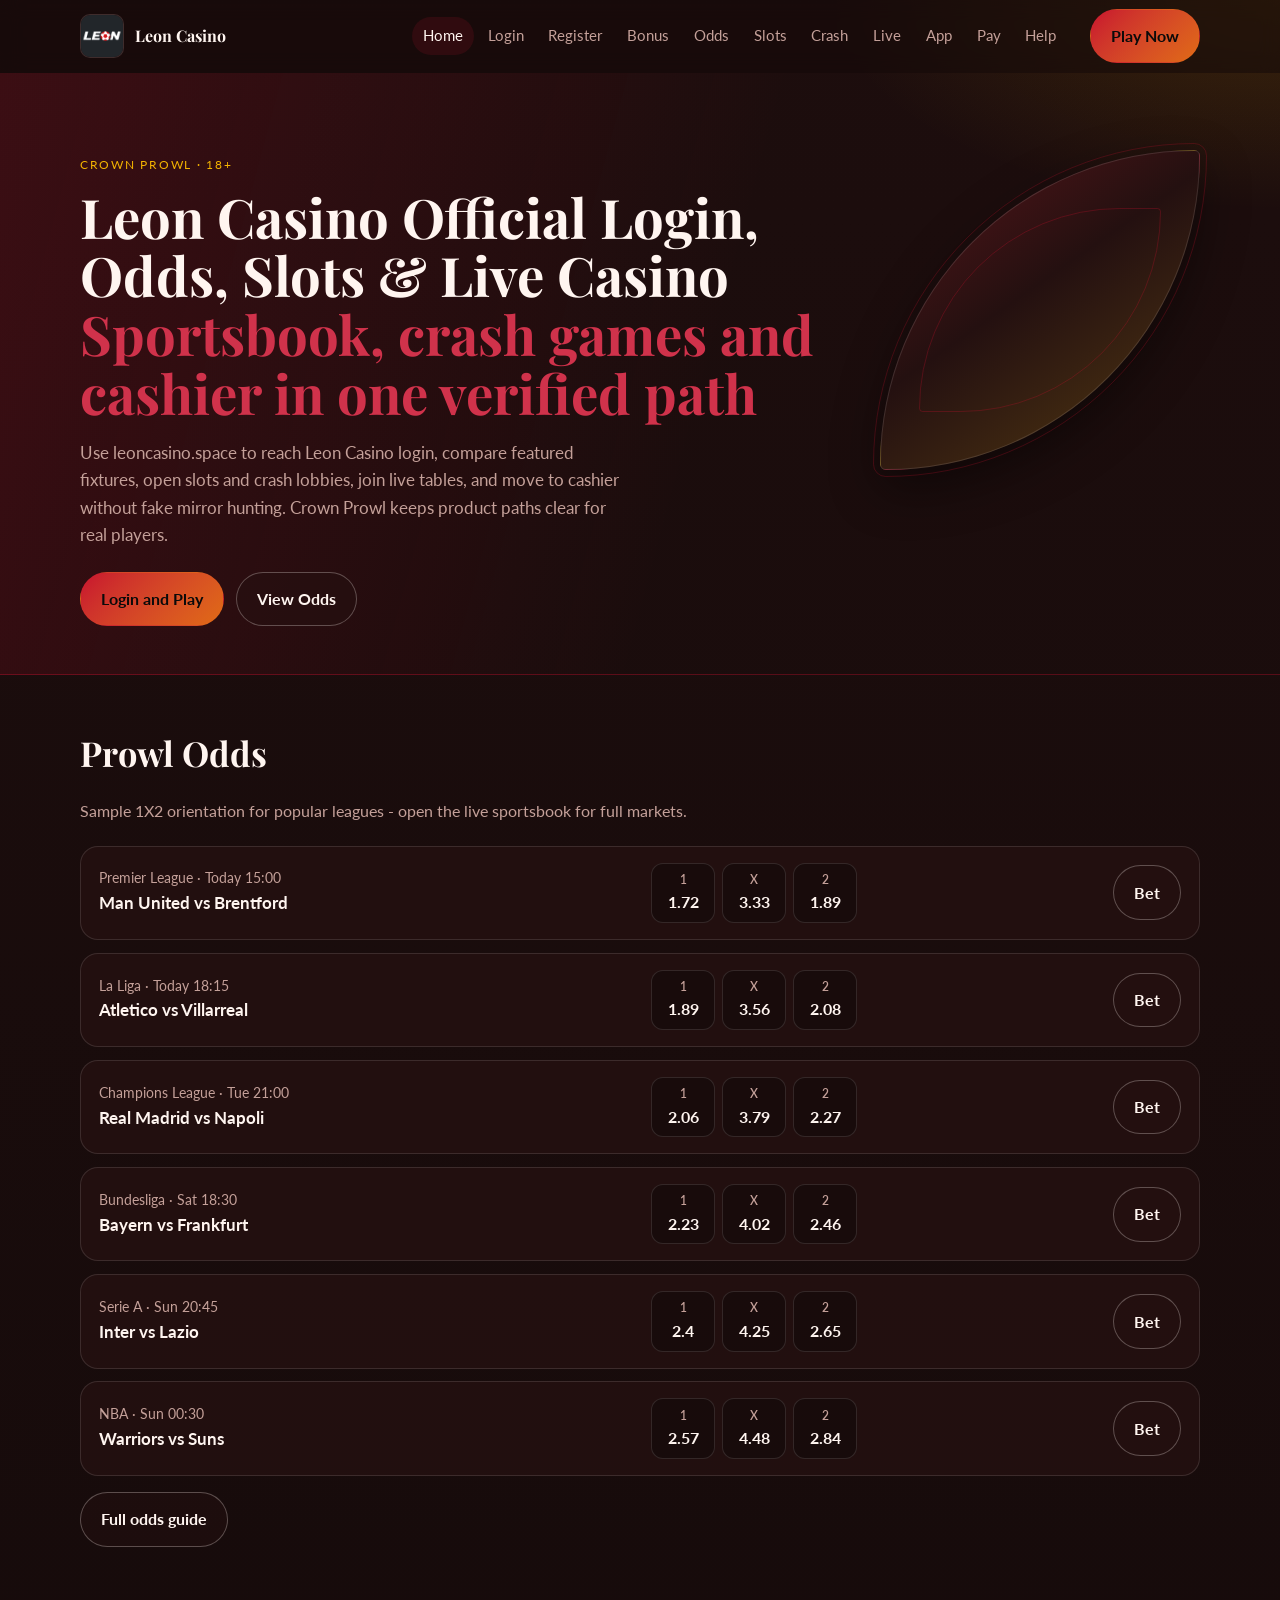
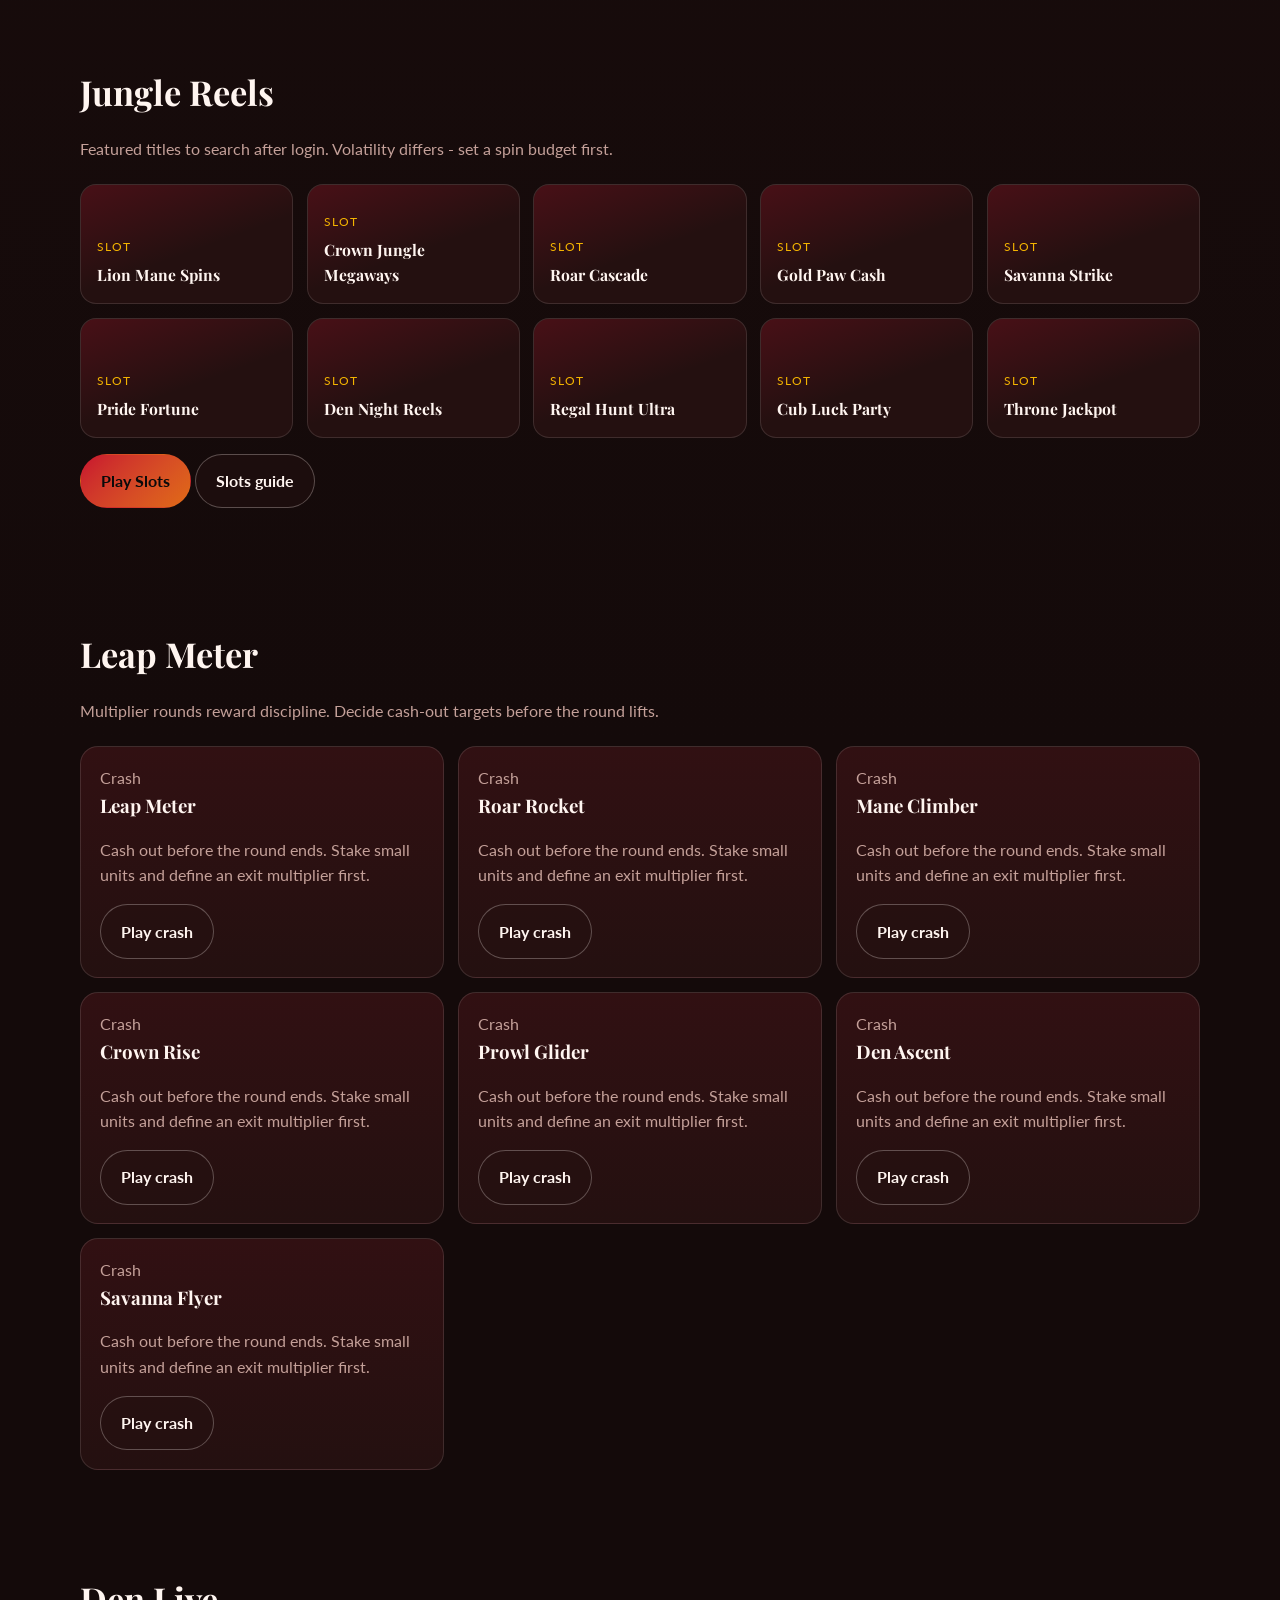
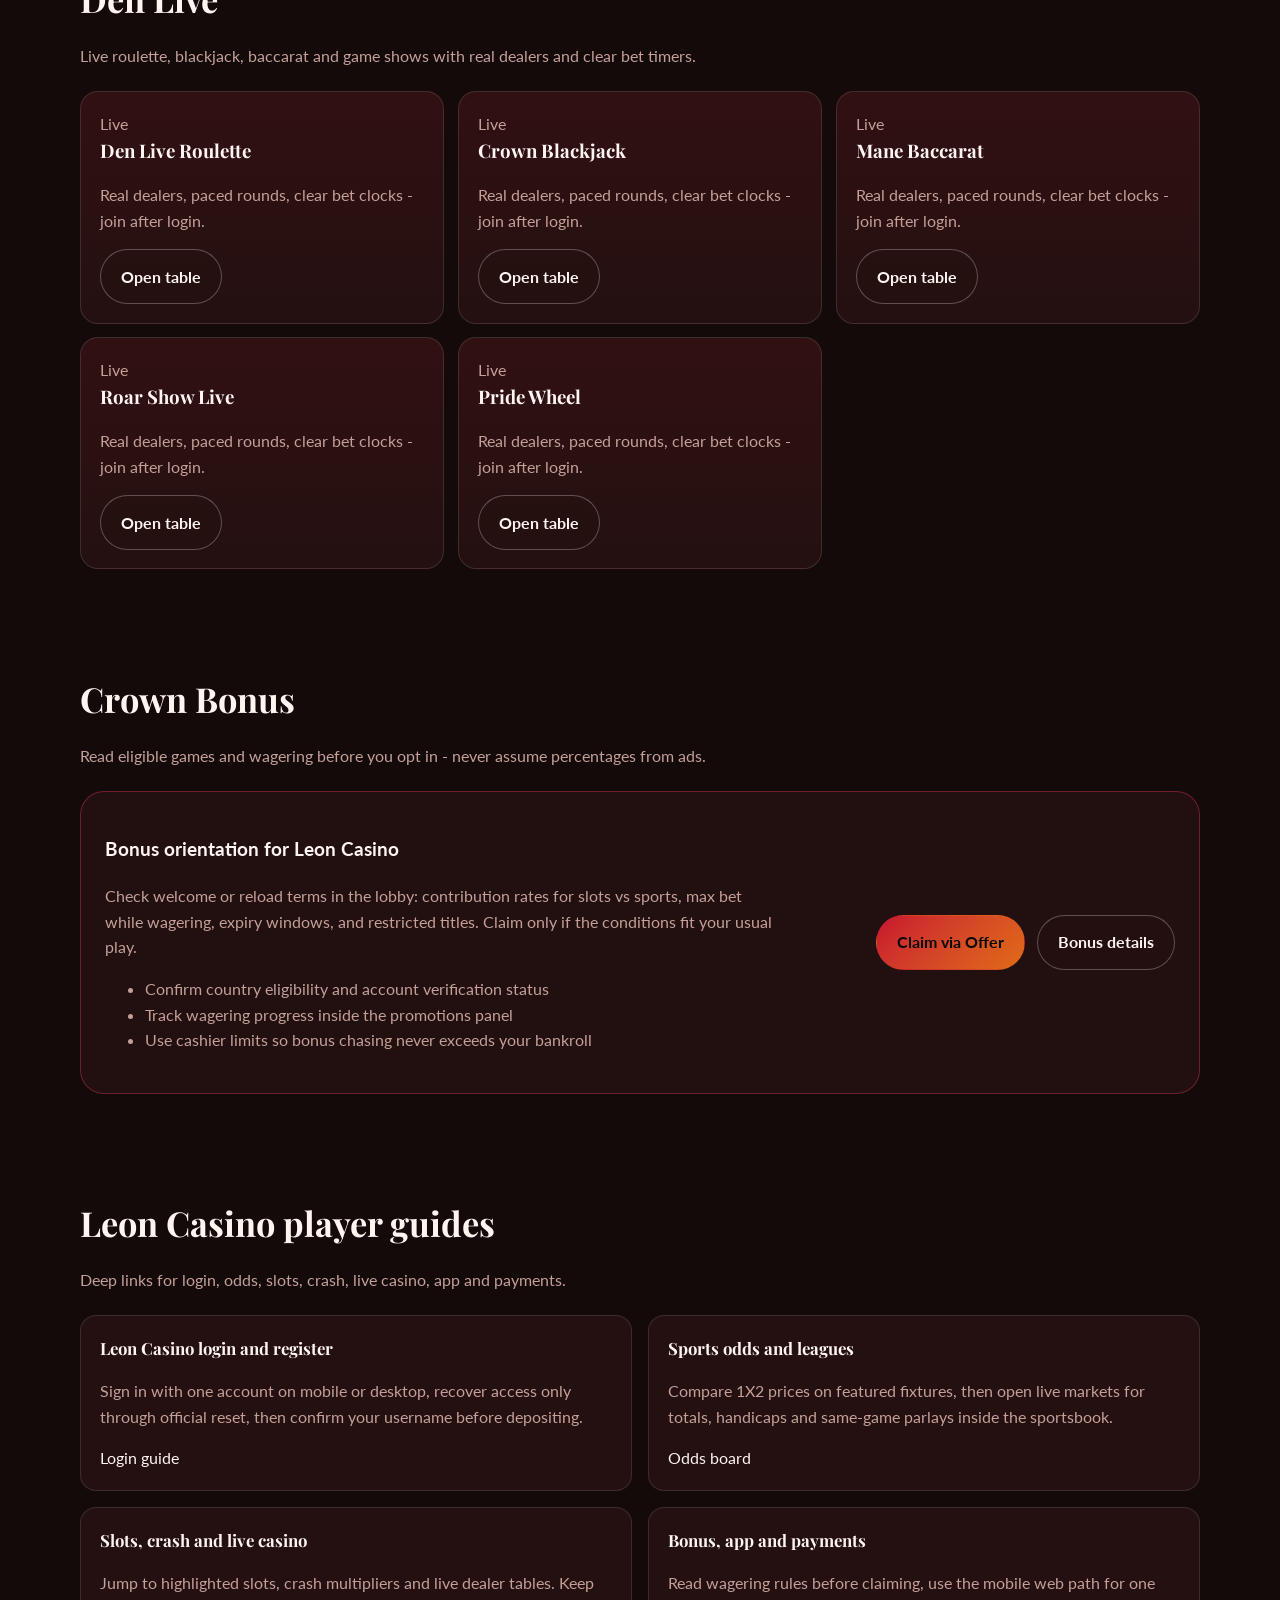
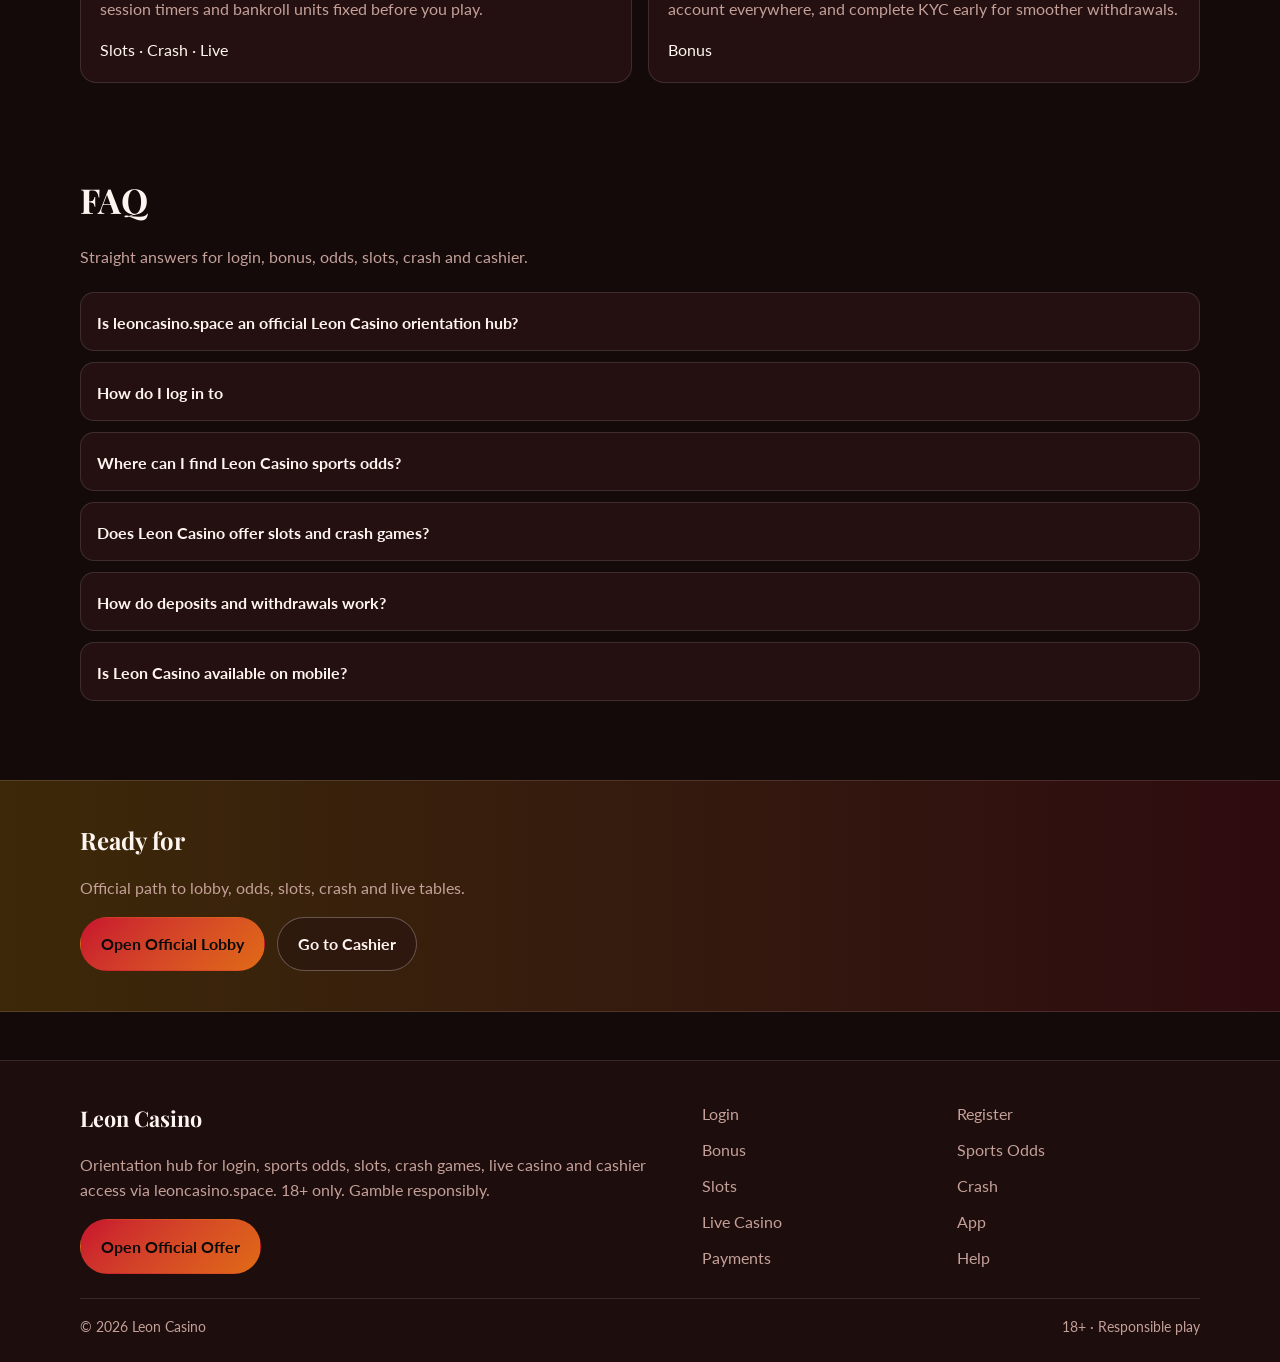
<file: index.html>
<!DOCTYPE html>
<html lang="en">
<head>
<meta charset="utf-8">
<meta name="viewport" content="width=device-width, initial-scale=1">
<title>Leon Casino Official Login, Sports Odds, Slots &amp; Live Casino | leoncasino.space</title>
<meta name="description" content="Leon Casino on leoncasino.space: fast login, sports odds, slots, crash games, live casino, bonus orientation and cashier access. Play via the official offer. 18+.">
<meta name="robots" content="index,follow,max-image-preview:large">
<link rel="canonical" href="https://leoncasino.space/">
<meta property="og:type" content="website">
<meta property="og:site_name" content="Leon Casino">
<meta property="og:title" content="Leon Casino Official Login, Sports Odds, Slots &amp; Live Casino | leoncasino.space">
<meta property="og:description" content="Leon Casino on leoncasino.space: fast login, sports odds, slots, crash games, live casino, bonus orientation and cashier access. Play via the official offer. 18+.">
<meta property="og:url" content="https://leoncasino.space/">
<meta property="og:image" content="https://leoncasino.space/assets/brand/logo.png">
<meta name="twitter:card" content="summary_large_image">
<meta name="twitter:title" content="Leon Casino Official Login, Sports Odds, Slots &amp; Live Casino | leoncasino.space">
<meta name="twitter:description" content="Leon Casino on leoncasino.space: fast login, sports odds, slots, crash games, live casino, bonus orientation and cashier access. Play via the official offer. 18+.">
<meta name="twitter:image" content="https://leoncasino.space/assets/brand/logo.png">
<link rel="icon" href="/favicon.png" type="image/png">
<link rel="apple-touch-icon" href="/assets/brand/logo.png">
<link rel="manifest" href="/site.webmanifest">
<link rel="preconnect" href="https://fonts.googleapis.com">
<link rel="preconnect" href="https://fonts.gstatic.com" crossorigin>
<link href="https://fonts.googleapis.com/css2?family=Playfair+Display:wght@600;700&family=Lato:wght@400;600;700&display=swap" rel="stylesheet">
<link rel="stylesheet" href="/css/styles.css">
<script type="application/ld+json">{"@context":"https://schema.org","@type":"FAQPage","url":"https://leoncasino.space/","mainEntity":[{"@type":"Question","name":"Is leoncasino.space an official Leon Casino orientation hub?","acceptedAnswer":{"@type":"Answer","text":"Yes. leoncasino.space helps you reach Leon Casino login, sports odds, slots, crash games, live casino and cashier via the verified offer link. Always confirm you land on the live platform after tapping Play."}},{"@type":"Question","name":"How do I log in to ","acceptedAnswer":{"@type":"Answer","text":"Open the official offer from leoncasino.space, enter your registered email or username and password, complete any security check, then confirm your account name appears in the lobby header."}},{"@type":"Question","name":"Where can I find Leon Casino sports odds?","acceptedAnswer":{"@type":"Answer","text":"Use the sports / odds section on this hub, then continue to the live Leon Casino sportsbook for 1X2, handicaps, totals and in-play markets across major leagues."}},{"@type":"Question","name":"Does Leon Casino offer slots and crash games?","acceptedAnswer":{"@type":"Answer","text":"Yes. Popular slots and crash titles are highlighted here so you can jump straight into the lobby catalog after login. Set a session budget before spinning."}},{"@type":"Question","name":"How do deposits and withdrawals work?","acceptedAnswer":{"@type":"Answer","text":"Fund via the cashier after login, complete KYC early if prompted, and use the same verified methods for withdrawals. Keep billing details consistent with your profile."}},{"@type":"Question","name":"Is Leon Casino available on mobile?","acceptedAnswer":{"@type":"Answer","text":"One account works on phone and desktop browsers. Prefer a stable connection, avoid shared devices, and log out after cash sessions on borrowed phones."}}]}</script>
</head>
<body class="layout-3 home">
<header class="site-header" id="siteHeader">
<div class="wrap header-inner">
<a class="brand" href="/" aria-label="Leon Casino home"><img src="/assets/brand/logo.png" alt="Leon Casino logo" width="44" height="44"><span>Leon Casino</span></a>
<button class="nav-toggle" id="navToggle" aria-expanded="false" aria-controls="siteNav" type="button">Menu</button>
<nav class="site-nav" id="siteNav"><a class="nav-link is-active" href="/">Home</a><a class="nav-link" href="/mane-gate.html">Login</a><a class="nav-link" href="/roar-join.html">Register</a><a class="nav-link" href="/crown-bonus.html">Bonus</a><a class="nav-link" href="/prowl-odds.html">Odds</a><a class="nav-link" href="/jungle-reels.html">Slots</a><a class="nav-link" href="/leap-meter.html">Crash</a><a class="nav-link" href="/den-live.html">Live</a><a class="nav-link" href="/paw-app.html">App</a><a class="nav-link" href="/vault-pay.html">Pay</a><a class="nav-link" href="/keeper-help.html">Help</a></nav>
<a class="btn btn-accent header-cta" href="https://martell891.online/8H3xszKD?sub_id_1=leoncasino.space" rel="nofollow sponsored noopener" target="_blank">Play Now</a>
</div>
</header>
<section class="hero"><div class="hero-band"><div class="wrap"><div class="hero-grid">
<div class="hero-copy">
<div class="eyebrow">Crown Prowl · 18+</div>
<h1>Leon Casino Official Login, Odds, Slots &amp; Live Casino<span>Sportsbook, crash games and cashier in one verified path</span></h1>
<p class="lead">Use leoncasino.space to reach Leon Casino login, compare featured fixtures, open slots and crash lobbies, join live tables, and move to cashier without fake mirror hunting. Crown Prowl keeps product paths clear for real players.</p>
<div class="cta-row">
<a class="btn btn-accent" href="https://martell891.online/8H3xszKD?sub_id_1=leoncasino.space" rel="nofollow sponsored noopener" target="_blank">Login and Play</a>
<a class="btn btn-ghost" href="/prowl-odds.html">View Odds</a>
</div></div>
<div class="hero-visual" role="img" aria-label="Leon Casino arena visual"></div>
</div></div></div></section>
<section class="section" id="odds"><div class="wrap">
<div class="section-head"><h2>Prowl Odds</h2><p class="mute">Sample 1X2 orientation for popular leagues - open the live sportsbook for full markets.</p></div>
<div class="odds-board"><article class="odds-row">
<div><div class="odds-meta">Premier League · Today 15:00</div>
<div class="odds-match">Man United vs Brentford</div></div>
<div class="odds-prices"><div class="price"><small>1</small>1.72</div><div class="price"><small>X</small>3.33</div><div class="price"><small>2</small>1.89</div></div>
<a class="btn btn-ghost" href="https://martell891.online/8H3xszKD?sub_id_1=leoncasino.space" rel="nofollow sponsored noopener" target="_blank">Bet</a>
</article>
<article class="odds-row">
<div><div class="odds-meta">La Liga · Today 18:15</div>
<div class="odds-match">Atletico vs Villarreal</div></div>
<div class="odds-prices"><div class="price"><small>1</small>1.89</div><div class="price"><small>X</small>3.56</div><div class="price"><small>2</small>2.08</div></div>
<a class="btn btn-ghost" href="https://martell891.online/8H3xszKD?sub_id_1=leoncasino.space" rel="nofollow sponsored noopener" target="_blank">Bet</a>
</article>
<article class="odds-row">
<div><div class="odds-meta">Champions League · Tue 21:00</div>
<div class="odds-match">Real Madrid vs Napoli</div></div>
<div class="odds-prices"><div class="price"><small>1</small>2.06</div><div class="price"><small>X</small>3.79</div><div class="price"><small>2</small>2.27</div></div>
<a class="btn btn-ghost" href="https://martell891.online/8H3xszKD?sub_id_1=leoncasino.space" rel="nofollow sponsored noopener" target="_blank">Bet</a>
</article>
<article class="odds-row">
<div><div class="odds-meta">Bundesliga · Sat 18:30</div>
<div class="odds-match">Bayern vs Frankfurt</div></div>
<div class="odds-prices"><div class="price"><small>1</small>2.23</div><div class="price"><small>X</small>4.02</div><div class="price"><small>2</small>2.46</div></div>
<a class="btn btn-ghost" href="https://martell891.online/8H3xszKD?sub_id_1=leoncasino.space" rel="nofollow sponsored noopener" target="_blank">Bet</a>
</article>
<article class="odds-row">
<div><div class="odds-meta">Serie A · Sun 20:45</div>
<div class="odds-match">Inter vs Lazio</div></div>
<div class="odds-prices"><div class="price"><small>1</small>2.4</div><div class="price"><small>X</small>4.25</div><div class="price"><small>2</small>2.65</div></div>
<a class="btn btn-ghost" href="https://martell891.online/8H3xszKD?sub_id_1=leoncasino.space" rel="nofollow sponsored noopener" target="_blank">Bet</a>
</article>
<article class="odds-row">
<div><div class="odds-meta">NBA · Sun 00:30</div>
<div class="odds-match">Warriors vs Suns</div></div>
<div class="odds-prices"><div class="price"><small>1</small>2.57</div><div class="price"><small>X</small>4.48</div><div class="price"><small>2</small>2.84</div></div>
<a class="btn btn-ghost" href="https://martell891.online/8H3xszKD?sub_id_1=leoncasino.space" rel="nofollow sponsored noopener" target="_blank">Bet</a>
</article></div>
<p style="margin-top:1rem"><a class="btn btn-ghost" href="/prowl-odds.html">Full odds guide</a></p>
</div></section>
<section class="section" id="slots"><div class="wrap">
<div class="section-head"><h2>Jungle Reels</h2><p class="mute">Featured titles to search after login. Volatility differs - set a spin budget first.</p></div>
<div class="card-grid"><article class="game-card"><div class="tag">Slot</div><h3>Lion Mane Spins</h3></article><article class="game-card"><div class="tag">Slot</div><h3>Crown Jungle Megaways</h3></article><article class="game-card"><div class="tag">Slot</div><h3>Roar Cascade</h3></article><article class="game-card"><div class="tag">Slot</div><h3>Gold Paw Cash</h3></article><article class="game-card"><div class="tag">Slot</div><h3>Savanna Strike</h3></article><article class="game-card"><div class="tag">Slot</div><h3>Pride Fortune</h3></article><article class="game-card"><div class="tag">Slot</div><h3>Den Night Reels</h3></article><article class="game-card"><div class="tag">Slot</div><h3>Regal Hunt Ultra</h3></article><article class="game-card"><div class="tag">Slot</div><h3>Cub Luck Party</h3></article><article class="game-card"><div class="tag">Slot</div><h3>Throne Jackpot</h3></article></div>
<p style="margin-top:1rem"><a class="btn btn-accent" href="https://martell891.online/8H3xszKD?sub_id_1=leoncasino.space" rel="nofollow sponsored noopener" target="_blank">Play Slots</a>
<a class="btn btn-ghost" href="/jungle-reels.html">Slots guide</a></p>
</div></section>
<section class="section" id="crash"><div class="wrap">
<div class="section-head"><h2>Leap Meter</h2><p class="mute">Multiplier rounds reward discipline. Decide cash-out targets before the round lifts.</p></div>
<div class="crash-grid"><article class="panel"><div class="tag mute">Crash</div><h3>Leap Meter</h3><p class="mute">Cash out before the round ends. Stake small units and define an exit multiplier first.</p><a class="btn btn-ghost" href="https://martell891.online/8H3xszKD?sub_id_1=leoncasino.space" rel="nofollow sponsored noopener" target="_blank">Play crash</a></article><article class="panel"><div class="tag mute">Crash</div><h3>Roar Rocket</h3><p class="mute">Cash out before the round ends. Stake small units and define an exit multiplier first.</p><a class="btn btn-ghost" href="https://martell891.online/8H3xszKD?sub_id_1=leoncasino.space" rel="nofollow sponsored noopener" target="_blank">Play crash</a></article><article class="panel"><div class="tag mute">Crash</div><h3>Mane Climber</h3><p class="mute">Cash out before the round ends. Stake small units and define an exit multiplier first.</p><a class="btn btn-ghost" href="https://martell891.online/8H3xszKD?sub_id_1=leoncasino.space" rel="nofollow sponsored noopener" target="_blank">Play crash</a></article><article class="panel"><div class="tag mute">Crash</div><h3>Crown Rise</h3><p class="mute">Cash out before the round ends. Stake small units and define an exit multiplier first.</p><a class="btn btn-ghost" href="https://martell891.online/8H3xszKD?sub_id_1=leoncasino.space" rel="nofollow sponsored noopener" target="_blank">Play crash</a></article><article class="panel"><div class="tag mute">Crash</div><h3>Prowl Glider</h3><p class="mute">Cash out before the round ends. Stake small units and define an exit multiplier first.</p><a class="btn btn-ghost" href="https://martell891.online/8H3xszKD?sub_id_1=leoncasino.space" rel="nofollow sponsored noopener" target="_blank">Play crash</a></article><article class="panel"><div class="tag mute">Crash</div><h3>Den Ascent</h3><p class="mute">Cash out before the round ends. Stake small units and define an exit multiplier first.</p><a class="btn btn-ghost" href="https://martell891.online/8H3xszKD?sub_id_1=leoncasino.space" rel="nofollow sponsored noopener" target="_blank">Play crash</a></article><article class="panel"><div class="tag mute">Crash</div><h3>Savanna Flyer</h3><p class="mute">Cash out before the round ends. Stake small units and define an exit multiplier first.</p><a class="btn btn-ghost" href="https://martell891.online/8H3xszKD?sub_id_1=leoncasino.space" rel="nofollow sponsored noopener" target="_blank">Play crash</a></article></div>
</div></section>
<section class="section" id="live"><div class="wrap">
<div class="section-head"><h2>Den Live</h2><p class="mute">Live roulette, blackjack, baccarat and game shows with real dealers and clear bet timers.</p></div>
<div class="live-grid"><article class="panel"><div class="tag mute">Live</div><h3>Den Live Roulette</h3><p class="mute">Real dealers, paced rounds, clear bet clocks - join after login.</p><a class="btn btn-ghost" href="https://martell891.online/8H3xszKD?sub_id_1=leoncasino.space" rel="nofollow sponsored noopener" target="_blank">Open table</a></article><article class="panel"><div class="tag mute">Live</div><h3>Crown Blackjack</h3><p class="mute">Real dealers, paced rounds, clear bet clocks - join after login.</p><a class="btn btn-ghost" href="https://martell891.online/8H3xszKD?sub_id_1=leoncasino.space" rel="nofollow sponsored noopener" target="_blank">Open table</a></article><article class="panel"><div class="tag mute">Live</div><h3>Mane Baccarat</h3><p class="mute">Real dealers, paced rounds, clear bet clocks - join after login.</p><a class="btn btn-ghost" href="https://martell891.online/8H3xszKD?sub_id_1=leoncasino.space" rel="nofollow sponsored noopener" target="_blank">Open table</a></article><article class="panel"><div class="tag mute">Live</div><h3>Roar Show Live</h3><p class="mute">Real dealers, paced rounds, clear bet clocks - join after login.</p><a class="btn btn-ghost" href="https://martell891.online/8H3xszKD?sub_id_1=leoncasino.space" rel="nofollow sponsored noopener" target="_blank">Open table</a></article><article class="panel"><div class="tag mute">Live</div><h3>Pride Wheel</h3><p class="mute">Real dealers, paced rounds, clear bet clocks - join after login.</p><a class="btn btn-ghost" href="https://martell891.online/8H3xszKD?sub_id_1=leoncasino.space" rel="nofollow sponsored noopener" target="_blank">Open table</a></article></div>
</div></section>
<section class="section" id="bonus"><div class="wrap">
<div class="section-head"><h2>Crown Bonus</h2><p class="mute">Read eligible games and wagering before you opt in - never assume percentages from ads.</p></div>
<div class="bonus-box"><div>
<h3>Bonus orientation for Leon Casino</h3>
<p class="mute">Check welcome or reload terms in the lobby: contribution rates for slots vs sports, max bet while wagering, expiry windows, and restricted titles. Claim only if the conditions fit your usual play.</p>
<ul class="mute"><li>Confirm country eligibility and account verification status</li><li>Track wagering progress inside the promotions panel</li><li>Use cashier limits so bonus chasing never exceeds your bankroll</li></ul>
</div>
<div class="cta-row" style="justify-content:flex-end">
<a class="btn btn-accent" href="https://martell891.online/8H3xszKD?sub_id_1=leoncasino.space" rel="nofollow sponsored noopener" target="_blank">Claim via Offer</a>
<a class="btn btn-ghost" href="/crown-bonus.html">Bonus details</a>
</div></div></div></section>
<section class="section" id="seo"><div class="wrap">
<div class="section-head"><h2>Leon Casino player guides</h2><p class="mute">Deep links for login, odds, slots, crash, live casino, app and payments.</p></div>
<div class="seo-stack"><article class="seo-card"><h3>Leon Casino login and register</h3><p class="mute">Sign in with one account on mobile or desktop, recover access only through official reset, then confirm your username before depositing.</p><a href="/mane-gate.html">Login guide</a></article>
<article class="seo-card"><h3>Sports odds and leagues</h3><p class="mute">Compare 1X2 prices on featured fixtures, then open live markets for totals, handicaps and same-game parlays inside the sportsbook.</p><a href="/prowl-odds.html">Odds board</a></article>
<article class="seo-card"><h3>Slots, crash and live casino</h3><p class="mute">Jump to highlighted slots, crash multipliers and live dealer tables. Keep session timers and bankroll units fixed before you play.</p><a href="/jungle-reels.html">Slots</a> · <a href="/leap-meter.html">Crash</a> · <a href="/den-live.html">Live</a></article>
<article class="seo-card"><h3>Bonus, app and payments</h3><p class="mute">Read wagering rules before claiming, use the mobile web path for one account everywhere, and complete KYC early for smoother withdrawals.</p><a href="/crown-bonus.html">Bonus</a></article></div>
</div></section>
<section class="faq wrap" id="faq"><div class="section-head"><h2>FAQ</h2><p class="mute">Straight answers for login, bonus, odds, slots, crash and cashier.</p></div><div class="faq-list"><details class="faq-item"><summary>Is leoncasino.space an official Leon Casino orientation hub?</summary><p>Yes. leoncasino.space helps you reach Leon Casino login, sports odds, slots, crash games, live casino and cashier via the verified offer link. Always confirm you land on the live platform after tapping Play.</p></details><details class="faq-item"><summary>How do I log in to </summary><p>Open the official offer from leoncasino.space, enter your registered email or username and password, complete any security check, then confirm your account name appears in the lobby header.</p></details><details class="faq-item"><summary>Where can I find Leon Casino sports odds?</summary><p>Use the sports / odds section on this hub, then continue to the live Leon Casino sportsbook for 1X2, handicaps, totals and in-play markets across major leagues.</p></details><details class="faq-item"><summary>Does Leon Casino offer slots and crash games?</summary><p>Yes. Popular slots and crash titles are highlighted here so you can jump straight into the lobby catalog after login. Set a session budget before spinning.</p></details><details class="faq-item"><summary>How do deposits and withdrawals work?</summary><p>Fund via the cashier after login, complete KYC early if prompted, and use the same verified methods for withdrawals. Keep billing details consistent with your profile.</p></details><details class="faq-item"><summary>Is Leon Casino available on mobile?</summary><p>One account works on phone and desktop browsers. Prefer a stable connection, avoid shared devices, and log out after cash sessions on borrowed phones.</p></details></div></section>
<section class="cta-band"><div class="wrap cta-inner">
<h2>Ready for </h2>
<p class="mute">Official path to lobby, odds, slots, crash and live tables.</p>
<div class="cta-row">
<a class="btn btn-accent" href="https://martell891.online/8H3xszKD?sub_id_1=leoncasino.space" rel="nofollow sponsored noopener" target="_blank">Open Official Lobby</a>
<a class="btn btn-ghost" href="https://martell891.online/8H3xszKD?sub_id_1=leoncasino.space" rel="nofollow sponsored noopener" target="_blank">Go to Cashier</a>
</div></div></section>
<footer class="site-footer">
<div class="wrap footer-grid">
<div>
<div class="footer-brand">Leon Casino</div>
<p class="mute">Orientation hub for login, sports odds, slots, crash games, live casino and cashier access via leoncasino.space. 18+ only. Gamble responsibly.</p>
<a class="btn btn-accent" href="https://martell891.online/8H3xszKD?sub_id_1=leoncasino.space" rel="nofollow sponsored noopener" target="_blank">Open Official Offer</a>
</div>
<div class="footer-links"><a href="/mane-gate.html">Login</a><a href="/roar-join.html">Register</a><a href="/crown-bonus.html">Bonus</a><a href="/prowl-odds.html">Sports Odds</a><a href="/jungle-reels.html">Slots</a><a href="/leap-meter.html">Crash</a><a href="/den-live.html">Live Casino</a><a href="/paw-app.html">App</a><a href="/vault-pay.html">Payments</a><a href="/keeper-help.html">Help</a></div>
</div>
<div class="wrap footer-base"><span>&copy; 2026 Leon Casino</span><span>18+ &middot; Responsible play</span></div>
</footer>
<script src="/js/main.js"></script>
</body>
</html>
</file>
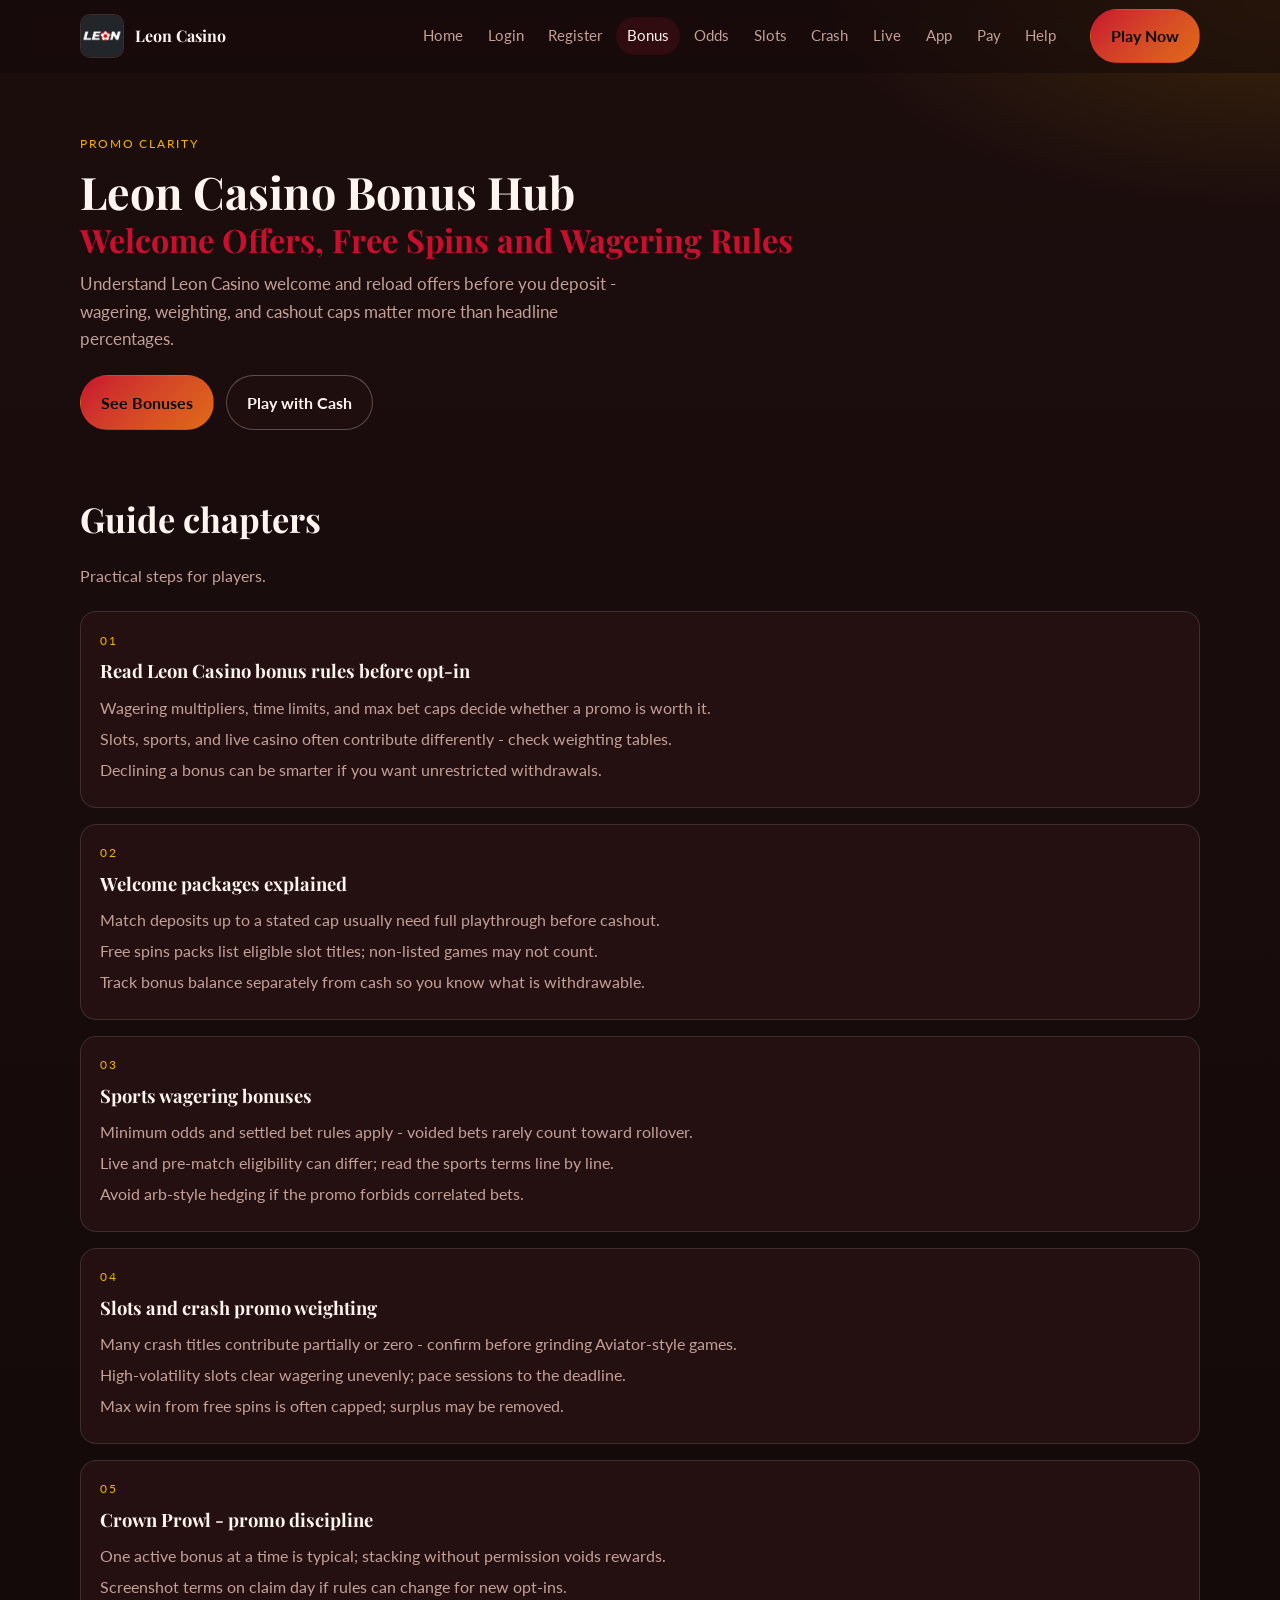
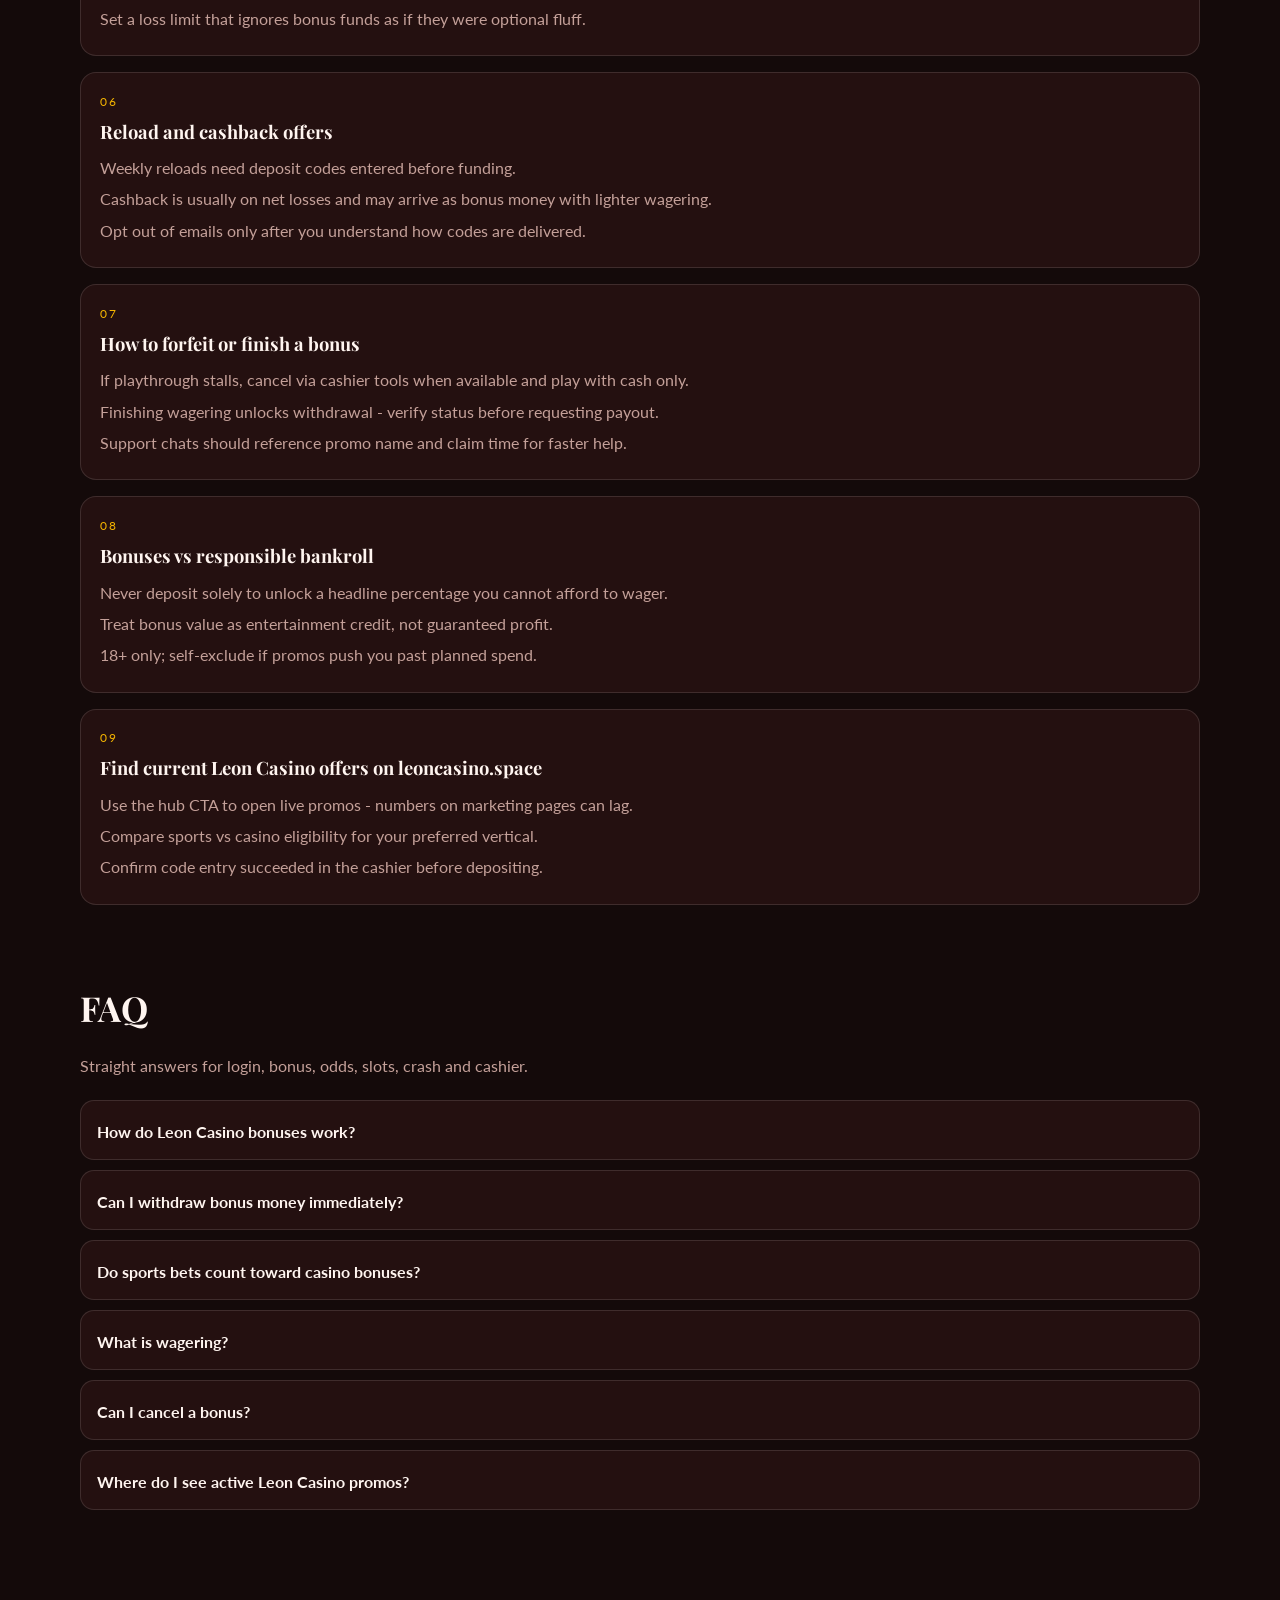
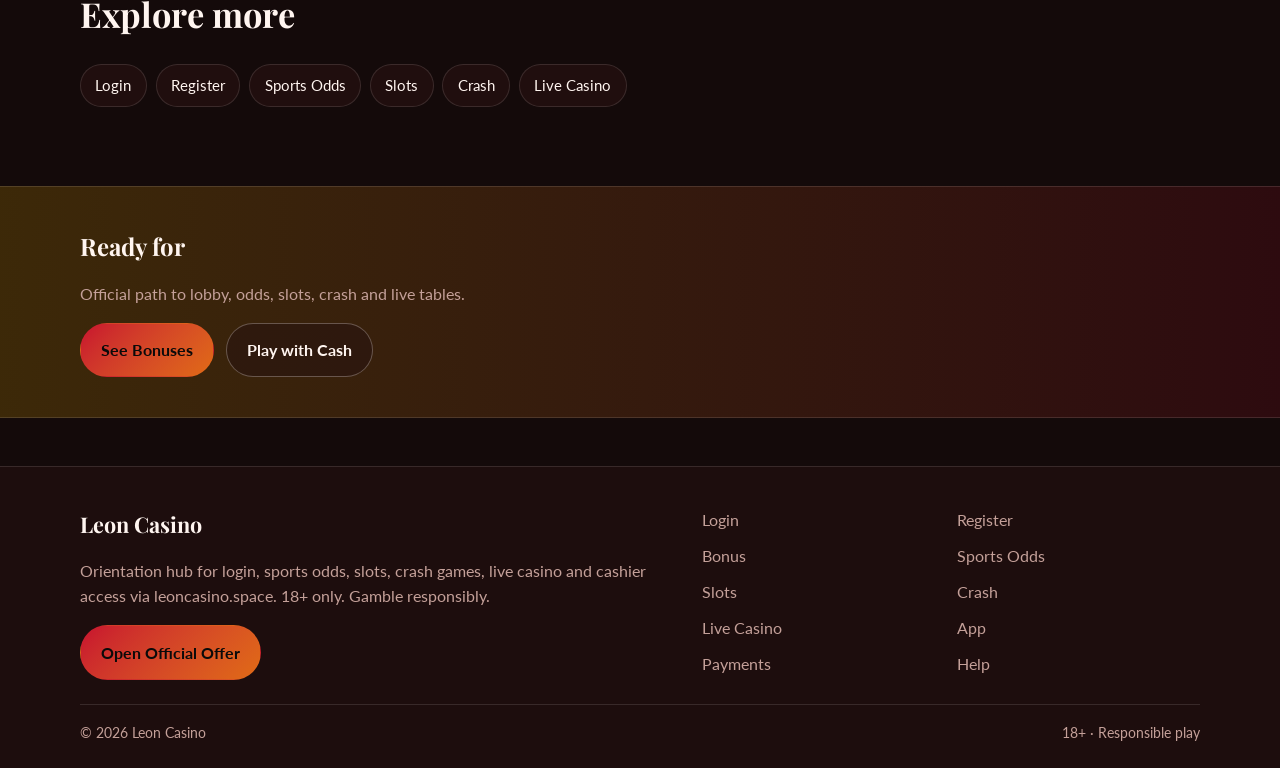
<file: crown-bonus.html>
<!DOCTYPE html>
<html lang="en">
<head>
<meta charset="utf-8">
<meta name="viewport" content="width=device-width, initial-scale=1">
<title>Leon Casino Bonus - Welcome Offers and Wagering | leoncasino.space</title>
<meta name="description" content="Explore Leon Casino bonuses on leoncasino.space: welcome packs, free spins, sports promos, wagering tips and responsible opt-in guidance. 18+.">
<meta name="robots" content="index,follow,max-image-preview:large">
<link rel="canonical" href="https://leoncasino.space/crown-bonus.html">
<meta property="og:type" content="website">
<meta property="og:site_name" content="Leon Casino">
<meta property="og:title" content="Leon Casino Bonus - Welcome Offers and Wagering | leoncasino.space">
<meta property="og:description" content="Explore Leon Casino bonuses on leoncasino.space: welcome packs, free spins, sports promos, wagering tips and responsible opt-in guidance. 18+.">
<meta property="og:url" content="https://leoncasino.space/crown-bonus.html">
<meta property="og:image" content="https://leoncasino.space/assets/brand/logo.png">
<meta name="twitter:card" content="summary_large_image">
<meta name="twitter:title" content="Leon Casino Bonus - Welcome Offers and Wagering | leoncasino.space">
<meta name="twitter:description" content="Explore Leon Casino bonuses on leoncasino.space: welcome packs, free spins, sports promos, wagering tips and responsible opt-in guidance. 18+.">
<meta name="twitter:image" content="https://leoncasino.space/assets/brand/logo.png">
<link rel="icon" href="/favicon.png" type="image/png">
<link rel="apple-touch-icon" href="/assets/brand/logo.png">
<link rel="manifest" href="/site.webmanifest">
<link rel="preconnect" href="https://fonts.googleapis.com">
<link rel="preconnect" href="https://fonts.gstatic.com" crossorigin>
<link href="https://fonts.googleapis.com/css2?family=Playfair+Display:wght@600;700&family=Lato:wght@400;600;700&display=swap" rel="stylesheet">
<link rel="stylesheet" href="/css/styles.css">
<script type="application/ld+json">{"@context":"https://schema.org","@type":"FAQPage","url":"https://leoncasino.space/crown-bonus.html","mainEntity":[{"@type":"Question","name":"How do Leon Casino bonuses work?","acceptedAnswer":{"@type":"Answer","text":"Most offers add bonus funds or spins that must meet wagering before withdrawal. Read multiplier, time limit, game weighting, and max bet rules first."}},{"@type":"Question","name":"Can I withdraw bonus money immediately?","acceptedAnswer":{"@type":"Answer","text":"No. Complete the stated wagering requirements. Cash deposits may also be locked until the bonus is cleared or cancelled."}},{"@type":"Question","name":"Do sports bets count toward casino bonuses?","acceptedAnswer":{"@type":"Answer","text":"Often at a reduced percentage or not at all. Check the contribution table for sports, live, slots, and crash."}},{"@type":"Question","name":"What is wagering?","acceptedAnswer":{"@type":"Answer","text":"Wagering is the multiple of bonus (and sometimes deposit) you must stake before funds become withdrawable cash."}},{"@type":"Question","name":"Can I cancel a bonus?","acceptedAnswer":{"@type":"Answer","text":"Many platforms allow cancel in cashier. Cancelling usually removes bonus funds and related winnings."}},{"@type":"Question","name":"Where do I see active Leon Casino promos?","acceptedAnswer":{"@type":"Answer","text":"Open the offer from leoncasino.space and check the in-account promotions page for codes and eligibility."}}]}</script>
</head>
<body class="layout-3 page">
<header class="site-header" id="siteHeader">
<div class="wrap header-inner">
<a class="brand" href="/" aria-label="Leon Casino home"><img src="/assets/brand/logo.png" alt="Leon Casino logo" width="44" height="44"><span>Leon Casino</span></a>
<button class="nav-toggle" id="navToggle" aria-expanded="false" aria-controls="siteNav" type="button">Menu</button>
<nav class="site-nav" id="siteNav"><a class="nav-link" href="/">Home</a><a class="nav-link" href="/mane-gate.html">Login</a><a class="nav-link" href="/roar-join.html">Register</a><a class="nav-link is-active" href="/crown-bonus.html">Bonus</a><a class="nav-link" href="/prowl-odds.html">Odds</a><a class="nav-link" href="/jungle-reels.html">Slots</a><a class="nav-link" href="/leap-meter.html">Crash</a><a class="nav-link" href="/den-live.html">Live</a><a class="nav-link" href="/paw-app.html">App</a><a class="nav-link" href="/vault-pay.html">Pay</a><a class="nav-link" href="/keeper-help.html">Help</a></nav>
<a class="btn btn-accent header-cta" href="https://martell891.online/8H3xszKD?sub_id_1=leoncasino.space" rel="nofollow sponsored noopener" target="_blank">Play Now</a>
</div>
</header>
<section class="page-hero"><div class="wrap">
<div class="eyebrow">Promo clarity</div>
<h1>Leon Casino Bonus Hub<em>Welcome Offers, Free Spins and Wagering Rules</em></h1>
<p class="lead">Understand Leon Casino welcome and reload offers before you deposit - wagering, weighting, and cashout caps matter more than headline percentages.</p>
<div class="cta-row">
<a class="btn btn-accent" href="https://martell891.online/8H3xszKD?sub_id_1=leoncasino.space" rel="nofollow sponsored noopener" target="_blank">See Bonuses</a>
<a class="btn btn-ghost" href="https://martell891.online/8H3xszKD?sub_id_1=leoncasino.space" rel="nofollow sponsored noopener" target="_blank">Play with Cash</a>
</div>

</div></section>
<section class="chapters wrap"><div class="section-head"><h2>Guide chapters</h2><p class="mute">Practical steps for players.</p></div><div class="chapter-grid"><article class="chapter"><div class="chapter-n">01</div><h3>Read Leon Casino bonus rules before opt-in</h3><p>Wagering multipliers, time limits, and max bet caps decide whether a promo is worth it.</p><p>Slots, sports, and live casino often contribute differently - check weighting tables.</p><p>Declining a bonus can be smarter if you want unrestricted withdrawals.</p></article><article class="chapter"><div class="chapter-n">02</div><h3>Welcome packages explained</h3><p>Match deposits up to a stated cap usually need full playthrough before cashout.</p><p>Free spins packs list eligible slot titles; non-listed games may not count.</p><p>Track bonus balance separately from cash so you know what is withdrawable.</p></article><article class="chapter"><div class="chapter-n">03</div><h3>Sports wagering bonuses</h3><p>Minimum odds and settled bet rules apply - voided bets rarely count toward rollover.</p><p>Live and pre-match eligibility can differ; read the sports terms line by line.</p><p>Avoid arb-style hedging if the promo forbids correlated bets.</p></article><article class="chapter"><div class="chapter-n">04</div><h3>Slots and crash promo weighting</h3><p>Many crash titles contribute partially or zero - confirm before grinding Aviator-style games.</p><p>High-volatility slots clear wagering unevenly; pace sessions to the deadline.</p><p>Max win from free spins is often capped; surplus may be removed.</p></article><article class="chapter"><div class="chapter-n">05</div><h3>Crown Prowl - promo discipline</h3><p>One active bonus at a time is typical; stacking without permission voids rewards.</p><p>Screenshot terms on claim day if rules can change for new opt-ins.</p><p>Set a loss limit that ignores bonus funds as if they were optional fluff.</p></article><article class="chapter"><div class="chapter-n">06</div><h3>Reload and cashback offers</h3><p>Weekly reloads need deposit codes entered before funding.</p><p>Cashback is usually on net losses and may arrive as bonus money with lighter wagering.</p><p>Opt out of emails only after you understand how codes are delivered.</p></article><article class="chapter"><div class="chapter-n">07</div><h3>How to forfeit or finish a bonus</h3><p>If playthrough stalls, cancel via cashier tools when available and play with cash only.</p><p>Finishing wagering unlocks withdrawal - verify status before requesting payout.</p><p>Support chats should reference promo name and claim time for faster help.</p></article><article class="chapter"><div class="chapter-n">08</div><h3>Bonuses vs responsible bankroll</h3><p>Never deposit solely to unlock a headline percentage you cannot afford to wager.</p><p>Treat bonus value as entertainment credit, not guaranteed profit.</p><p>18+ only; self-exclude if promos push you past planned spend.</p></article><article class="chapter"><div class="chapter-n">09</div><h3>Find current Leon Casino offers on leoncasino.space</h3><p>Use the hub CTA to open live promos - numbers on marketing pages can lag.</p><p>Compare sports vs casino eligibility for your preferred vertical.</p><p>Confirm code entry succeeded in the cashier before depositing.</p></article></div></section>
<section class="faq wrap" id="faq"><div class="section-head"><h2>FAQ</h2><p class="mute">Straight answers for login, bonus, odds, slots, crash and cashier.</p></div><div class="faq-list"><details class="faq-item"><summary>How do Leon Casino bonuses work?</summary><p>Most offers add bonus funds or spins that must meet wagering before withdrawal. Read multiplier, time limit, game weighting, and max bet rules first.</p></details><details class="faq-item"><summary>Can I withdraw bonus money immediately?</summary><p>No. Complete the stated wagering requirements. Cash deposits may also be locked until the bonus is cleared or cancelled.</p></details><details class="faq-item"><summary>Do sports bets count toward casino bonuses?</summary><p>Often at a reduced percentage or not at all. Check the contribution table for sports, live, slots, and crash.</p></details><details class="faq-item"><summary>What is wagering?</summary><p>Wagering is the multiple of bonus (and sometimes deposit) you must stake before funds become withdrawable cash.</p></details><details class="faq-item"><summary>Can I cancel a bonus?</summary><p>Many platforms allow cancel in cashier. Cancelling usually removes bonus funds and related winnings.</p></details><details class="faq-item"><summary>Where do I see active Leon Casino promos?</summary><p>Open the offer from leoncasino.space and check the in-account promotions page for codes and eligibility.</p></details></div></section>
<section class="related wrap"><div class="section-head"><h2>Explore more</h2></div><div class="chip-row"><a class="chip" href="/mane-gate.html">Login</a><a class="chip" href="/roar-join.html">Register</a><a class="chip" href="/prowl-odds.html">Sports Odds</a><a class="chip" href="/jungle-reels.html">Slots</a><a class="chip" href="/leap-meter.html">Crash</a><a class="chip" href="/den-live.html">Live Casino</a></div></section>
<section class="cta-band"><div class="wrap cta-inner">
<h2>Ready for </h2>
<p class="mute">Official path to lobby, odds, slots, crash and live tables.</p>
<div class="cta-row">
<a class="btn btn-accent" href="https://martell891.online/8H3xszKD?sub_id_1=leoncasino.space" rel="nofollow sponsored noopener" target="_blank">See Bonuses</a>
<a class="btn btn-ghost" href="https://martell891.online/8H3xszKD?sub_id_1=leoncasino.space" rel="nofollow sponsored noopener" target="_blank">Play with Cash</a>
</div></div></section>
<footer class="site-footer">
<div class="wrap footer-grid">
<div>
<div class="footer-brand">Leon Casino</div>
<p class="mute">Orientation hub for login, sports odds, slots, crash games, live casino and cashier access via leoncasino.space. 18+ only. Gamble responsibly.</p>
<a class="btn btn-accent" href="https://martell891.online/8H3xszKD?sub_id_1=leoncasino.space" rel="nofollow sponsored noopener" target="_blank">Open Official Offer</a>
</div>
<div class="footer-links"><a href="/mane-gate.html">Login</a><a href="/roar-join.html">Register</a><a href="/crown-bonus.html">Bonus</a><a href="/prowl-odds.html">Sports Odds</a><a href="/jungle-reels.html">Slots</a><a href="/leap-meter.html">Crash</a><a href="/den-live.html">Live Casino</a><a href="/paw-app.html">App</a><a href="/vault-pay.html">Payments</a><a href="/keeper-help.html">Help</a></div>
</div>
<div class="wrap footer-base"><span>&copy; 2026 Leon Casino</span><span>18+ &middot; Responsible play</span></div>
</footer>
<script src="/js/main.js"></script>
</body>
</html>
</file>
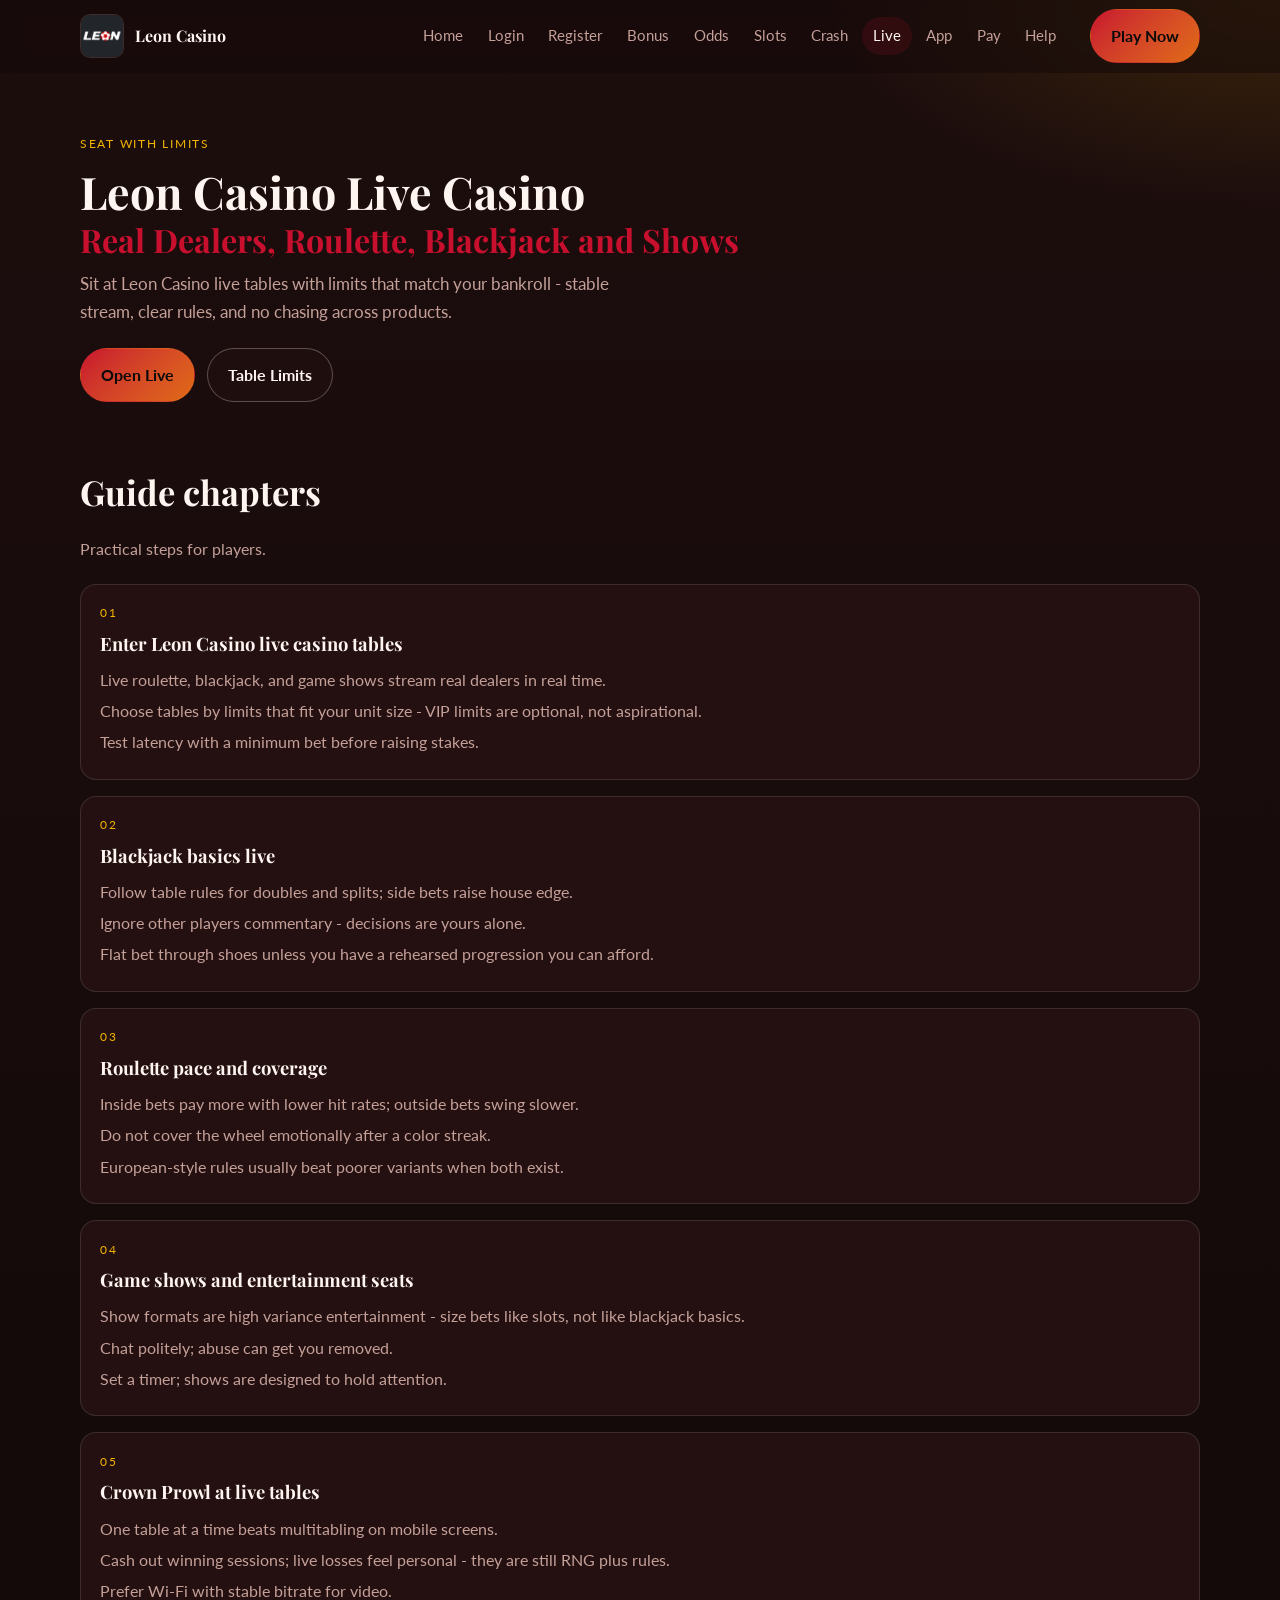
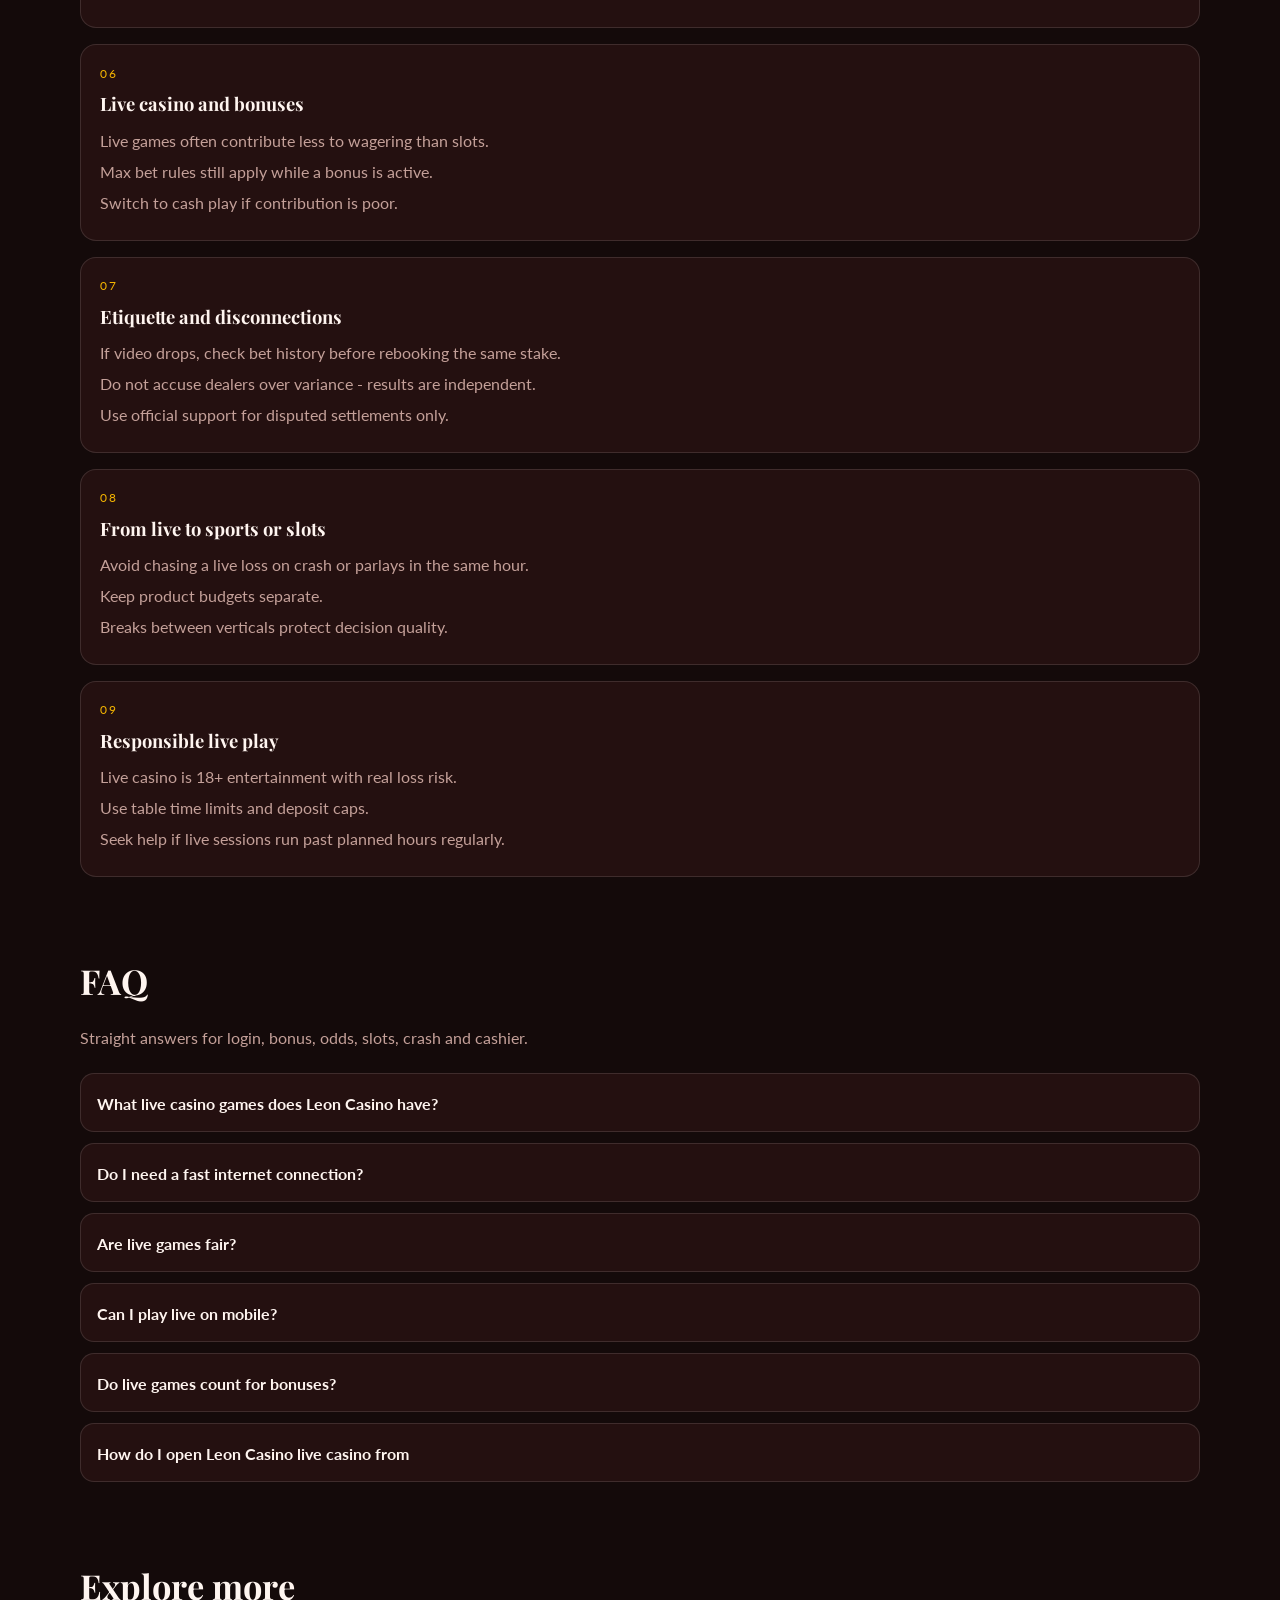
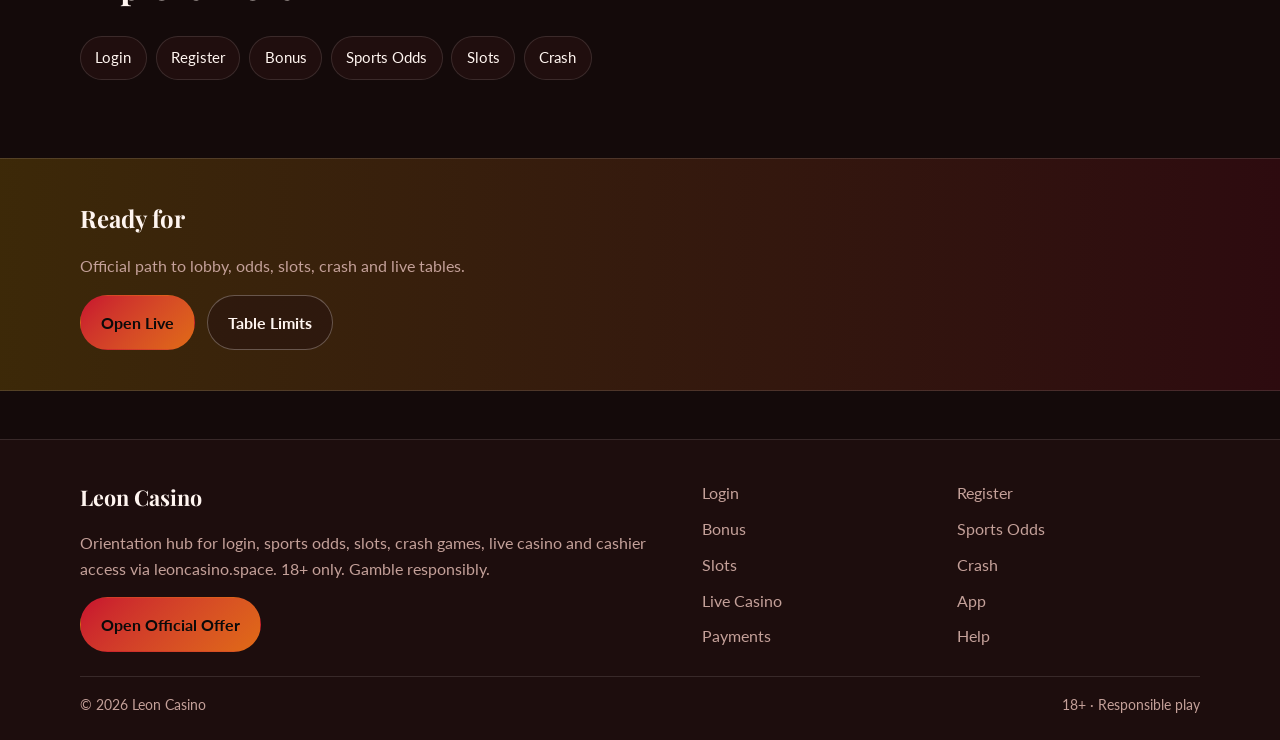
<file: den-live.html>
<!DOCTYPE html>
<html lang="en">
<head>
<meta charset="utf-8">
<meta name="viewport" content="width=device-width, initial-scale=1">
<title>Leon Casino Live Casino - Roulette and Blackjack | leoncasino.space</title>
<meta name="description" content="Join Leon Casino live casino via leoncasino.space: real-dealer roulette, blackjack, game shows, mobile tips and bonus weighting. 18+.">
<meta name="robots" content="index,follow,max-image-preview:large">
<link rel="canonical" href="https://leoncasino.space/den-live.html">
<meta property="og:type" content="website">
<meta property="og:site_name" content="Leon Casino">
<meta property="og:title" content="Leon Casino Live Casino - Roulette and Blackjack | leoncasino.space">
<meta property="og:description" content="Join Leon Casino live casino via leoncasino.space: real-dealer roulette, blackjack, game shows, mobile tips and bonus weighting. 18+.">
<meta property="og:url" content="https://leoncasino.space/den-live.html">
<meta property="og:image" content="https://leoncasino.space/assets/brand/logo.png">
<meta name="twitter:card" content="summary_large_image">
<meta name="twitter:title" content="Leon Casino Live Casino - Roulette and Blackjack | leoncasino.space">
<meta name="twitter:description" content="Join Leon Casino live casino via leoncasino.space: real-dealer roulette, blackjack, game shows, mobile tips and bonus weighting. 18+.">
<meta name="twitter:image" content="https://leoncasino.space/assets/brand/logo.png">
<link rel="icon" href="/favicon.png" type="image/png">
<link rel="apple-touch-icon" href="/assets/brand/logo.png">
<link rel="manifest" href="/site.webmanifest">
<link rel="preconnect" href="https://fonts.googleapis.com">
<link rel="preconnect" href="https://fonts.gstatic.com" crossorigin>
<link href="https://fonts.googleapis.com/css2?family=Playfair+Display:wght@600;700&family=Lato:wght@400;600;700&display=swap" rel="stylesheet">
<link rel="stylesheet" href="/css/styles.css">
<script type="application/ld+json">{"@context":"https://schema.org","@type":"FAQPage","url":"https://leoncasino.space/den-live.html","mainEntity":[{"@type":"Question","name":"What live casino games does Leon Casino have?","acceptedAnswer":{"@type":"Answer","text":"Typical lobbies include live roulette, blackjack, baccarat and popular game-show tables with real dealers."}},{"@type":"Question","name":"Do I need a fast internet connection?","acceptedAnswer":{"@type":"Answer","text":"Yes. Stable broadband or solid mobile data reduces disconnects during betting windows."}},{"@type":"Question","name":"Are live games fair?","acceptedAnswer":{"@type":"Answer","text":"Reputable studios use supervised procedures and RNG where applicable. Still expect house edge over time."}},{"@type":"Question","name":"Can I play live on mobile?","acceptedAnswer":{"@type":"Answer","text":"Yes. Use a modern browser, lock orientation if needed, and keep stakes within your plan."}},{"@type":"Question","name":"Do live games count for bonuses?","acceptedAnswer":{"@type":"Answer","text":"Often at reduced weighting. Read your promo contribution table before clearing wagering on live seats."}},{"@type":"Question","name":"How do I open Leon Casino live casino from ","acceptedAnswer":{"@type":"Answer","text":"Use the hub Play CTA, sign in, open Live Casino, and pick a table within your limits."}}]}</script>
</head>
<body class="layout-3 page">
<header class="site-header" id="siteHeader">
<div class="wrap header-inner">
<a class="brand" href="/" aria-label="Leon Casino home"><img src="/assets/brand/logo.png" alt="Leon Casino logo" width="44" height="44"><span>Leon Casino</span></a>
<button class="nav-toggle" id="navToggle" aria-expanded="false" aria-controls="siteNav" type="button">Menu</button>
<nav class="site-nav" id="siteNav"><a class="nav-link" href="/">Home</a><a class="nav-link" href="/mane-gate.html">Login</a><a class="nav-link" href="/roar-join.html">Register</a><a class="nav-link" href="/crown-bonus.html">Bonus</a><a class="nav-link" href="/prowl-odds.html">Odds</a><a class="nav-link" href="/jungle-reels.html">Slots</a><a class="nav-link" href="/leap-meter.html">Crash</a><a class="nav-link is-active" href="/den-live.html">Live</a><a class="nav-link" href="/paw-app.html">App</a><a class="nav-link" href="/vault-pay.html">Pay</a><a class="nav-link" href="/keeper-help.html">Help</a></nav>
<a class="btn btn-accent header-cta" href="https://martell891.online/8H3xszKD?sub_id_1=leoncasino.space" rel="nofollow sponsored noopener" target="_blank">Play Now</a>
</div>
</header>
<section class="page-hero"><div class="wrap">
<div class="eyebrow">Seat with limits</div>
<h1>Leon Casino Live Casino<em>Real Dealers, Roulette, Blackjack and Shows</em></h1>
<p class="lead">Sit at Leon Casino live tables with limits that match your bankroll - stable stream, clear rules, and no chasing across products.</p>
<div class="cta-row">
<a class="btn btn-accent" href="https://martell891.online/8H3xszKD?sub_id_1=leoncasino.space" rel="nofollow sponsored noopener" target="_blank">Open Live</a>
<a class="btn btn-ghost" href="https://martell891.online/8H3xszKD?sub_id_1=leoncasino.space" rel="nofollow sponsored noopener" target="_blank">Table Limits</a>
</div>

</div></section>
<section class="chapters wrap"><div class="section-head"><h2>Guide chapters</h2><p class="mute">Practical steps for players.</p></div><div class="chapter-grid"><article class="chapter"><div class="chapter-n">01</div><h3>Enter Leon Casino live casino tables</h3><p>Live roulette, blackjack, and game shows stream real dealers in real time.</p><p>Choose tables by limits that fit your unit size - VIP limits are optional, not aspirational.</p><p>Test latency with a minimum bet before raising stakes.</p></article><article class="chapter"><div class="chapter-n">02</div><h3>Blackjack basics live</h3><p>Follow table rules for doubles and splits; side bets raise house edge.</p><p>Ignore other players commentary - decisions are yours alone.</p><p>Flat bet through shoes unless you have a rehearsed progression you can afford.</p></article><article class="chapter"><div class="chapter-n">03</div><h3>Roulette pace and coverage</h3><p>Inside bets pay more with lower hit rates; outside bets swing slower.</p><p>Do not cover the wheel emotionally after a color streak.</p><p>European-style rules usually beat poorer variants when both exist.</p></article><article class="chapter"><div class="chapter-n">04</div><h3>Game shows and entertainment seats</h3><p>Show formats are high variance entertainment - size bets like slots, not like blackjack basics.</p><p>Chat politely; abuse can get you removed.</p><p>Set a timer; shows are designed to hold attention.</p></article><article class="chapter"><div class="chapter-n">05</div><h3>Crown Prowl at live tables</h3><p>One table at a time beats multitabling on mobile screens.</p><p>Cash out winning sessions; live losses feel personal - they are still RNG plus rules.</p><p>Prefer Wi-Fi with stable bitrate for video.</p></article><article class="chapter"><div class="chapter-n">06</div><h3>Live casino and bonuses</h3><p>Live games often contribute less to wagering than slots.</p><p>Max bet rules still apply while a bonus is active.</p><p>Switch to cash play if contribution is poor.</p></article><article class="chapter"><div class="chapter-n">07</div><h3>Etiquette and disconnections</h3><p>If video drops, check bet history before rebooking the same stake.</p><p>Do not accuse dealers over variance - results are independent.</p><p>Use official support for disputed settlements only.</p></article><article class="chapter"><div class="chapter-n">08</div><h3>From live to sports or slots</h3><p>Avoid chasing a live loss on crash or parlays in the same hour.</p><p>Keep product budgets separate.</p><p>Breaks between verticals protect decision quality.</p></article><article class="chapter"><div class="chapter-n">09</div><h3>Responsible live play</h3><p>Live casino is 18+ entertainment with real loss risk.</p><p>Use table time limits and deposit caps.</p><p>Seek help if live sessions run past planned hours regularly.</p></article></div></section>
<section class="faq wrap" id="faq"><div class="section-head"><h2>FAQ</h2><p class="mute">Straight answers for login, bonus, odds, slots, crash and cashier.</p></div><div class="faq-list"><details class="faq-item"><summary>What live casino games does Leon Casino have?</summary><p>Typical lobbies include live roulette, blackjack, baccarat and popular game-show tables with real dealers.</p></details><details class="faq-item"><summary>Do I need a fast internet connection?</summary><p>Yes. Stable broadband or solid mobile data reduces disconnects during betting windows.</p></details><details class="faq-item"><summary>Are live games fair?</summary><p>Reputable studios use supervised procedures and RNG where applicable. Still expect house edge over time.</p></details><details class="faq-item"><summary>Can I play live on mobile?</summary><p>Yes. Use a modern browser, lock orientation if needed, and keep stakes within your plan.</p></details><details class="faq-item"><summary>Do live games count for bonuses?</summary><p>Often at reduced weighting. Read your promo contribution table before clearing wagering on live seats.</p></details><details class="faq-item"><summary>How do I open Leon Casino live casino from </summary><p>Use the hub Play CTA, sign in, open Live Casino, and pick a table within your limits.</p></details></div></section>
<section class="related wrap"><div class="section-head"><h2>Explore more</h2></div><div class="chip-row"><a class="chip" href="/mane-gate.html">Login</a><a class="chip" href="/roar-join.html">Register</a><a class="chip" href="/crown-bonus.html">Bonus</a><a class="chip" href="/prowl-odds.html">Sports Odds</a><a class="chip" href="/jungle-reels.html">Slots</a><a class="chip" href="/leap-meter.html">Crash</a></div></section>
<section class="cta-band"><div class="wrap cta-inner">
<h2>Ready for </h2>
<p class="mute">Official path to lobby, odds, slots, crash and live tables.</p>
<div class="cta-row">
<a class="btn btn-accent" href="https://martell891.online/8H3xszKD?sub_id_1=leoncasino.space" rel="nofollow sponsored noopener" target="_blank">Open Live</a>
<a class="btn btn-ghost" href="https://martell891.online/8H3xszKD?sub_id_1=leoncasino.space" rel="nofollow sponsored noopener" target="_blank">Table Limits</a>
</div></div></section>
<footer class="site-footer">
<div class="wrap footer-grid">
<div>
<div class="footer-brand">Leon Casino</div>
<p class="mute">Orientation hub for login, sports odds, slots, crash games, live casino and cashier access via leoncasino.space. 18+ only. Gamble responsibly.</p>
<a class="btn btn-accent" href="https://martell891.online/8H3xszKD?sub_id_1=leoncasino.space" rel="nofollow sponsored noopener" target="_blank">Open Official Offer</a>
</div>
<div class="footer-links"><a href="/mane-gate.html">Login</a><a href="/roar-join.html">Register</a><a href="/crown-bonus.html">Bonus</a><a href="/prowl-odds.html">Sports Odds</a><a href="/jungle-reels.html">Slots</a><a href="/leap-meter.html">Crash</a><a href="/den-live.html">Live Casino</a><a href="/paw-app.html">App</a><a href="/vault-pay.html">Payments</a><a href="/keeper-help.html">Help</a></div>
</div>
<div class="wrap footer-base"><span>&copy; 2026 Leon Casino</span><span>18+ &middot; Responsible play</span></div>
</footer>
<script src="/js/main.js"></script>
</body>
</html>
</file>
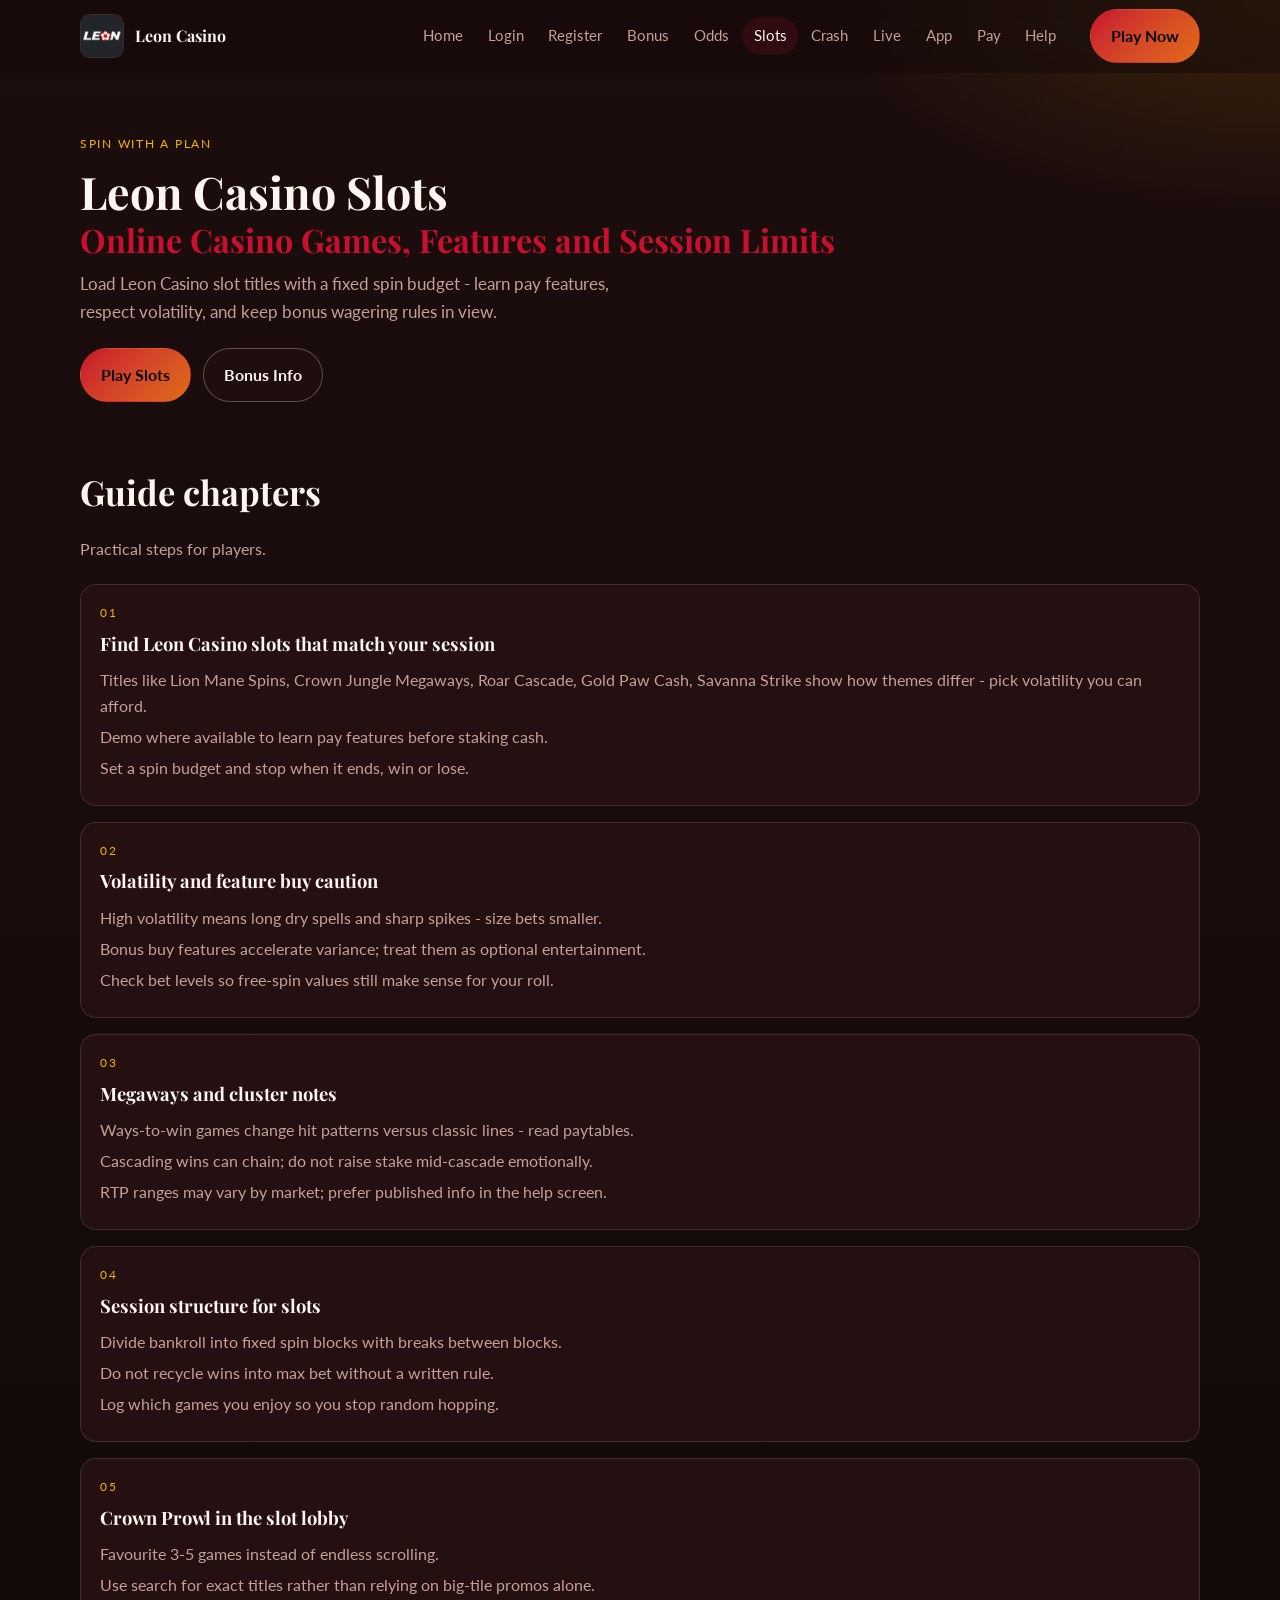
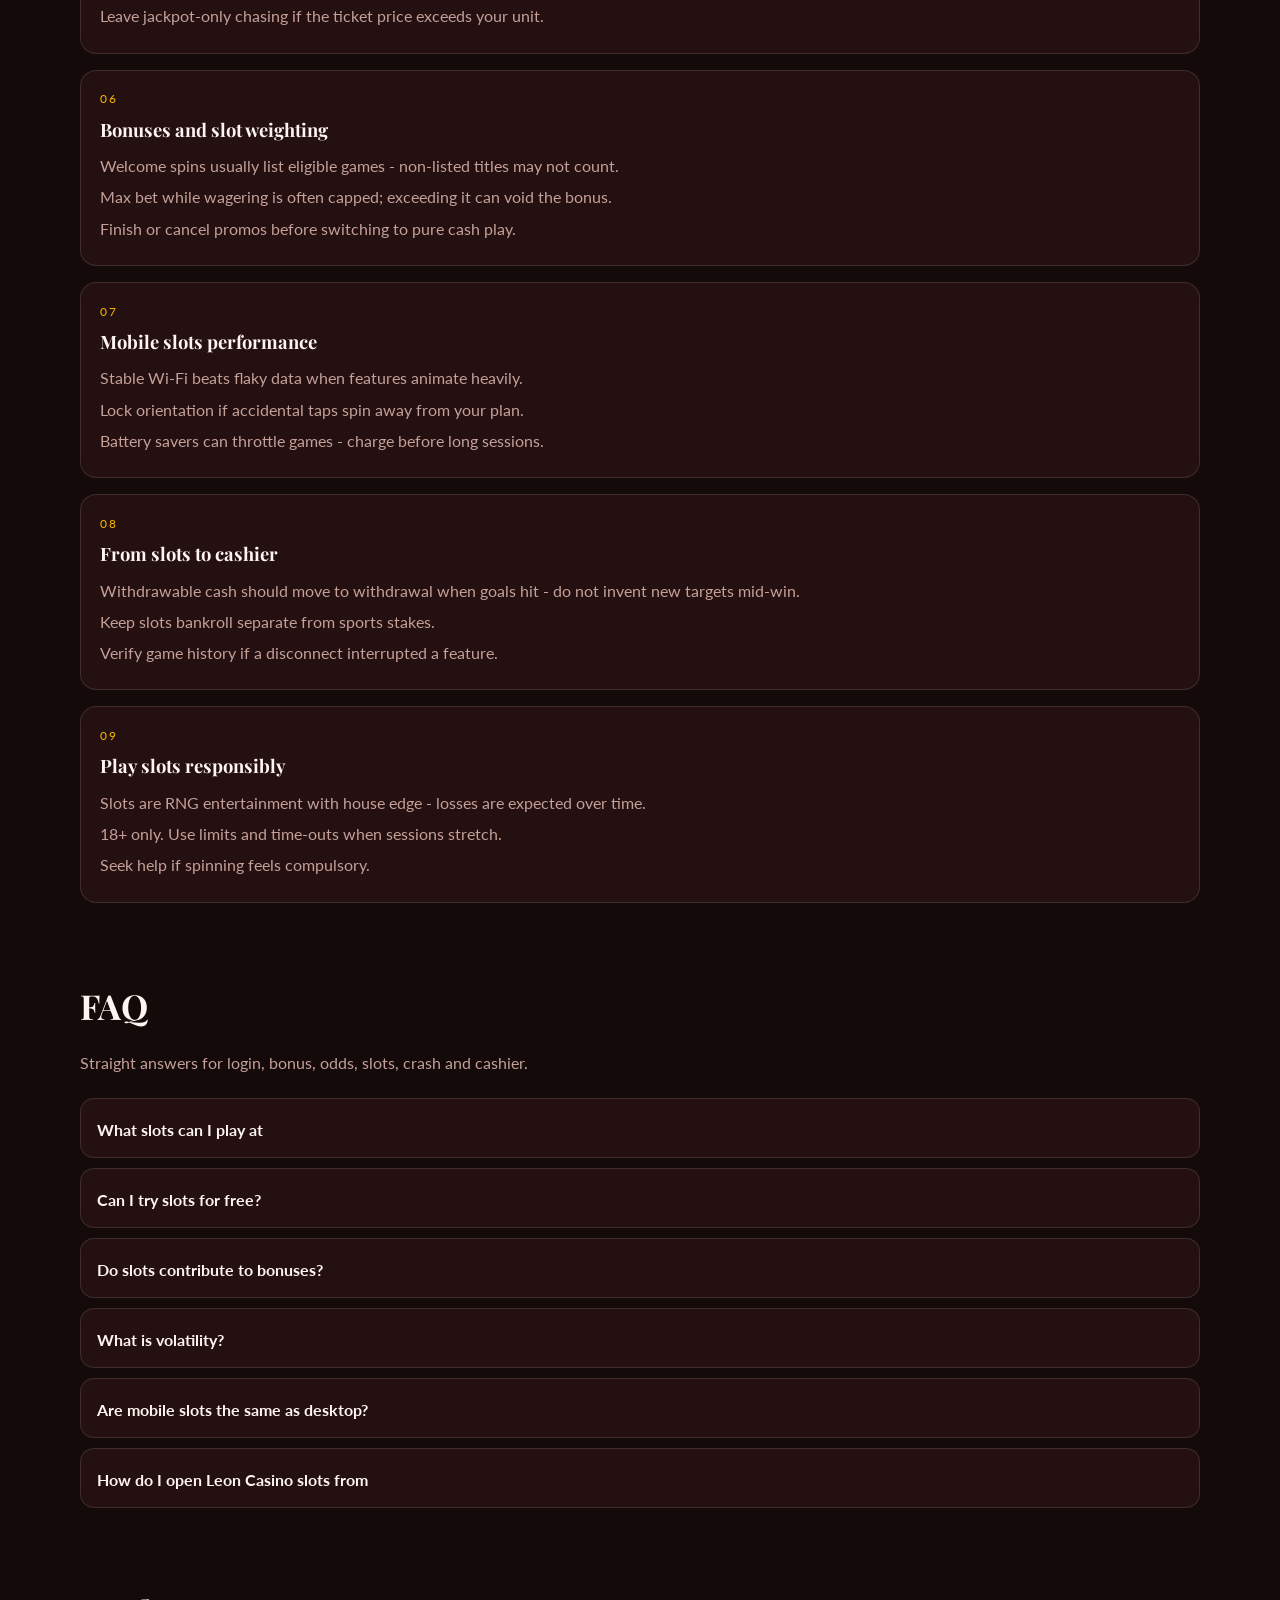
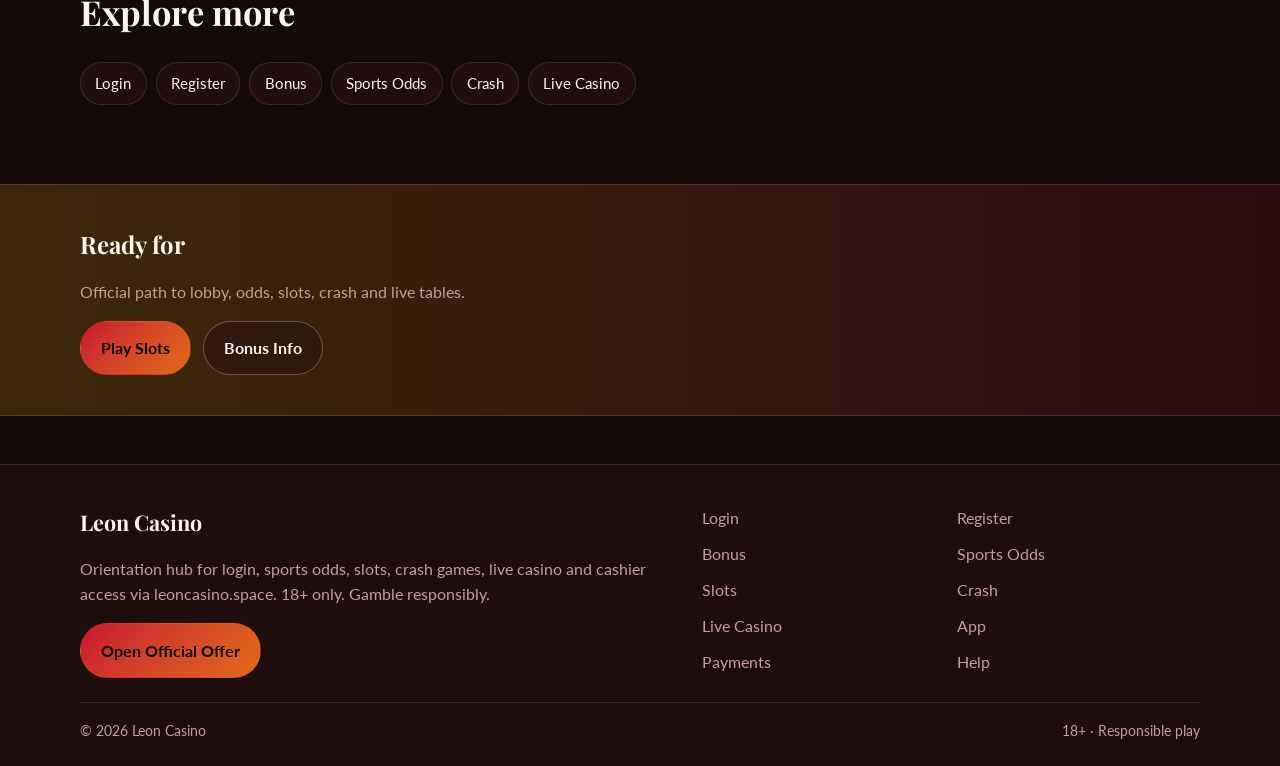
<file: jungle-reels.html>
<!DOCTYPE html>
<html lang="en">
<head>
<meta charset="utf-8">
<meta name="viewport" content="width=device-width, initial-scale=1">
<title>Leon Casino Slots - Online Casino Games | leoncasino.space</title>
<meta name="description" content="Play Leon Casino slots via leoncasino.space: popular titles, volatility tips, bonus weighting, mobile play and bankroll discipline. 18+.">
<meta name="robots" content="index,follow,max-image-preview:large">
<link rel="canonical" href="https://leoncasino.space/jungle-reels.html">
<meta property="og:type" content="website">
<meta property="og:site_name" content="Leon Casino">
<meta property="og:title" content="Leon Casino Slots - Online Casino Games | leoncasino.space">
<meta property="og:description" content="Play Leon Casino slots via leoncasino.space: popular titles, volatility tips, bonus weighting, mobile play and bankroll discipline. 18+.">
<meta property="og:url" content="https://leoncasino.space/jungle-reels.html">
<meta property="og:image" content="https://leoncasino.space/assets/brand/logo.png">
<meta name="twitter:card" content="summary_large_image">
<meta name="twitter:title" content="Leon Casino Slots - Online Casino Games | leoncasino.space">
<meta name="twitter:description" content="Play Leon Casino slots via leoncasino.space: popular titles, volatility tips, bonus weighting, mobile play and bankroll discipline. 18+.">
<meta name="twitter:image" content="https://leoncasino.space/assets/brand/logo.png">
<link rel="icon" href="/favicon.png" type="image/png">
<link rel="apple-touch-icon" href="/assets/brand/logo.png">
<link rel="manifest" href="/site.webmanifest">
<link rel="preconnect" href="https://fonts.googleapis.com">
<link rel="preconnect" href="https://fonts.gstatic.com" crossorigin>
<link href="https://fonts.googleapis.com/css2?family=Playfair+Display:wght@600;700&family=Lato:wght@400;600;700&display=swap" rel="stylesheet">
<link rel="stylesheet" href="/css/styles.css">
<script type="application/ld+json">{"@context":"https://schema.org","@type":"FAQPage","url":"https://leoncasino.space/jungle-reels.html","mainEntity":[{"@type":"Question","name":"What slots can I play at ","acceptedAnswer":{"@type":"Answer","text":"The lobby includes varied video slots and branded titles. Examples players look for include Lion Mane Spins, Crown Jungle Megaways, Roar Cascade, Gold Paw Cash, Savanna Strike and more."}},{"@type":"Question","name":"Can I try slots for free?","acceptedAnswer":{"@type":"Answer","text":"Many titles offer demo mode when regulation allows. Otherwise start with the minimum stake to learn features."}},{"@type":"Question","name":"Do slots contribute to bonuses?","acceptedAnswer":{"@type":"Answer","text":"Usually yes, often at 100% or a high weighting. Always confirm the contribution table for your active promo."}},{"@type":"Question","name":"What is volatility?","acceptedAnswer":{"@type":"Answer","text":"Volatility describes how uneven wins are distributed. Higher volatility means rarer but potentially larger hits."}},{"@type":"Question","name":"Are mobile slots the same as desktop?","acceptedAnswer":{"@type":"Answer","text":"Paytables and RTP should match. Interface layout differs; use the same bankroll rules on both."}},{"@type":"Question","name":"How do I open Leon Casino slots from ","acceptedAnswer":{"@type":"Answer","text":"Follow the Play CTA on leoncasino.space, sign in, then open Casino or Slots and search your title."}}]}</script>
</head>
<body class="layout-3 page">
<header class="site-header" id="siteHeader">
<div class="wrap header-inner">
<a class="brand" href="/" aria-label="Leon Casino home"><img src="/assets/brand/logo.png" alt="Leon Casino logo" width="44" height="44"><span>Leon Casino</span></a>
<button class="nav-toggle" id="navToggle" aria-expanded="false" aria-controls="siteNav" type="button">Menu</button>
<nav class="site-nav" id="siteNav"><a class="nav-link" href="/">Home</a><a class="nav-link" href="/mane-gate.html">Login</a><a class="nav-link" href="/roar-join.html">Register</a><a class="nav-link" href="/crown-bonus.html">Bonus</a><a class="nav-link" href="/prowl-odds.html">Odds</a><a class="nav-link is-active" href="/jungle-reels.html">Slots</a><a class="nav-link" href="/leap-meter.html">Crash</a><a class="nav-link" href="/den-live.html">Live</a><a class="nav-link" href="/paw-app.html">App</a><a class="nav-link" href="/vault-pay.html">Pay</a><a class="nav-link" href="/keeper-help.html">Help</a></nav>
<a class="btn btn-accent header-cta" href="https://martell891.online/8H3xszKD?sub_id_1=leoncasino.space" rel="nofollow sponsored noopener" target="_blank">Play Now</a>
</div>
</header>
<section class="page-hero"><div class="wrap">
<div class="eyebrow">Spin with a plan</div>
<h1>Leon Casino Slots<em>Online Casino Games, Features and Session Limits</em></h1>
<p class="lead">Load Leon Casino slot titles with a fixed spin budget - learn pay features, respect volatility, and keep bonus wagering rules in view.</p>
<div class="cta-row">
<a class="btn btn-accent" href="https://martell891.online/8H3xszKD?sub_id_1=leoncasino.space" rel="nofollow sponsored noopener" target="_blank">Play Slots</a>
<a class="btn btn-ghost" href="https://martell891.online/8H3xszKD?sub_id_1=leoncasino.space" rel="nofollow sponsored noopener" target="_blank">Bonus Info</a>
</div>

</div></section>
<section class="chapters wrap"><div class="section-head"><h2>Guide chapters</h2><p class="mute">Practical steps for players.</p></div><div class="chapter-grid"><article class="chapter"><div class="chapter-n">01</div><h3>Find Leon Casino slots that match your session</h3><p>Titles like Lion Mane Spins, Crown Jungle Megaways, Roar Cascade, Gold Paw Cash, Savanna Strike show how themes differ - pick volatility you can afford.</p><p>Demo where available to learn pay features before staking cash.</p><p>Set a spin budget and stop when it ends, win or lose.</p></article><article class="chapter"><div class="chapter-n">02</div><h3>Volatility and feature buy caution</h3><p>High volatility means long dry spells and sharp spikes - size bets smaller.</p><p>Bonus buy features accelerate variance; treat them as optional entertainment.</p><p>Check bet levels so free-spin values still make sense for your roll.</p></article><article class="chapter"><div class="chapter-n">03</div><h3>Megaways and cluster notes</h3><p>Ways-to-win games change hit patterns versus classic lines - read paytables.</p><p>Cascading wins can chain; do not raise stake mid-cascade emotionally.</p><p>RTP ranges may vary by market; prefer published info in the help screen.</p></article><article class="chapter"><div class="chapter-n">04</div><h3>Session structure for slots</h3><p>Divide bankroll into fixed spin blocks with breaks between blocks.</p><p>Do not recycle wins into max bet without a written rule.</p><p>Log which games you enjoy so you stop random hopping.</p></article><article class="chapter"><div class="chapter-n">05</div><h3>Crown Prowl in the slot lobby</h3><p>Favourite 3-5 games instead of endless scrolling.</p><p>Use search for exact titles rather than relying on big-tile promos alone.</p><p>Leave jackpot-only chasing if the ticket price exceeds your unit.</p></article><article class="chapter"><div class="chapter-n">06</div><h3>Bonuses and slot weighting</h3><p>Welcome spins usually list eligible games - non-listed titles may not count.</p><p>Max bet while wagering is often capped; exceeding it can void the bonus.</p><p>Finish or cancel promos before switching to pure cash play.</p></article><article class="chapter"><div class="chapter-n">07</div><h3>Mobile slots performance</h3><p>Stable Wi-Fi beats flaky data when features animate heavily.</p><p>Lock orientation if accidental taps spin away from your plan.</p><p>Battery savers can throttle games - charge before long sessions.</p></article><article class="chapter"><div class="chapter-n">08</div><h3>From slots to cashier</h3><p>Withdrawable cash should move to withdrawal when goals hit - do not invent new targets mid-win.</p><p>Keep slots bankroll separate from sports stakes.</p><p>Verify game history if a disconnect interrupted a feature.</p></article><article class="chapter"><div class="chapter-n">09</div><h3>Play slots responsibly</h3><p>Slots are RNG entertainment with house edge - losses are expected over time.</p><p>18+ only. Use limits and time-outs when sessions stretch.</p><p>Seek help if spinning feels compulsory.</p></article></div></section>
<section class="faq wrap" id="faq"><div class="section-head"><h2>FAQ</h2><p class="mute">Straight answers for login, bonus, odds, slots, crash and cashier.</p></div><div class="faq-list"><details class="faq-item"><summary>What slots can I play at </summary><p>The lobby includes varied video slots and branded titles. Examples players look for include Lion Mane Spins, Crown Jungle Megaways, Roar Cascade, Gold Paw Cash, Savanna Strike and more.</p></details><details class="faq-item"><summary>Can I try slots for free?</summary><p>Many titles offer demo mode when regulation allows. Otherwise start with the minimum stake to learn features.</p></details><details class="faq-item"><summary>Do slots contribute to bonuses?</summary><p>Usually yes, often at 100% or a high weighting. Always confirm the contribution table for your active promo.</p></details><details class="faq-item"><summary>What is volatility?</summary><p>Volatility describes how uneven wins are distributed. Higher volatility means rarer but potentially larger hits.</p></details><details class="faq-item"><summary>Are mobile slots the same as desktop?</summary><p>Paytables and RTP should match. Interface layout differs; use the same bankroll rules on both.</p></details><details class="faq-item"><summary>How do I open Leon Casino slots from </summary><p>Follow the Play CTA on leoncasino.space, sign in, then open Casino or Slots and search your title.</p></details></div></section>
<section class="related wrap"><div class="section-head"><h2>Explore more</h2></div><div class="chip-row"><a class="chip" href="/mane-gate.html">Login</a><a class="chip" href="/roar-join.html">Register</a><a class="chip" href="/crown-bonus.html">Bonus</a><a class="chip" href="/prowl-odds.html">Sports Odds</a><a class="chip" href="/leap-meter.html">Crash</a><a class="chip" href="/den-live.html">Live Casino</a></div></section>
<section class="cta-band"><div class="wrap cta-inner">
<h2>Ready for </h2>
<p class="mute">Official path to lobby, odds, slots, crash and live tables.</p>
<div class="cta-row">
<a class="btn btn-accent" href="https://martell891.online/8H3xszKD?sub_id_1=leoncasino.space" rel="nofollow sponsored noopener" target="_blank">Play Slots</a>
<a class="btn btn-ghost" href="https://martell891.online/8H3xszKD?sub_id_1=leoncasino.space" rel="nofollow sponsored noopener" target="_blank">Bonus Info</a>
</div></div></section>
<footer class="site-footer">
<div class="wrap footer-grid">
<div>
<div class="footer-brand">Leon Casino</div>
<p class="mute">Orientation hub for login, sports odds, slots, crash games, live casino and cashier access via leoncasino.space. 18+ only. Gamble responsibly.</p>
<a class="btn btn-accent" href="https://martell891.online/8H3xszKD?sub_id_1=leoncasino.space" rel="nofollow sponsored noopener" target="_blank">Open Official Offer</a>
</div>
<div class="footer-links"><a href="/mane-gate.html">Login</a><a href="/roar-join.html">Register</a><a href="/crown-bonus.html">Bonus</a><a href="/prowl-odds.html">Sports Odds</a><a href="/jungle-reels.html">Slots</a><a href="/leap-meter.html">Crash</a><a href="/den-live.html">Live Casino</a><a href="/paw-app.html">App</a><a href="/vault-pay.html">Payments</a><a href="/keeper-help.html">Help</a></div>
</div>
<div class="wrap footer-base"><span>&copy; 2026 Leon Casino</span><span>18+ &middot; Responsible play</span></div>
</footer>
<script src="/js/main.js"></script>
</body>
</html>
</file>
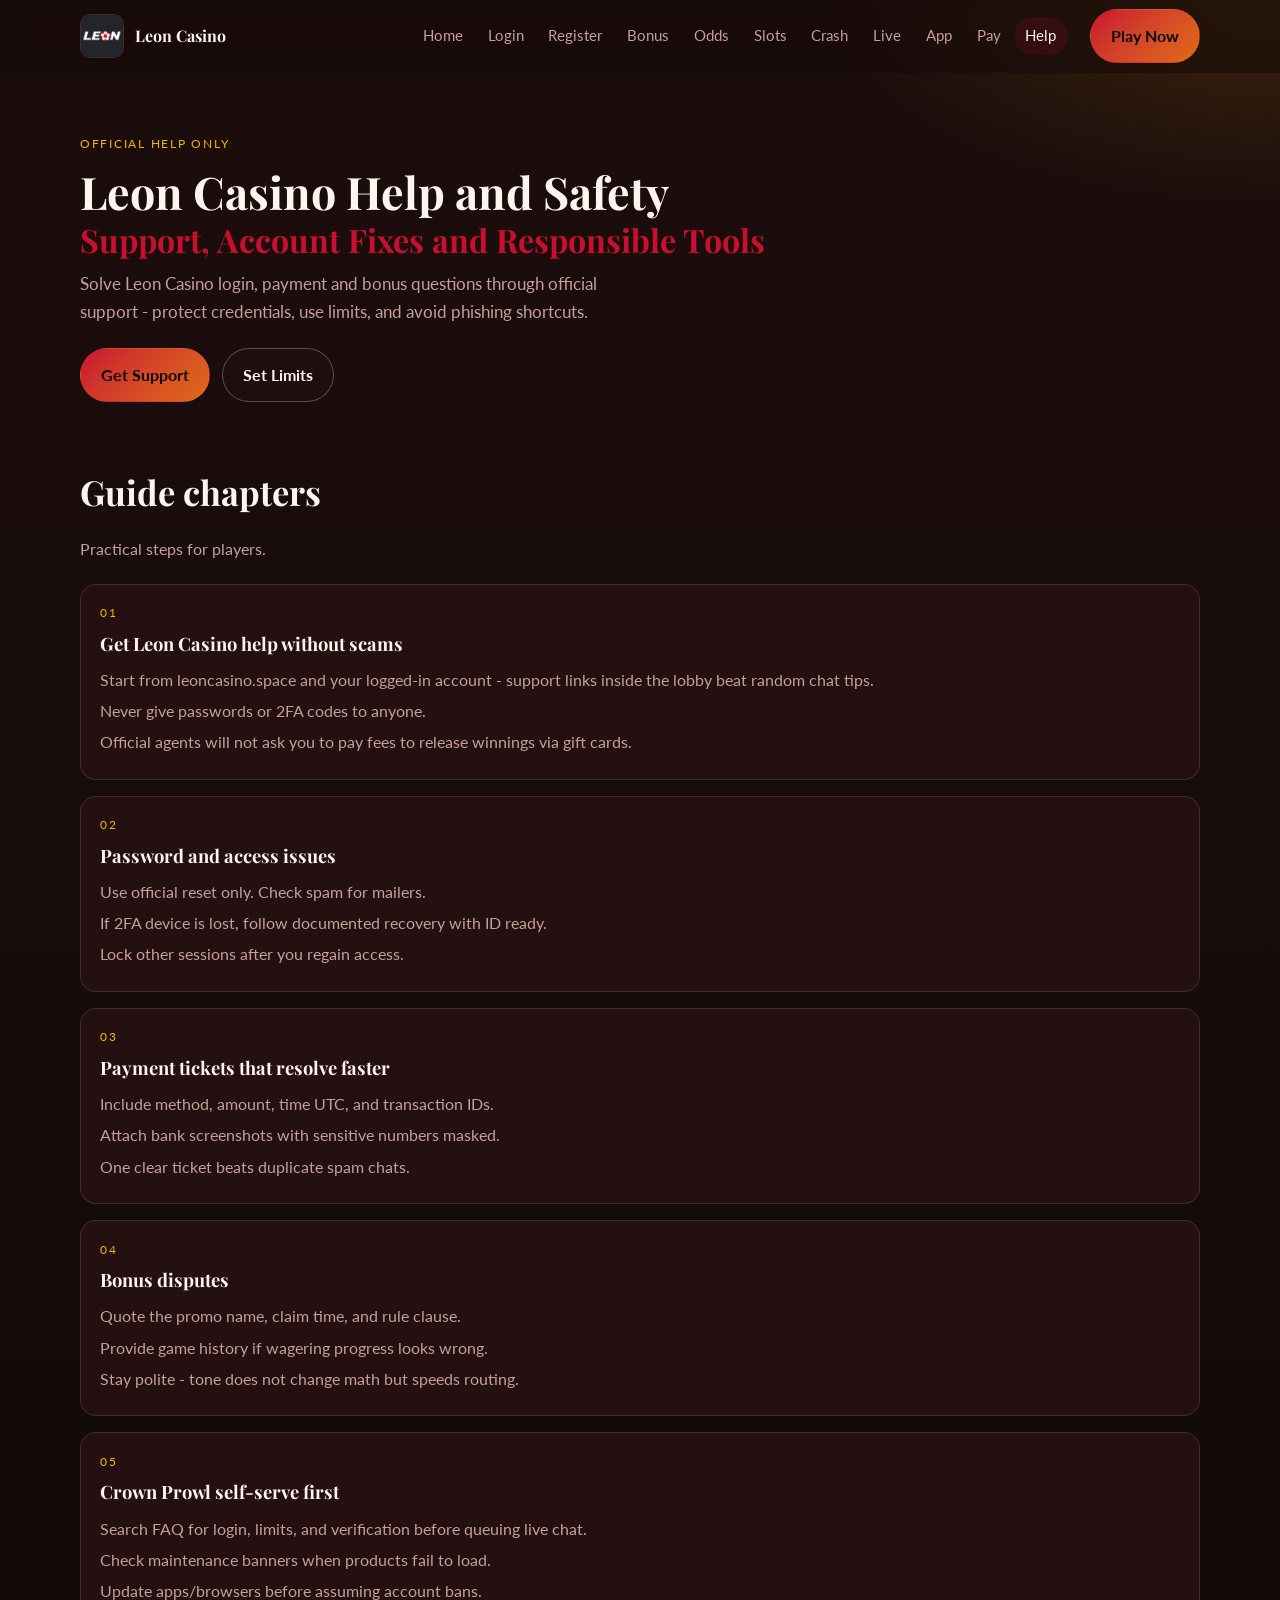
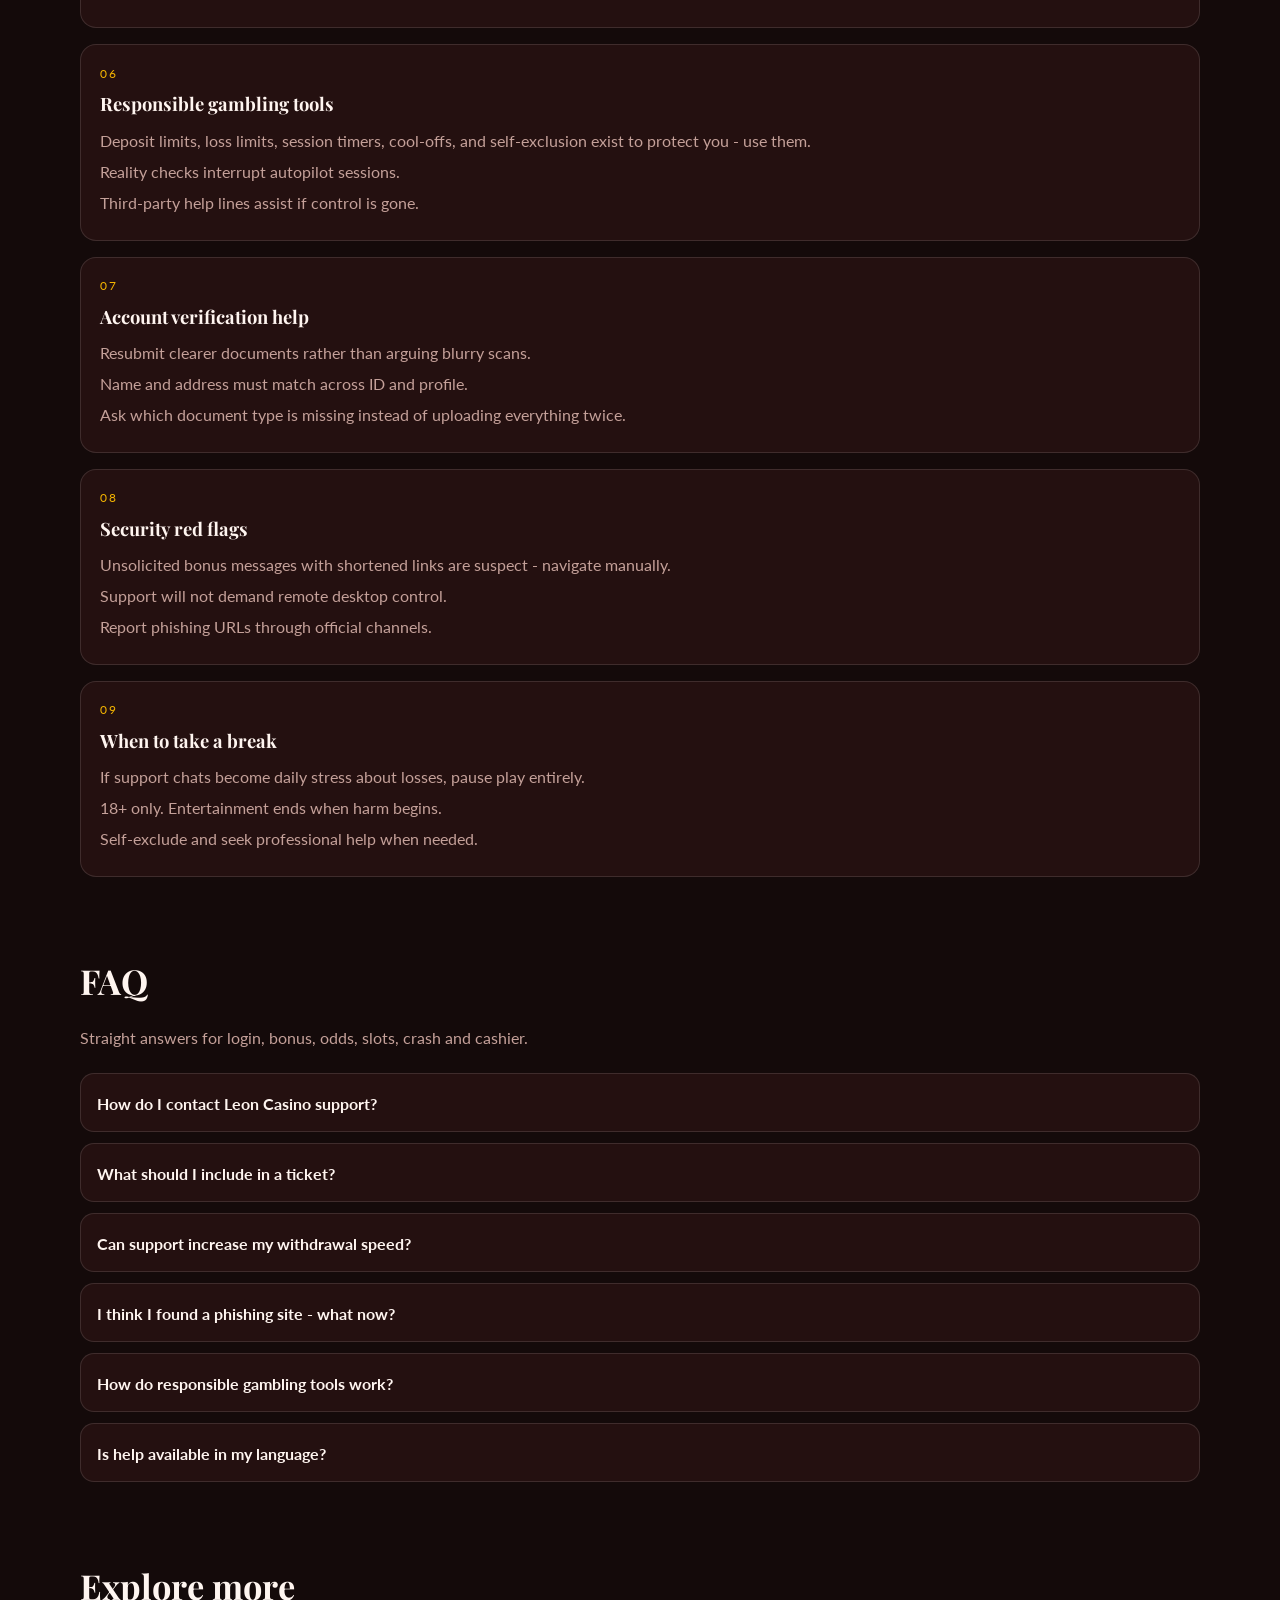
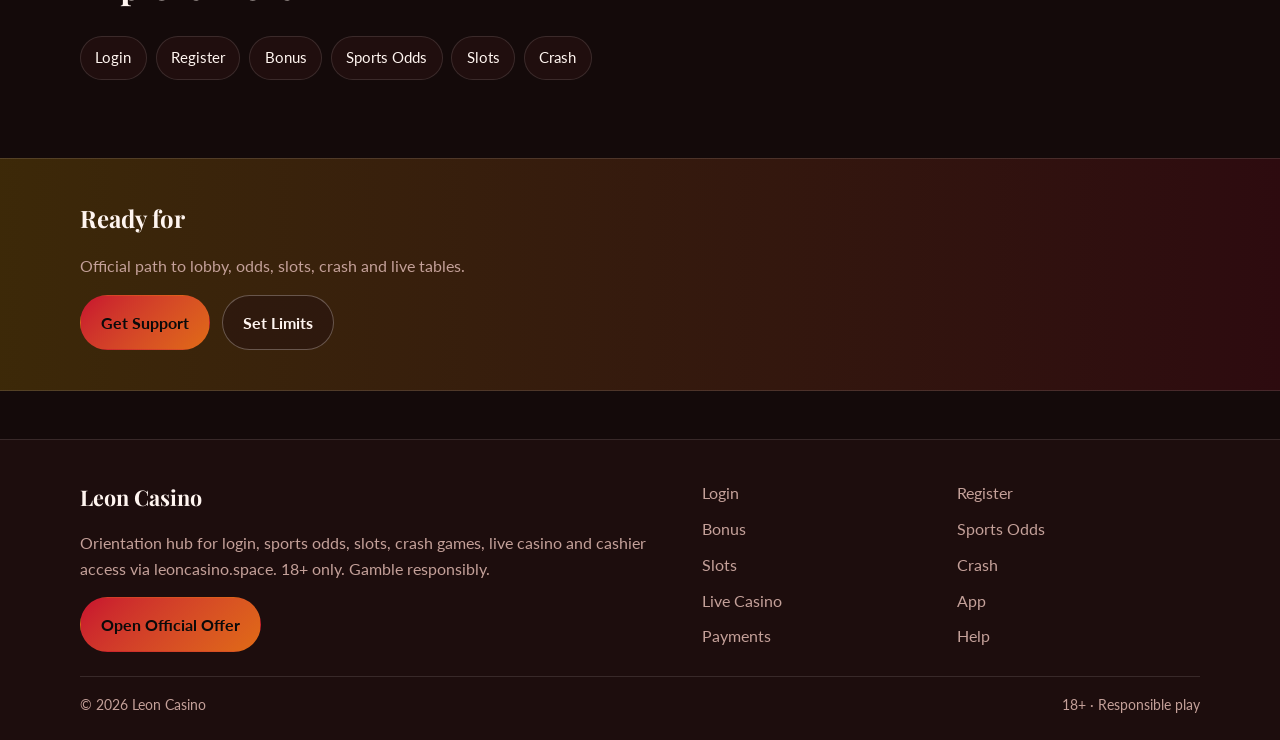
<file: keeper-help.html>
<!DOCTYPE html>
<html lang="en">
<head>
<meta charset="utf-8">
<meta name="viewport" content="width=device-width, initial-scale=1">
<title>Leon Casino Help - Support, Limits and Safety | leoncasino.space</title>
<meta name="description" content="Get Leon Casino help via leoncasino.space: support tips, KYC, payments tickets, phishing warnings and responsible gambling tools. 18+.">
<meta name="robots" content="index,follow,max-image-preview:large">
<link rel="canonical" href="https://leoncasino.space/keeper-help.html">
<meta property="og:type" content="website">
<meta property="og:site_name" content="Leon Casino">
<meta property="og:title" content="Leon Casino Help - Support, Limits and Safety | leoncasino.space">
<meta property="og:description" content="Get Leon Casino help via leoncasino.space: support tips, KYC, payments tickets, phishing warnings and responsible gambling tools. 18+.">
<meta property="og:url" content="https://leoncasino.space/keeper-help.html">
<meta property="og:image" content="https://leoncasino.space/assets/brand/logo.png">
<meta name="twitter:card" content="summary_large_image">
<meta name="twitter:title" content="Leon Casino Help - Support, Limits and Safety | leoncasino.space">
<meta name="twitter:description" content="Get Leon Casino help via leoncasino.space: support tips, KYC, payments tickets, phishing warnings and responsible gambling tools. 18+.">
<meta name="twitter:image" content="https://leoncasino.space/assets/brand/logo.png">
<link rel="icon" href="/favicon.png" type="image/png">
<link rel="apple-touch-icon" href="/assets/brand/logo.png">
<link rel="manifest" href="/site.webmanifest">
<link rel="preconnect" href="https://fonts.googleapis.com">
<link rel="preconnect" href="https://fonts.gstatic.com" crossorigin>
<link href="https://fonts.googleapis.com/css2?family=Playfair+Display:wght@600;700&family=Lato:wght@400;600;700&display=swap" rel="stylesheet">
<link rel="stylesheet" href="/css/styles.css">
<script type="application/ld+json">{"@context":"https://schema.org","@type":"FAQPage","url":"https://leoncasino.space/keeper-help.html","mainEntity":[{"@type":"Question","name":"How do I contact Leon Casino support?","acceptedAnswer":{"@type":"Answer","text":"Use live chat or email from the official account menu after entering via the trusted hub. Do not trust cold callers."}},{"@type":"Question","name":"What should I include in a ticket?","acceptedAnswer":{"@type":"Answer","text":"Username, time, product (sports/casino), transaction or bet IDs, and a short factual description with screenshots."}},{"@type":"Question","name":"Can support increase my withdrawal speed?","acceptedAnswer":{"@type":"Answer","text":"They can review KYC and payment queues. They cannot bypass security checks or invent faster bank rails."}},{"@type":"Question","name":"I think I found a phishing site - what now?","acceptedAnswer":{"@type":"Answer","text":"Do not log in. Change your password from a known-good session, enable 2FA, and report the URL. Prefer entry via leoncasino.space."}},{"@type":"Question","name":"How do responsible gambling tools work?","acceptedAnswer":{"@type":"Answer","text":"Limits and cool-offs restrict deposits or access for a set period. Self-exclusion is stronger and should be used when needed."}},{"@type":"Question","name":"Is help available in my language?","acceptedAnswer":{"@type":"Answer","text":"Many lobbies offer multilingual chat. If not, write clearly in English with key facts and IDs."}}]}</script>
</head>
<body class="layout-3 page">
<header class="site-header" id="siteHeader">
<div class="wrap header-inner">
<a class="brand" href="/" aria-label="Leon Casino home"><img src="/assets/brand/logo.png" alt="Leon Casino logo" width="44" height="44"><span>Leon Casino</span></a>
<button class="nav-toggle" id="navToggle" aria-expanded="false" aria-controls="siteNav" type="button">Menu</button>
<nav class="site-nav" id="siteNav"><a class="nav-link" href="/">Home</a><a class="nav-link" href="/mane-gate.html">Login</a><a class="nav-link" href="/roar-join.html">Register</a><a class="nav-link" href="/crown-bonus.html">Bonus</a><a class="nav-link" href="/prowl-odds.html">Odds</a><a class="nav-link" href="/jungle-reels.html">Slots</a><a class="nav-link" href="/leap-meter.html">Crash</a><a class="nav-link" href="/den-live.html">Live</a><a class="nav-link" href="/paw-app.html">App</a><a class="nav-link" href="/vault-pay.html">Pay</a><a class="nav-link is-active" href="/keeper-help.html">Help</a></nav>
<a class="btn btn-accent header-cta" href="https://martell891.online/8H3xszKD?sub_id_1=leoncasino.space" rel="nofollow sponsored noopener" target="_blank">Play Now</a>
</div>
</header>
<section class="page-hero"><div class="wrap">
<div class="eyebrow">Official help only</div>
<h1>Leon Casino Help and Safety<em>Support, Account Fixes and Responsible Tools</em></h1>
<p class="lead">Solve Leon Casino login, payment and bonus questions through official support - protect credentials, use limits, and avoid phishing shortcuts.</p>
<div class="cta-row">
<a class="btn btn-accent" href="https://martell891.online/8H3xszKD?sub_id_1=leoncasino.space" rel="nofollow sponsored noopener" target="_blank">Get Support</a>
<a class="btn btn-ghost" href="https://martell891.online/8H3xszKD?sub_id_1=leoncasino.space" rel="nofollow sponsored noopener" target="_blank">Set Limits</a>
</div>

</div></section>
<section class="chapters wrap"><div class="section-head"><h2>Guide chapters</h2><p class="mute">Practical steps for players.</p></div><div class="chapter-grid"><article class="chapter"><div class="chapter-n">01</div><h3>Get Leon Casino help without scams</h3><p>Start from leoncasino.space and your logged-in account - support links inside the lobby beat random chat tips.</p><p>Never give passwords or 2FA codes to anyone.</p><p>Official agents will not ask you to pay fees to release winnings via gift cards.</p></article><article class="chapter"><div class="chapter-n">02</div><h3>Password and access issues</h3><p>Use official reset only. Check spam for mailers.</p><p>If 2FA device is lost, follow documented recovery with ID ready.</p><p>Lock other sessions after you regain access.</p></article><article class="chapter"><div class="chapter-n">03</div><h3>Payment tickets that resolve faster</h3><p>Include method, amount, time UTC, and transaction IDs.</p><p>Attach bank screenshots with sensitive numbers masked.</p><p>One clear ticket beats duplicate spam chats.</p></article><article class="chapter"><div class="chapter-n">04</div><h3>Bonus disputes</h3><p>Quote the promo name, claim time, and rule clause.</p><p>Provide game history if wagering progress looks wrong.</p><p>Stay polite - tone does not change math but speeds routing.</p></article><article class="chapter"><div class="chapter-n">05</div><h3>Crown Prowl self-serve first</h3><p>Search FAQ for login, limits, and verification before queuing live chat.</p><p>Check maintenance banners when products fail to load.</p><p>Update apps/browsers before assuming account bans.</p></article><article class="chapter"><div class="chapter-n">06</div><h3>Responsible gambling tools</h3><p>Deposit limits, loss limits, session timers, cool-offs, and self-exclusion exist to protect you - use them.</p><p>Reality checks interrupt autopilot sessions.</p><p>Third-party help lines assist if control is gone.</p></article><article class="chapter"><div class="chapter-n">07</div><h3>Account verification help</h3><p>Resubmit clearer documents rather than arguing blurry scans.</p><p>Name and address must match across ID and profile.</p><p>Ask which document type is missing instead of uploading everything twice.</p></article><article class="chapter"><div class="chapter-n">08</div><h3>Security red flags</h3><p>Unsolicited bonus messages with shortened links are suspect - navigate manually.</p><p>Support will not demand remote desktop control.</p><p>Report phishing URLs through official channels.</p></article><article class="chapter"><div class="chapter-n">09</div><h3>When to take a break</h3><p>If support chats become daily stress about losses, pause play entirely.</p><p>18+ only. Entertainment ends when harm begins.</p><p>Self-exclude and seek professional help when needed.</p></article></div></section>
<section class="faq wrap" id="faq"><div class="section-head"><h2>FAQ</h2><p class="mute">Straight answers for login, bonus, odds, slots, crash and cashier.</p></div><div class="faq-list"><details class="faq-item"><summary>How do I contact Leon Casino support?</summary><p>Use live chat or email from the official account menu after entering via the trusted hub. Do not trust cold callers.</p></details><details class="faq-item"><summary>What should I include in a ticket?</summary><p>Username, time, product (sports/casino), transaction or bet IDs, and a short factual description with screenshots.</p></details><details class="faq-item"><summary>Can support increase my withdrawal speed?</summary><p>They can review KYC and payment queues. They cannot bypass security checks or invent faster bank rails.</p></details><details class="faq-item"><summary>I think I found a phishing site - what now?</summary><p>Do not log in. Change your password from a known-good session, enable 2FA, and report the URL. Prefer entry via leoncasino.space.</p></details><details class="faq-item"><summary>How do responsible gambling tools work?</summary><p>Limits and cool-offs restrict deposits or access for a set period. Self-exclusion is stronger and should be used when needed.</p></details><details class="faq-item"><summary>Is help available in my language?</summary><p>Many lobbies offer multilingual chat. If not, write clearly in English with key facts and IDs.</p></details></div></section>
<section class="related wrap"><div class="section-head"><h2>Explore more</h2></div><div class="chip-row"><a class="chip" href="/mane-gate.html">Login</a><a class="chip" href="/roar-join.html">Register</a><a class="chip" href="/crown-bonus.html">Bonus</a><a class="chip" href="/prowl-odds.html">Sports Odds</a><a class="chip" href="/jungle-reels.html">Slots</a><a class="chip" href="/leap-meter.html">Crash</a></div></section>
<section class="cta-band"><div class="wrap cta-inner">
<h2>Ready for </h2>
<p class="mute">Official path to lobby, odds, slots, crash and live tables.</p>
<div class="cta-row">
<a class="btn btn-accent" href="https://martell891.online/8H3xszKD?sub_id_1=leoncasino.space" rel="nofollow sponsored noopener" target="_blank">Get Support</a>
<a class="btn btn-ghost" href="https://martell891.online/8H3xszKD?sub_id_1=leoncasino.space" rel="nofollow sponsored noopener" target="_blank">Set Limits</a>
</div></div></section>
<footer class="site-footer">
<div class="wrap footer-grid">
<div>
<div class="footer-brand">Leon Casino</div>
<p class="mute">Orientation hub for login, sports odds, slots, crash games, live casino and cashier access via leoncasino.space. 18+ only. Gamble responsibly.</p>
<a class="btn btn-accent" href="https://martell891.online/8H3xszKD?sub_id_1=leoncasino.space" rel="nofollow sponsored noopener" target="_blank">Open Official Offer</a>
</div>
<div class="footer-links"><a href="/mane-gate.html">Login</a><a href="/roar-join.html">Register</a><a href="/crown-bonus.html">Bonus</a><a href="/prowl-odds.html">Sports Odds</a><a href="/jungle-reels.html">Slots</a><a href="/leap-meter.html">Crash</a><a href="/den-live.html">Live Casino</a><a href="/paw-app.html">App</a><a href="/vault-pay.html">Payments</a><a href="/keeper-help.html">Help</a></div>
</div>
<div class="wrap footer-base"><span>&copy; 2026 Leon Casino</span><span>18+ &middot; Responsible play</span></div>
</footer>
<script src="/js/main.js"></script>
</body>
</html>
</file>
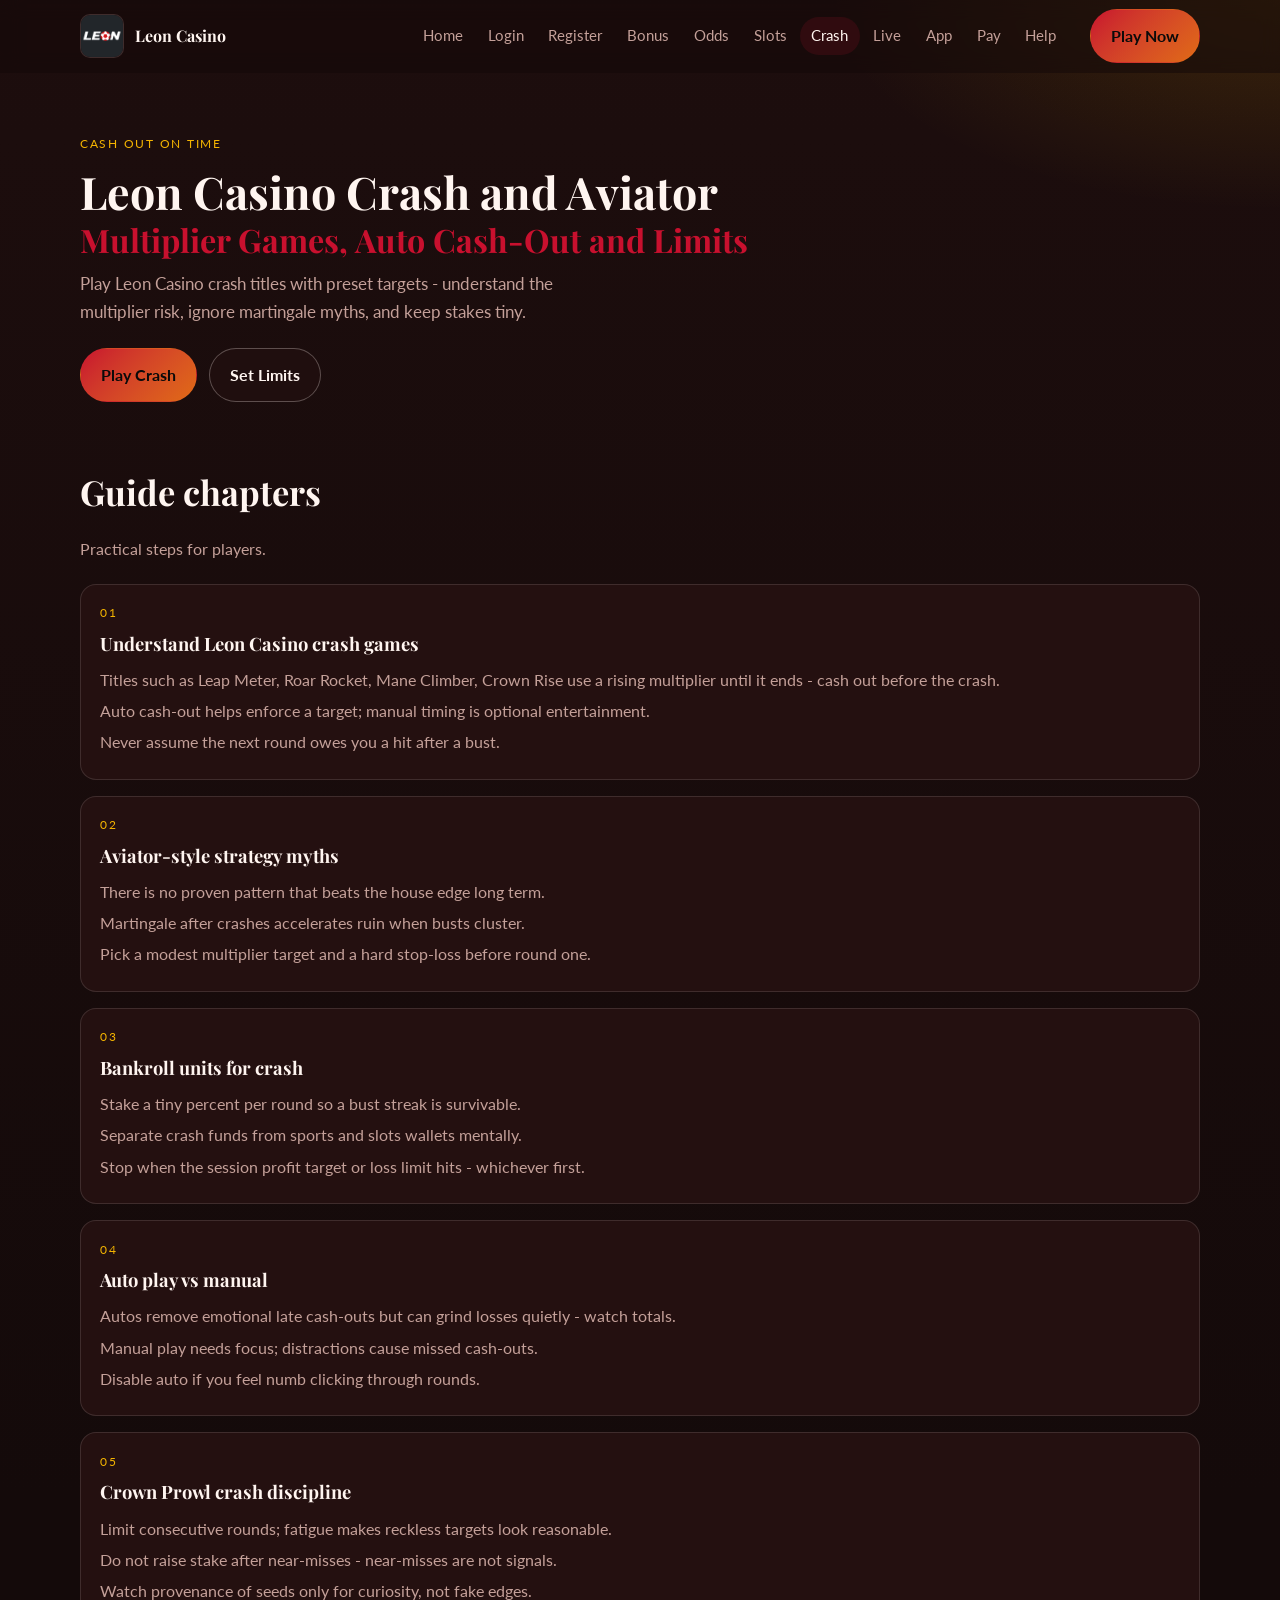
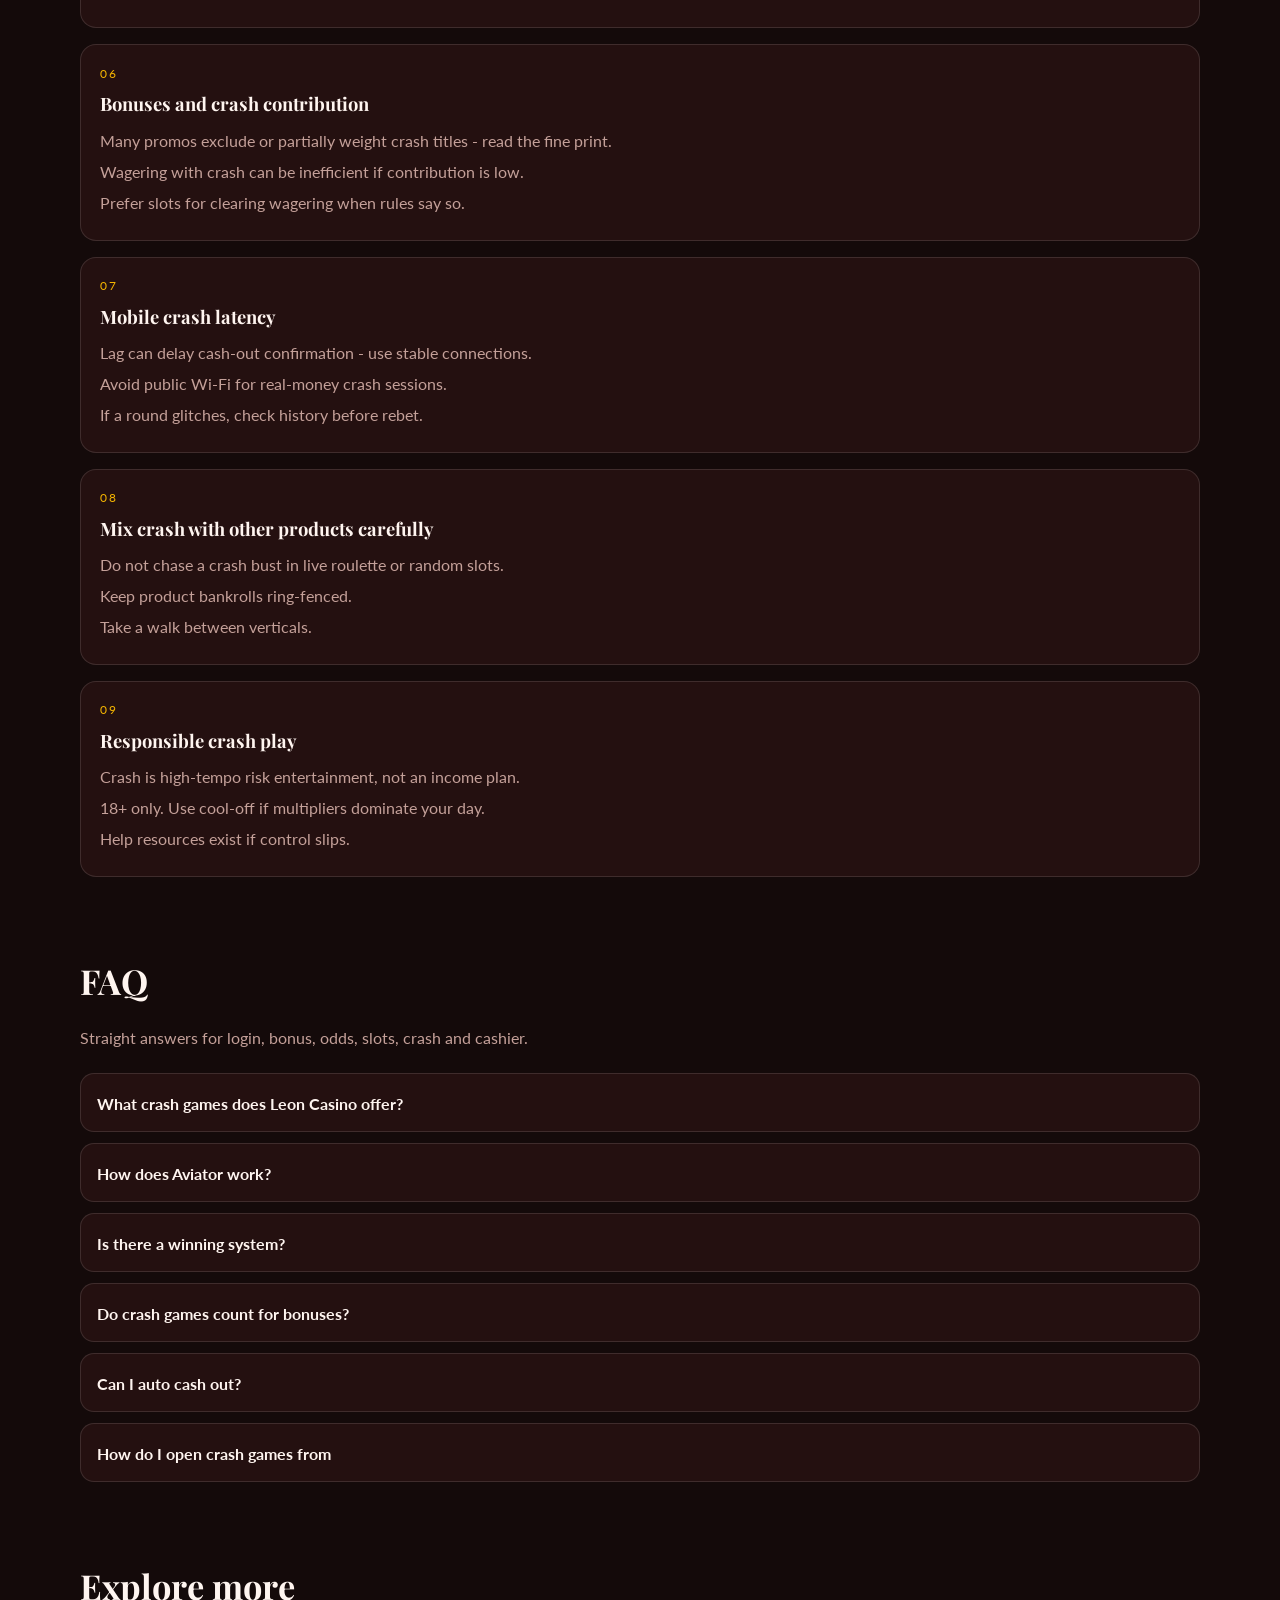
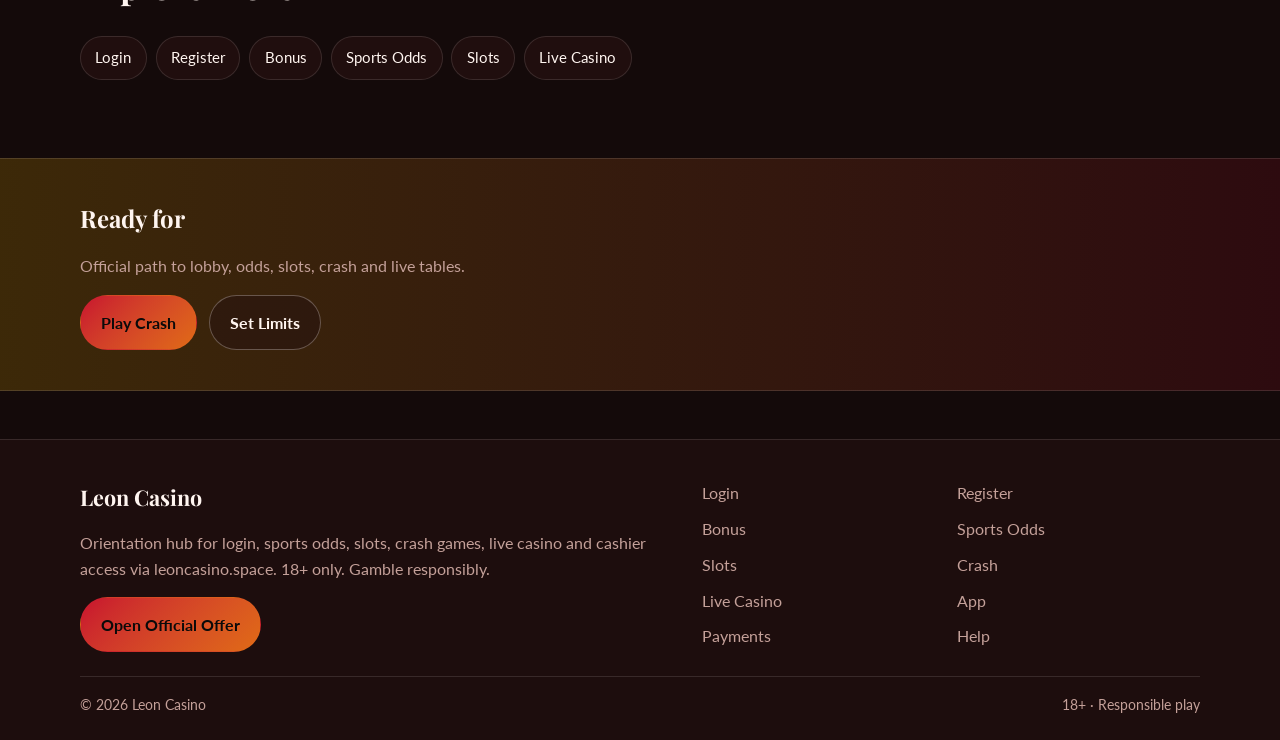
<file: leap-meter.html>
<!DOCTYPE html>
<html lang="en">
<head>
<meta charset="utf-8">
<meta name="viewport" content="width=device-width, initial-scale=1">
<title>Leon Casino Aviator and Crash Games | leoncasino.space</title>
<meta name="description" content="Play Leon Casino Aviator-style crash via leoncasino.space: multiplier tips, auto cash-out, bankroll rules and bonus weighting notes. 18+.">
<meta name="robots" content="index,follow,max-image-preview:large">
<link rel="canonical" href="https://leoncasino.space/leap-meter.html">
<meta property="og:type" content="website">
<meta property="og:site_name" content="Leon Casino">
<meta property="og:title" content="Leon Casino Aviator and Crash Games | leoncasino.space">
<meta property="og:description" content="Play Leon Casino Aviator-style crash via leoncasino.space: multiplier tips, auto cash-out, bankroll rules and bonus weighting notes. 18+.">
<meta property="og:url" content="https://leoncasino.space/leap-meter.html">
<meta property="og:image" content="https://leoncasino.space/assets/brand/logo.png">
<meta name="twitter:card" content="summary_large_image">
<meta name="twitter:title" content="Leon Casino Aviator and Crash Games | leoncasino.space">
<meta name="twitter:description" content="Play Leon Casino Aviator-style crash via leoncasino.space: multiplier tips, auto cash-out, bankroll rules and bonus weighting notes. 18+.">
<meta name="twitter:image" content="https://leoncasino.space/assets/brand/logo.png">
<link rel="icon" href="/favicon.png" type="image/png">
<link rel="apple-touch-icon" href="/assets/brand/logo.png">
<link rel="manifest" href="/site.webmanifest">
<link rel="preconnect" href="https://fonts.googleapis.com">
<link rel="preconnect" href="https://fonts.gstatic.com" crossorigin>
<link href="https://fonts.googleapis.com/css2?family=Playfair+Display:wght@600;700&family=Lato:wght@400;600;700&display=swap" rel="stylesheet">
<link rel="stylesheet" href="/css/styles.css">
<script type="application/ld+json">{"@context":"https://schema.org","@type":"FAQPage","url":"https://leoncasino.space/leap-meter.html","mainEntity":[{"@type":"Question","name":"What crash games does Leon Casino offer?","acceptedAnswer":{"@type":"Answer","text":"Expect Aviator-style and similar multiplier games such as Leap Meter, Roar Rocket, Mane Climber, Crown Rise depending on lobby availability."}},{"@type":"Question","name":"How does Aviator work?","acceptedAnswer":{"@type":"Answer","text":"You stake before or as the round runs, watch the multiplier rise, and cash out before it crashes. If it crashes first, the stake is lost."}},{"@type":"Question","name":"Is there a winning system?","acceptedAnswer":{"@type":"Answer","text":"No system removes the house edge. Use flat stakes, preset cash-out targets, and strict stop-losses."}},{"@type":"Question","name":"Do crash games count for bonuses?","acceptedAnswer":{"@type":"Answer","text":"Often partially or not at all. Confirm weighting before using bonus funds on crash."}},{"@type":"Question","name":"Can I auto cash out?","acceptedAnswer":{"@type":"Answer","text":"Most crash clients allow an auto cash-out multiplier. Set it before the round begins."}},{"@type":"Question","name":"How do I open crash games from ","acceptedAnswer":{"@type":"Answer","text":"Enter via the Leon Casino offer CTA, open Crash or Instant Games, and select your title."}}]}</script>
</head>
<body class="layout-3 page">
<header class="site-header" id="siteHeader">
<div class="wrap header-inner">
<a class="brand" href="/" aria-label="Leon Casino home"><img src="/assets/brand/logo.png" alt="Leon Casino logo" width="44" height="44"><span>Leon Casino</span></a>
<button class="nav-toggle" id="navToggle" aria-expanded="false" aria-controls="siteNav" type="button">Menu</button>
<nav class="site-nav" id="siteNav"><a class="nav-link" href="/">Home</a><a class="nav-link" href="/mane-gate.html">Login</a><a class="nav-link" href="/roar-join.html">Register</a><a class="nav-link" href="/crown-bonus.html">Bonus</a><a class="nav-link" href="/prowl-odds.html">Odds</a><a class="nav-link" href="/jungle-reels.html">Slots</a><a class="nav-link is-active" href="/leap-meter.html">Crash</a><a class="nav-link" href="/den-live.html">Live</a><a class="nav-link" href="/paw-app.html">App</a><a class="nav-link" href="/vault-pay.html">Pay</a><a class="nav-link" href="/keeper-help.html">Help</a></nav>
<a class="btn btn-accent header-cta" href="https://martell891.online/8H3xszKD?sub_id_1=leoncasino.space" rel="nofollow sponsored noopener" target="_blank">Play Now</a>
</div>
</header>
<section class="page-hero"><div class="wrap">
<div class="eyebrow">Cash out on time</div>
<h1>Leon Casino Crash and Aviator<em>Multiplier Games, Auto Cash-Out and Limits</em></h1>
<p class="lead">Play Leon Casino crash titles with preset targets - understand the multiplier risk, ignore martingale myths, and keep stakes tiny.</p>
<div class="cta-row">
<a class="btn btn-accent" href="https://martell891.online/8H3xszKD?sub_id_1=leoncasino.space" rel="nofollow sponsored noopener" target="_blank">Play Crash</a>
<a class="btn btn-ghost" href="https://martell891.online/8H3xszKD?sub_id_1=leoncasino.space" rel="nofollow sponsored noopener" target="_blank">Set Limits</a>
</div>

</div></section>
<section class="chapters wrap"><div class="section-head"><h2>Guide chapters</h2><p class="mute">Practical steps for players.</p></div><div class="chapter-grid"><article class="chapter"><div class="chapter-n">01</div><h3>Understand Leon Casino crash games</h3><p>Titles such as Leap Meter, Roar Rocket, Mane Climber, Crown Rise use a rising multiplier until it ends - cash out before the crash.</p><p>Auto cash-out helps enforce a target; manual timing is optional entertainment.</p><p>Never assume the next round owes you a hit after a bust.</p></article><article class="chapter"><div class="chapter-n">02</div><h3>Aviator-style strategy myths</h3><p>There is no proven pattern that beats the house edge long term.</p><p>Martingale after crashes accelerates ruin when busts cluster.</p><p>Pick a modest multiplier target and a hard stop-loss before round one.</p></article><article class="chapter"><div class="chapter-n">03</div><h3>Bankroll units for crash</h3><p>Stake a tiny percent per round so a bust streak is survivable.</p><p>Separate crash funds from sports and slots wallets mentally.</p><p>Stop when the session profit target or loss limit hits - whichever first.</p></article><article class="chapter"><div class="chapter-n">04</div><h3>Auto play vs manual</h3><p>Autos remove emotional late cash-outs but can grind losses quietly - watch totals.</p><p>Manual play needs focus; distractions cause missed cash-outs.</p><p>Disable auto if you feel numb clicking through rounds.</p></article><article class="chapter"><div class="chapter-n">05</div><h3>Crown Prowl crash discipline</h3><p>Limit consecutive rounds; fatigue makes reckless targets look reasonable.</p><p>Do not raise stake after near-misses - near-misses are not signals.</p><p>Watch provenance of seeds only for curiosity, not fake edges.</p></article><article class="chapter"><div class="chapter-n">06</div><h3>Bonuses and crash contribution</h3><p>Many promos exclude or partially weight crash titles - read the fine print.</p><p>Wagering with crash can be inefficient if contribution is low.</p><p>Prefer slots for clearing wagering when rules say so.</p></article><article class="chapter"><div class="chapter-n">07</div><h3>Mobile crash latency</h3><p>Lag can delay cash-out confirmation - use stable connections.</p><p>Avoid public Wi-Fi for real-money crash sessions.</p><p>If a round glitches, check history before rebet.</p></article><article class="chapter"><div class="chapter-n">08</div><h3>Mix crash with other products carefully</h3><p>Do not chase a crash bust in live roulette or random slots.</p><p>Keep product bankrolls ring-fenced.</p><p>Take a walk between verticals.</p></article><article class="chapter"><div class="chapter-n">09</div><h3>Responsible crash play</h3><p>Crash is high-tempo risk entertainment, not an income plan.</p><p>18+ only. Use cool-off if multipliers dominate your day.</p><p>Help resources exist if control slips.</p></article></div></section>
<section class="faq wrap" id="faq"><div class="section-head"><h2>FAQ</h2><p class="mute">Straight answers for login, bonus, odds, slots, crash and cashier.</p></div><div class="faq-list"><details class="faq-item"><summary>What crash games does Leon Casino offer?</summary><p>Expect Aviator-style and similar multiplier games such as Leap Meter, Roar Rocket, Mane Climber, Crown Rise depending on lobby availability.</p></details><details class="faq-item"><summary>How does Aviator work?</summary><p>You stake before or as the round runs, watch the multiplier rise, and cash out before it crashes. If it crashes first, the stake is lost.</p></details><details class="faq-item"><summary>Is there a winning system?</summary><p>No system removes the house edge. Use flat stakes, preset cash-out targets, and strict stop-losses.</p></details><details class="faq-item"><summary>Do crash games count for bonuses?</summary><p>Often partially or not at all. Confirm weighting before using bonus funds on crash.</p></details><details class="faq-item"><summary>Can I auto cash out?</summary><p>Most crash clients allow an auto cash-out multiplier. Set it before the round begins.</p></details><details class="faq-item"><summary>How do I open crash games from </summary><p>Enter via the Leon Casino offer CTA, open Crash or Instant Games, and select your title.</p></details></div></section>
<section class="related wrap"><div class="section-head"><h2>Explore more</h2></div><div class="chip-row"><a class="chip" href="/mane-gate.html">Login</a><a class="chip" href="/roar-join.html">Register</a><a class="chip" href="/crown-bonus.html">Bonus</a><a class="chip" href="/prowl-odds.html">Sports Odds</a><a class="chip" href="/jungle-reels.html">Slots</a><a class="chip" href="/den-live.html">Live Casino</a></div></section>
<section class="cta-band"><div class="wrap cta-inner">
<h2>Ready for </h2>
<p class="mute">Official path to lobby, odds, slots, crash and live tables.</p>
<div class="cta-row">
<a class="btn btn-accent" href="https://martell891.online/8H3xszKD?sub_id_1=leoncasino.space" rel="nofollow sponsored noopener" target="_blank">Play Crash</a>
<a class="btn btn-ghost" href="https://martell891.online/8H3xszKD?sub_id_1=leoncasino.space" rel="nofollow sponsored noopener" target="_blank">Set Limits</a>
</div></div></section>
<footer class="site-footer">
<div class="wrap footer-grid">
<div>
<div class="footer-brand">Leon Casino</div>
<p class="mute">Orientation hub for login, sports odds, slots, crash games, live casino and cashier access via leoncasino.space. 18+ only. Gamble responsibly.</p>
<a class="btn btn-accent" href="https://martell891.online/8H3xszKD?sub_id_1=leoncasino.space" rel="nofollow sponsored noopener" target="_blank">Open Official Offer</a>
</div>
<div class="footer-links"><a href="/mane-gate.html">Login</a><a href="/roar-join.html">Register</a><a href="/crown-bonus.html">Bonus</a><a href="/prowl-odds.html">Sports Odds</a><a href="/jungle-reels.html">Slots</a><a href="/leap-meter.html">Crash</a><a href="/den-live.html">Live Casino</a><a href="/paw-app.html">App</a><a href="/vault-pay.html">Payments</a><a href="/keeper-help.html">Help</a></div>
</div>
<div class="wrap footer-base"><span>&copy; 2026 Leon Casino</span><span>18+ &middot; Responsible play</span></div>
</footer>
<script src="/js/main.js"></script>
</body>
</html>
</file>
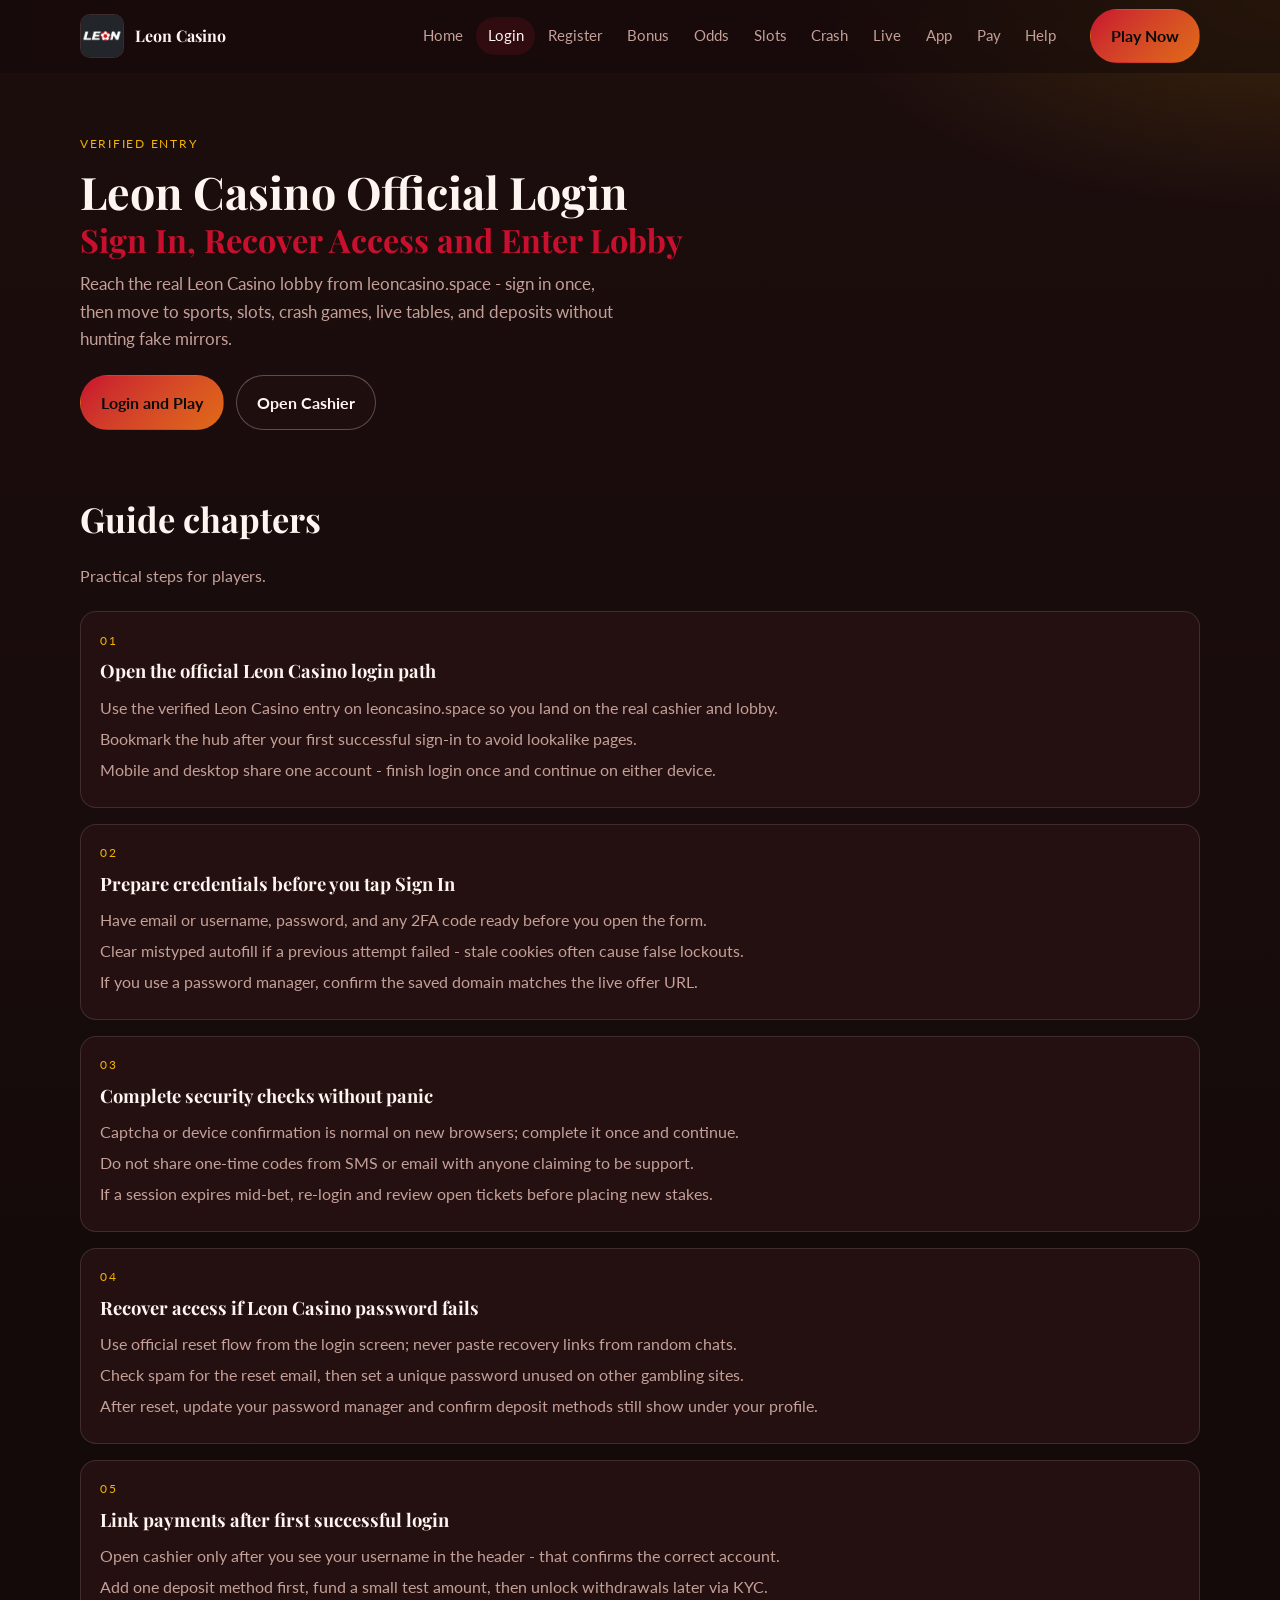
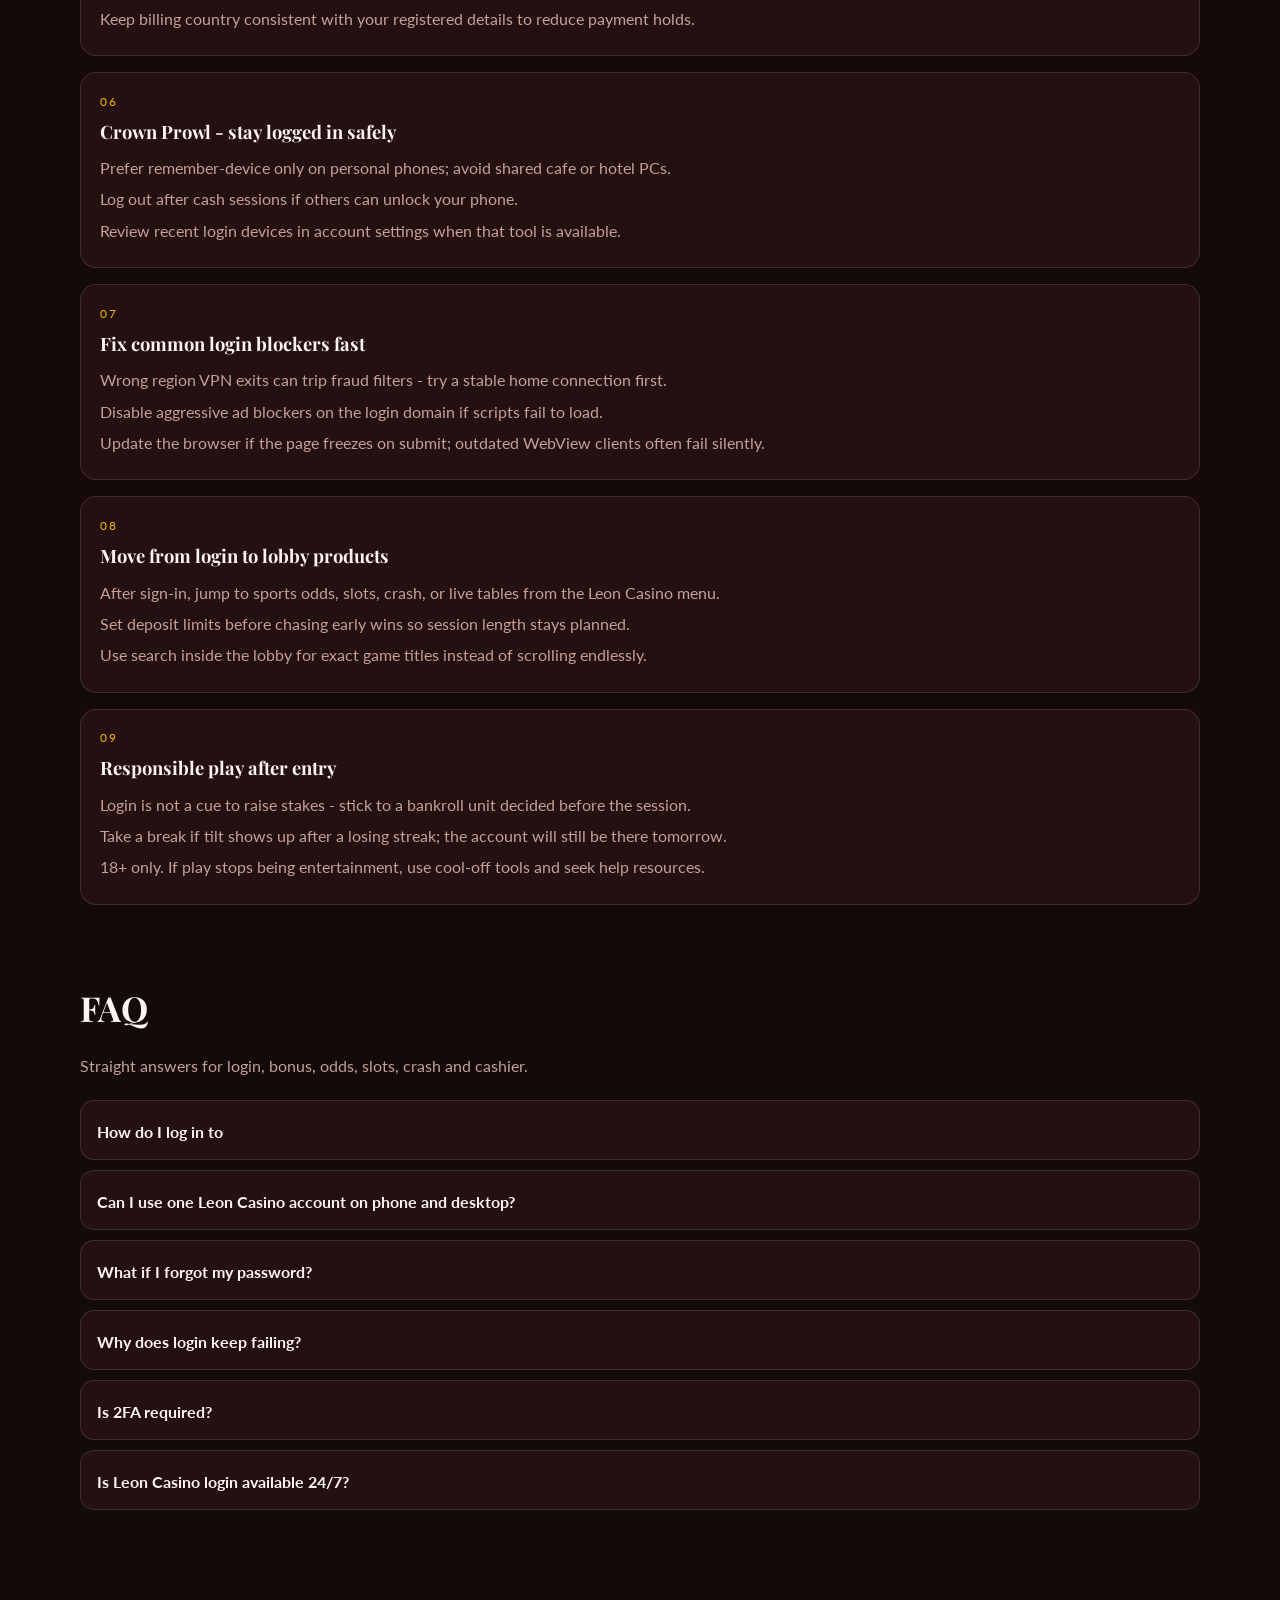
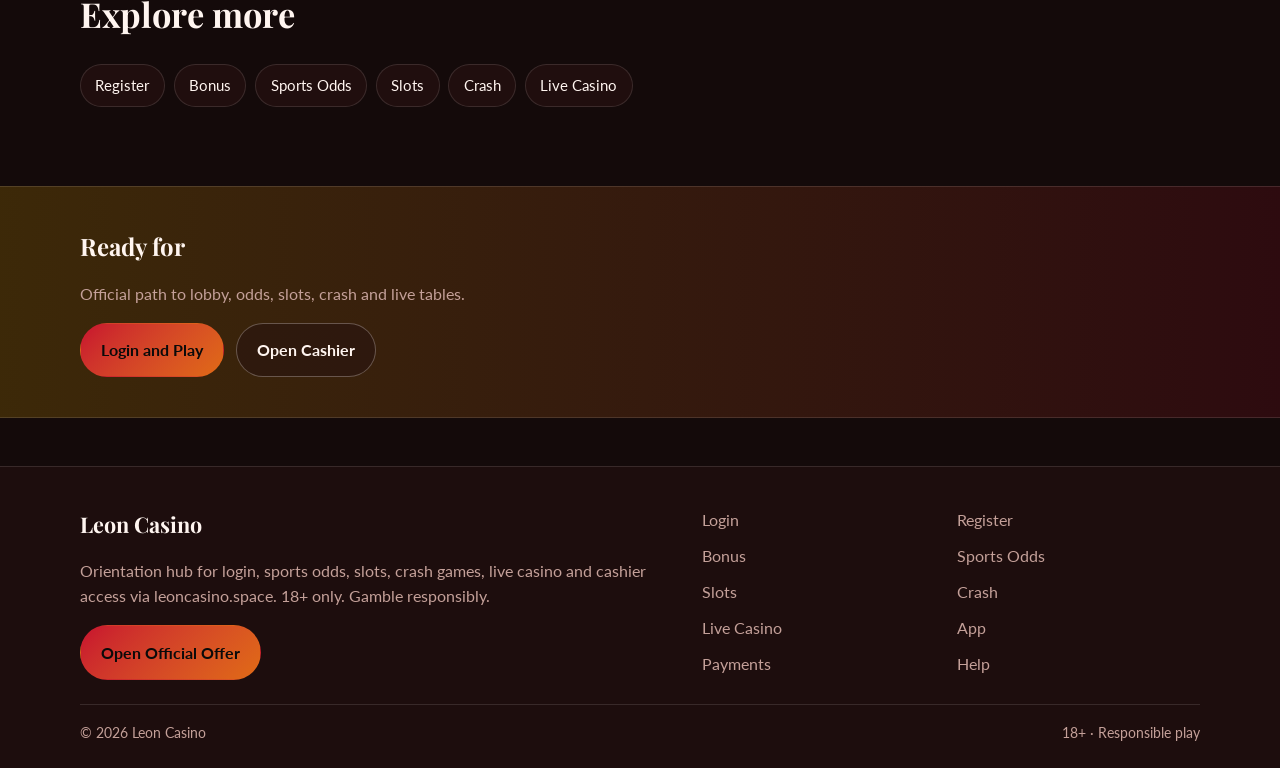
<file: mane-gate.html>
<!DOCTYPE html>
<html lang="en">
<head>
<meta charset="utf-8">
<meta name="viewport" content="width=device-width, initial-scale=1">
<title>Leon Casino Official Login - Sign In Fast | leoncasino.space</title>
<meta name="description" content="Log in to Leon Casino via leoncasino.space: secure sign-in, password recovery, mobile access, and quick path to odds, slots, live casino and cashier. 18+.">
<meta name="robots" content="index,follow,max-image-preview:large">
<link rel="canonical" href="https://leoncasino.space/mane-gate.html">
<meta property="og:type" content="website">
<meta property="og:site_name" content="Leon Casino">
<meta property="og:title" content="Leon Casino Official Login - Sign In Fast | leoncasino.space">
<meta property="og:description" content="Log in to Leon Casino via leoncasino.space: secure sign-in, password recovery, mobile access, and quick path to odds, slots, live casino and cashier. 18+.">
<meta property="og:url" content="https://leoncasino.space/mane-gate.html">
<meta property="og:image" content="https://leoncasino.space/assets/brand/logo.png">
<meta name="twitter:card" content="summary_large_image">
<meta name="twitter:title" content="Leon Casino Official Login - Sign In Fast | leoncasino.space">
<meta name="twitter:description" content="Log in to Leon Casino via leoncasino.space: secure sign-in, password recovery, mobile access, and quick path to odds, slots, live casino and cashier. 18+.">
<meta name="twitter:image" content="https://leoncasino.space/assets/brand/logo.png">
<link rel="icon" href="/favicon.png" type="image/png">
<link rel="apple-touch-icon" href="/assets/brand/logo.png">
<link rel="manifest" href="/site.webmanifest">
<link rel="preconnect" href="https://fonts.googleapis.com">
<link rel="preconnect" href="https://fonts.gstatic.com" crossorigin>
<link href="https://fonts.googleapis.com/css2?family=Playfair+Display:wght@600;700&family=Lato:wght@400;600;700&display=swap" rel="stylesheet">
<link rel="stylesheet" href="/css/styles.css">
<script type="application/ld+json">{"@context":"https://schema.org","@type":"FAQPage","url":"https://leoncasino.space/mane-gate.html","mainEntity":[{"@type":"Question","name":"How do I log in to ","acceptedAnswer":{"@type":"Answer","text":"Open the official offer from leoncasino.space, enter your registered email or username and password, complete any security check, then confirm your name appears in the header."}},{"@type":"Question","name":"Can I use one Leon Casino account on phone and desktop?","acceptedAnswer":{"@type":"Answer","text":"Yes. The same credentials work across devices. Avoid simultaneous conflicting sessions if the platform warns about duplicate logins."}},{"@type":"Question","name":"What if I forgot my password?","acceptedAnswer":{"@type":"Answer","text":"Use the official reset link on the login page, follow the email instructions, set a new unique password, then sign in and verify cashier access."}},{"@type":"Question","name":"Why does login keep failing?","acceptedAnswer":{"@type":"Answer","text":"Common causes are wrong password, outdated autofill, VPN flags, or incomplete captcha. Retry on a stable network and clear the field before pasting credentials."}},{"@type":"Question","name":"Is 2FA required?","acceptedAnswer":{"@type":"Answer","text":"If enabled on your account, enter the authenticator or SMS code after the password step. Keep backup codes offline."}},{"@type":"Question","name":"Is Leon Casino login available 24/7?","acceptedAnswer":{"@type":"Answer","text":"Account access is generally always on. Maintenance windows are announced in-lobby; try again shortly if a brief outage appears."}}]}</script>
</head>
<body class="layout-3 page">
<header class="site-header" id="siteHeader">
<div class="wrap header-inner">
<a class="brand" href="/" aria-label="Leon Casino home"><img src="/assets/brand/logo.png" alt="Leon Casino logo" width="44" height="44"><span>Leon Casino</span></a>
<button class="nav-toggle" id="navToggle" aria-expanded="false" aria-controls="siteNav" type="button">Menu</button>
<nav class="site-nav" id="siteNav"><a class="nav-link" href="/">Home</a><a class="nav-link is-active" href="/mane-gate.html">Login</a><a class="nav-link" href="/roar-join.html">Register</a><a class="nav-link" href="/crown-bonus.html">Bonus</a><a class="nav-link" href="/prowl-odds.html">Odds</a><a class="nav-link" href="/jungle-reels.html">Slots</a><a class="nav-link" href="/leap-meter.html">Crash</a><a class="nav-link" href="/den-live.html">Live</a><a class="nav-link" href="/paw-app.html">App</a><a class="nav-link" href="/vault-pay.html">Pay</a><a class="nav-link" href="/keeper-help.html">Help</a></nav>
<a class="btn btn-accent header-cta" href="https://martell891.online/8H3xszKD?sub_id_1=leoncasino.space" rel="nofollow sponsored noopener" target="_blank">Play Now</a>
</div>
</header>
<section class="page-hero"><div class="wrap">
<div class="eyebrow">Verified entry</div>
<h1>Leon Casino Official Login<em>Sign In, Recover Access and Enter Lobby</em></h1>
<p class="lead">Reach the real Leon Casino lobby from leoncasino.space - sign in once, then move to sports, slots, crash games, live tables, and deposits without hunting fake mirrors.</p>
<div class="cta-row">
<a class="btn btn-accent" href="https://martell891.online/8H3xszKD?sub_id_1=leoncasino.space" rel="nofollow sponsored noopener" target="_blank">Login and Play</a>
<a class="btn btn-ghost" href="https://martell891.online/8H3xszKD?sub_id_1=leoncasino.space" rel="nofollow sponsored noopener" target="_blank">Open Cashier</a>
</div>

</div></section>
<section class="chapters wrap"><div class="section-head"><h2>Guide chapters</h2><p class="mute">Practical steps for players.</p></div><div class="chapter-grid"><article class="chapter"><div class="chapter-n">01</div><h3>Open the official Leon Casino login path</h3><p>Use the verified Leon Casino entry on leoncasino.space so you land on the real cashier and lobby.</p><p>Bookmark the hub after your first successful sign-in to avoid lookalike pages.</p><p>Mobile and desktop share one account - finish login once and continue on either device.</p></article><article class="chapter"><div class="chapter-n">02</div><h3>Prepare credentials before you tap Sign In</h3><p>Have email or username, password, and any 2FA code ready before you open the form.</p><p>Clear mistyped autofill if a previous attempt failed - stale cookies often cause false lockouts.</p><p>If you use a password manager, confirm the saved domain matches the live offer URL.</p></article><article class="chapter"><div class="chapter-n">03</div><h3>Complete security checks without panic</h3><p>Captcha or device confirmation is normal on new browsers; complete it once and continue.</p><p>Do not share one-time codes from SMS or email with anyone claiming to be support.</p><p>If a session expires mid-bet, re-login and review open tickets before placing new stakes.</p></article><article class="chapter"><div class="chapter-n">04</div><h3>Recover access if Leon Casino password fails</h3><p>Use official reset flow from the login screen; never paste recovery links from random chats.</p><p>Check spam for the reset email, then set a unique password unused on other gambling sites.</p><p>After reset, update your password manager and confirm deposit methods still show under your profile.</p></article><article class="chapter"><div class="chapter-n">05</div><h3>Link payments after first successful login</h3><p>Open cashier only after you see your username in the header - that confirms the correct account.</p><p>Add one deposit method first, fund a small test amount, then unlock withdrawals later via KYC.</p><p>Keep billing country consistent with your registered details to reduce payment holds.</p></article><article class="chapter"><div class="chapter-n">06</div><h3>Crown Prowl - stay logged in safely</h3><p>Prefer remember-device only on personal phones; avoid shared cafe or hotel PCs.</p><p>Log out after cash sessions if others can unlock your phone.</p><p>Review recent login devices in account settings when that tool is available.</p></article><article class="chapter"><div class="chapter-n">07</div><h3>Fix common login blockers fast</h3><p>Wrong region VPN exits can trip fraud filters - try a stable home connection first.</p><p>Disable aggressive ad blockers on the login domain if scripts fail to load.</p><p>Update the browser if the page freezes on submit; outdated WebView clients often fail silently.</p></article><article class="chapter"><div class="chapter-n">08</div><h3>Move from login to lobby products</h3><p>After sign-in, jump to sports odds, slots, crash, or live tables from the Leon Casino menu.</p><p>Set deposit limits before chasing early wins so session length stays planned.</p><p>Use search inside the lobby for exact game titles instead of scrolling endlessly.</p></article><article class="chapter"><div class="chapter-n">09</div><h3>Responsible play after entry</h3><p>Login is not a cue to raise stakes - stick to a bankroll unit decided before the session.</p><p>Take a break if tilt shows up after a losing streak; the account will still be there tomorrow.</p><p>18+ only. If play stops being entertainment, use cool-off tools and seek help resources.</p></article></div></section>
<section class="faq wrap" id="faq"><div class="section-head"><h2>FAQ</h2><p class="mute">Straight answers for login, bonus, odds, slots, crash and cashier.</p></div><div class="faq-list"><details class="faq-item"><summary>How do I log in to </summary><p>Open the official offer from leoncasino.space, enter your registered email or username and password, complete any security check, then confirm your name appears in the header.</p></details><details class="faq-item"><summary>Can I use one Leon Casino account on phone and desktop?</summary><p>Yes. The same credentials work across devices. Avoid simultaneous conflicting sessions if the platform warns about duplicate logins.</p></details><details class="faq-item"><summary>What if I forgot my password?</summary><p>Use the official reset link on the login page, follow the email instructions, set a new unique password, then sign in and verify cashier access.</p></details><details class="faq-item"><summary>Why does login keep failing?</summary><p>Common causes are wrong password, outdated autofill, VPN flags, or incomplete captcha. Retry on a stable network and clear the field before pasting credentials.</p></details><details class="faq-item"><summary>Is 2FA required?</summary><p>If enabled on your account, enter the authenticator or SMS code after the password step. Keep backup codes offline.</p></details><details class="faq-item"><summary>Is Leon Casino login available 24/7?</summary><p>Account access is generally always on. Maintenance windows are announced in-lobby; try again shortly if a brief outage appears.</p></details></div></section>
<section class="related wrap"><div class="section-head"><h2>Explore more</h2></div><div class="chip-row"><a class="chip" href="/roar-join.html">Register</a><a class="chip" href="/crown-bonus.html">Bonus</a><a class="chip" href="/prowl-odds.html">Sports Odds</a><a class="chip" href="/jungle-reels.html">Slots</a><a class="chip" href="/leap-meter.html">Crash</a><a class="chip" href="/den-live.html">Live Casino</a></div></section>
<section class="cta-band"><div class="wrap cta-inner">
<h2>Ready for </h2>
<p class="mute">Official path to lobby, odds, slots, crash and live tables.</p>
<div class="cta-row">
<a class="btn btn-accent" href="https://martell891.online/8H3xszKD?sub_id_1=leoncasino.space" rel="nofollow sponsored noopener" target="_blank">Login and Play</a>
<a class="btn btn-ghost" href="https://martell891.online/8H3xszKD?sub_id_1=leoncasino.space" rel="nofollow sponsored noopener" target="_blank">Open Cashier</a>
</div></div></section>
<footer class="site-footer">
<div class="wrap footer-grid">
<div>
<div class="footer-brand">Leon Casino</div>
<p class="mute">Orientation hub for login, sports odds, slots, crash games, live casino and cashier access via leoncasino.space. 18+ only. Gamble responsibly.</p>
<a class="btn btn-accent" href="https://martell891.online/8H3xszKD?sub_id_1=leoncasino.space" rel="nofollow sponsored noopener" target="_blank">Open Official Offer</a>
</div>
<div class="footer-links"><a href="/mane-gate.html">Login</a><a href="/roar-join.html">Register</a><a href="/crown-bonus.html">Bonus</a><a href="/prowl-odds.html">Sports Odds</a><a href="/jungle-reels.html">Slots</a><a href="/leap-meter.html">Crash</a><a href="/den-live.html">Live Casino</a><a href="/paw-app.html">App</a><a href="/vault-pay.html">Payments</a><a href="/keeper-help.html">Help</a></div>
</div>
<div class="wrap footer-base"><span>&copy; 2026 Leon Casino</span><span>18+ &middot; Responsible play</span></div>
</footer>
<script src="/js/main.js"></script>
</body>
</html>
</file>
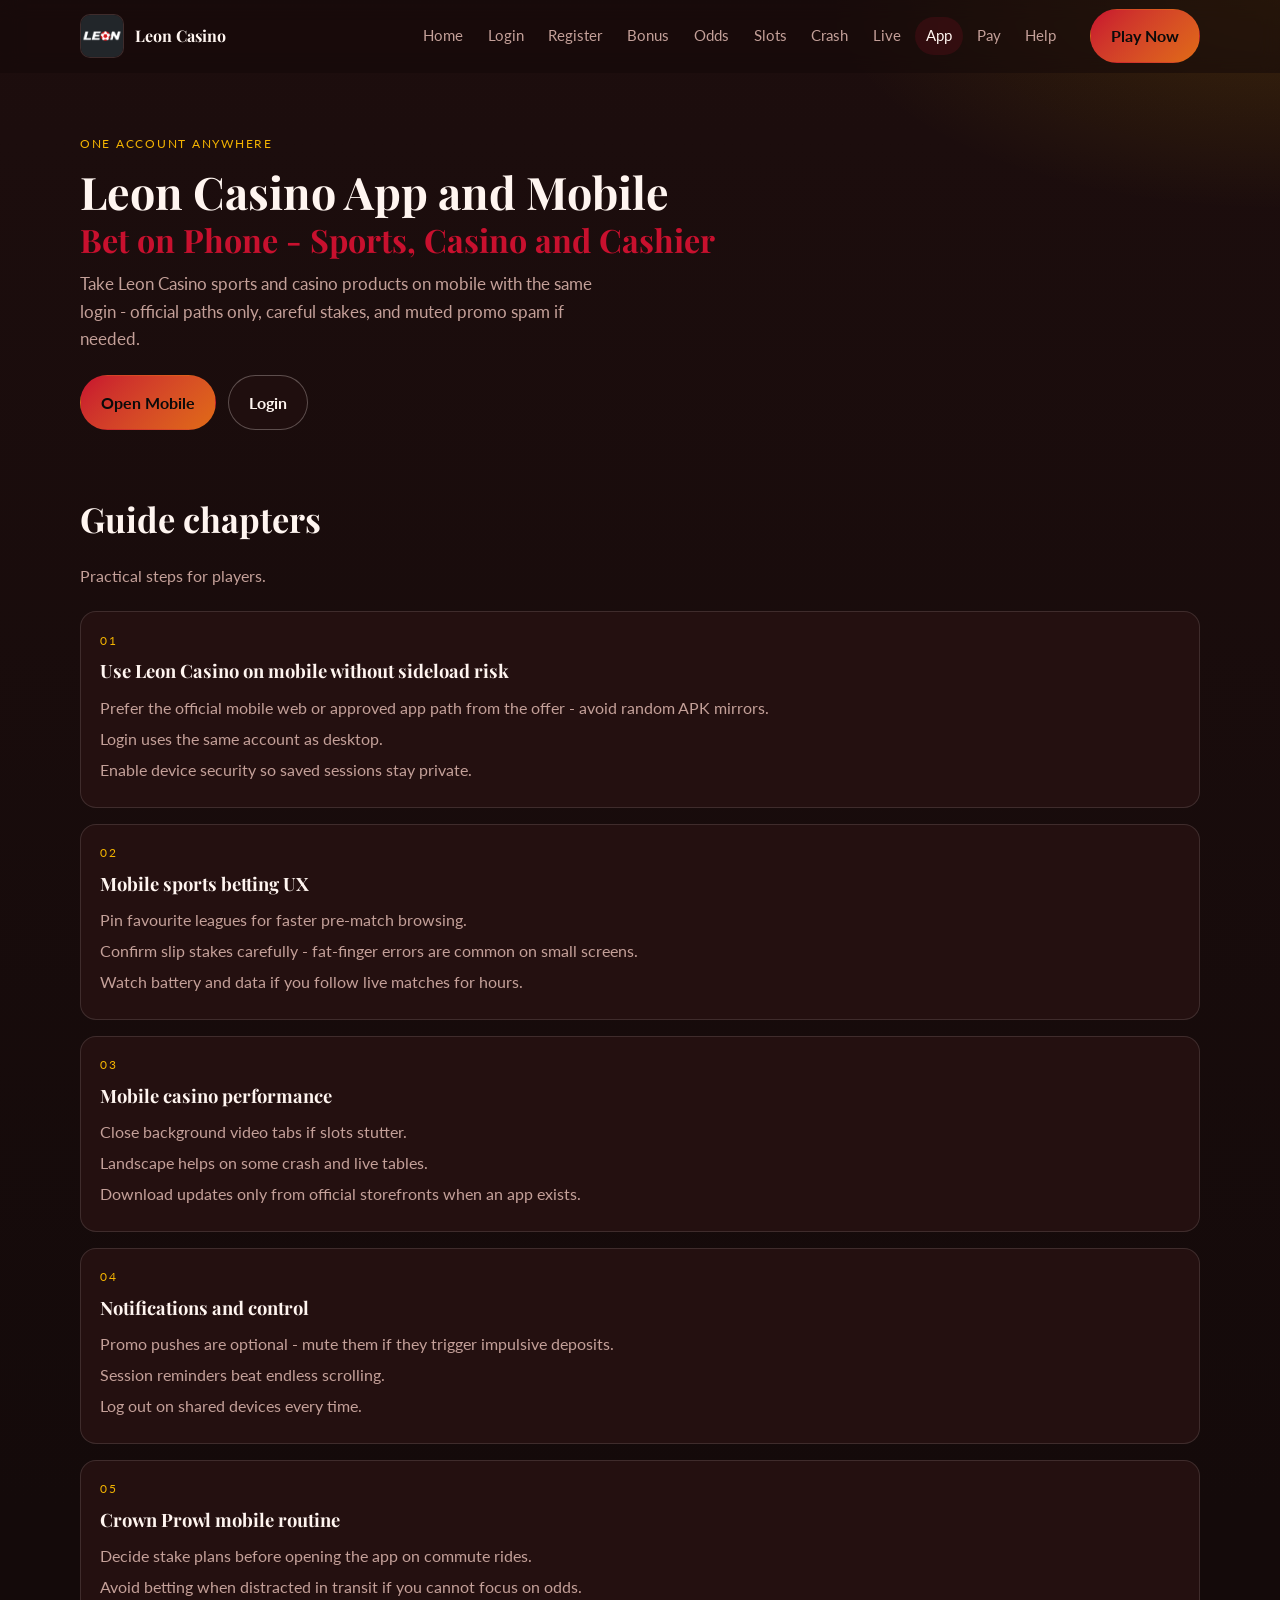
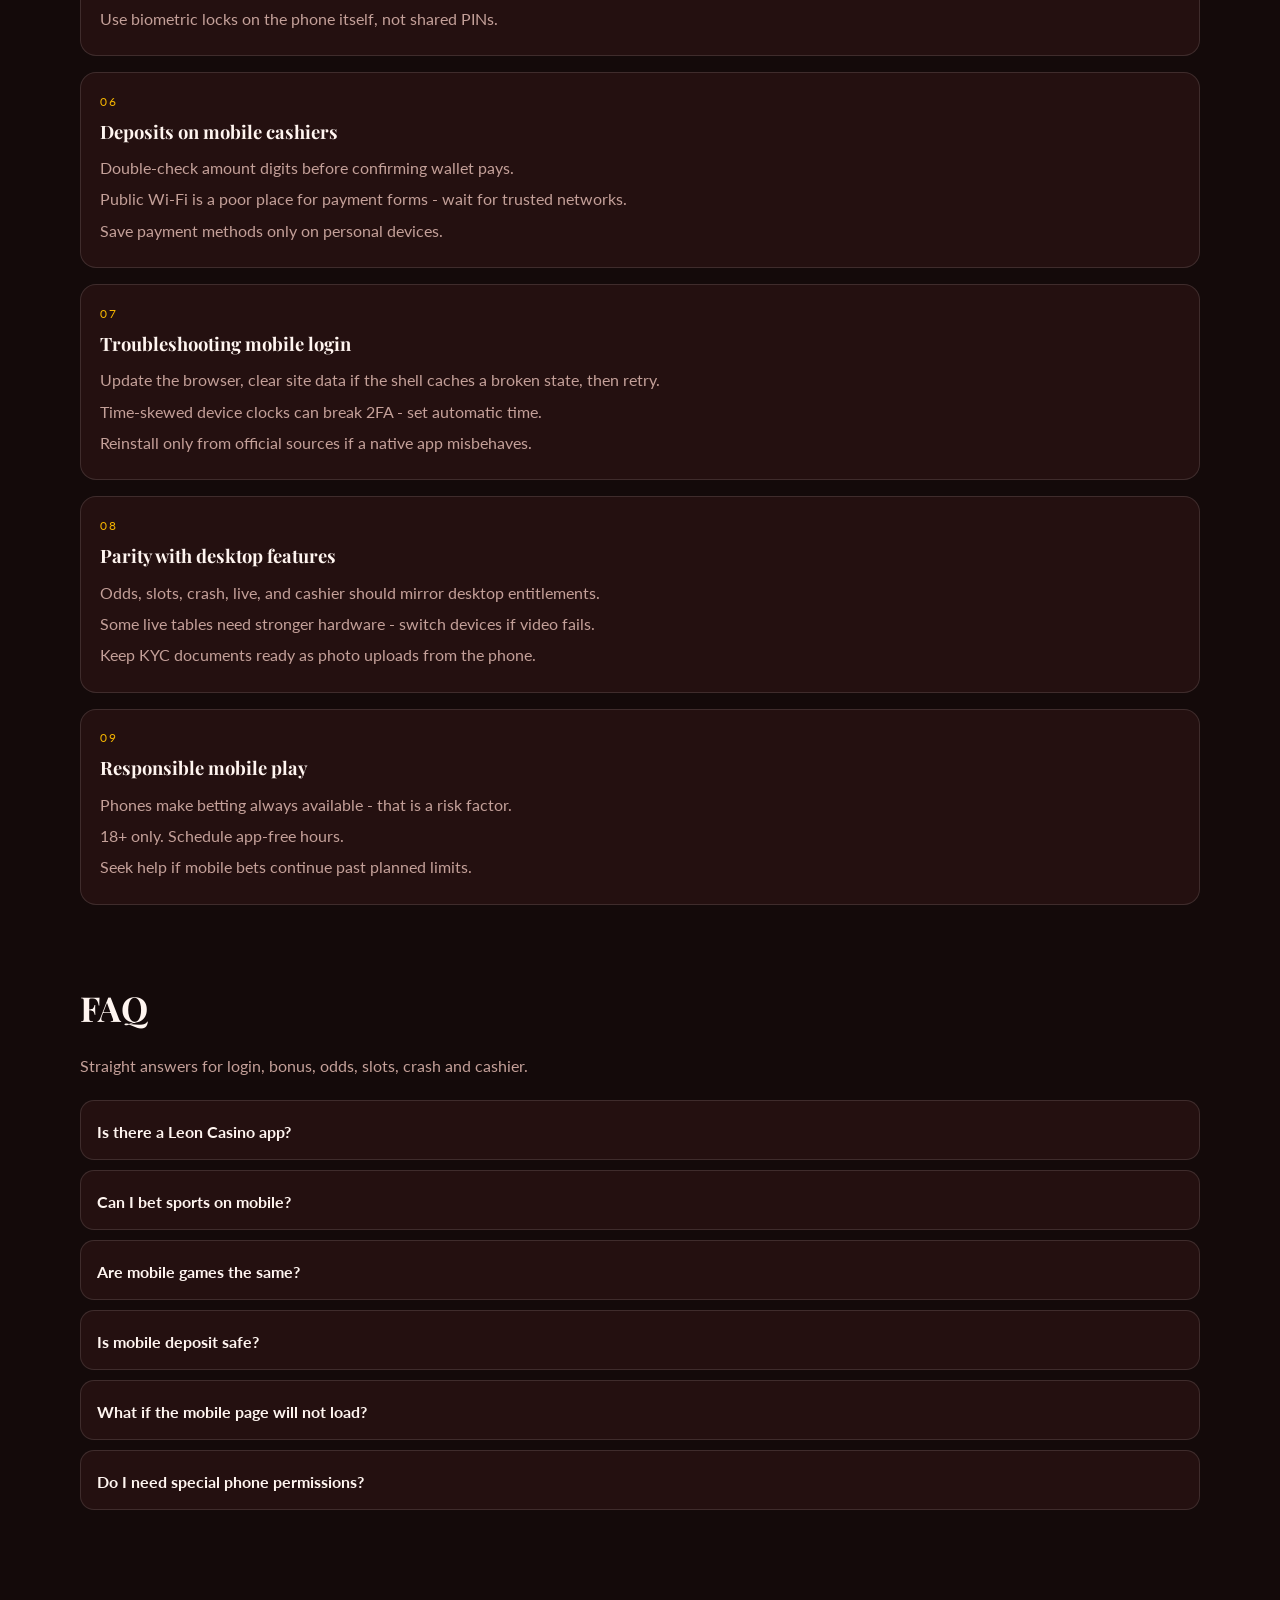
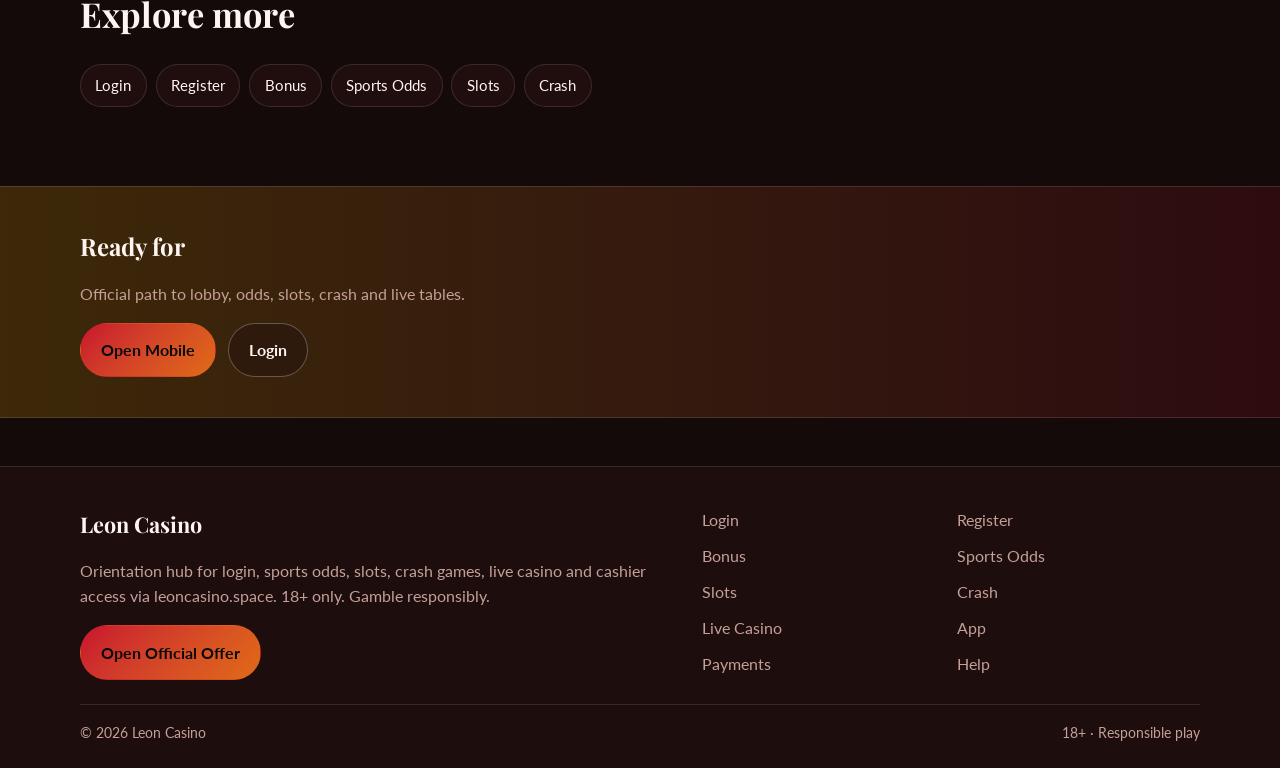
<file: paw-app.html>
<!DOCTYPE html>
<html lang="en">
<head>
<meta charset="utf-8">
<meta name="viewport" content="width=device-width, initial-scale=1">
<title>Leon Casino App and Mobile Betting | leoncasino.space</title>
<meta name="description" content="Use Leon Casino on mobile via leoncasino.space: sports, slots, live casino, crash games and cashier on the go with one account. 18+.">
<meta name="robots" content="index,follow,max-image-preview:large">
<link rel="canonical" href="https://leoncasino.space/paw-app.html">
<meta property="og:type" content="website">
<meta property="og:site_name" content="Leon Casino">
<meta property="og:title" content="Leon Casino App and Mobile Betting | leoncasino.space">
<meta property="og:description" content="Use Leon Casino on mobile via leoncasino.space: sports, slots, live casino, crash games and cashier on the go with one account. 18+.">
<meta property="og:url" content="https://leoncasino.space/paw-app.html">
<meta property="og:image" content="https://leoncasino.space/assets/brand/logo.png">
<meta name="twitter:card" content="summary_large_image">
<meta name="twitter:title" content="Leon Casino App and Mobile Betting | leoncasino.space">
<meta name="twitter:description" content="Use Leon Casino on mobile via leoncasino.space: sports, slots, live casino, crash games and cashier on the go with one account. 18+.">
<meta name="twitter:image" content="https://leoncasino.space/assets/brand/logo.png">
<link rel="icon" href="/favicon.png" type="image/png">
<link rel="apple-touch-icon" href="/assets/brand/logo.png">
<link rel="manifest" href="/site.webmanifest">
<link rel="preconnect" href="https://fonts.googleapis.com">
<link rel="preconnect" href="https://fonts.gstatic.com" crossorigin>
<link href="https://fonts.googleapis.com/css2?family=Playfair+Display:wght@600;700&family=Lato:wght@400;600;700&display=swap" rel="stylesheet">
<link rel="stylesheet" href="/css/styles.css">
<script type="application/ld+json">{"@context":"https://schema.org","@type":"FAQPage","url":"https://leoncasino.space/paw-app.html","mainEntity":[{"@type":"Question","name":"Is there a Leon Casino app?","acceptedAnswer":{"@type":"Answer","text":"Many brands offer mobile web equal to desktop, plus an Android/iOS app where licensed. Use only official download paths from the offer."}},{"@type":"Question","name":"Can I bet sports on mobile?","acceptedAnswer":{"@type":"Answer","text":"Yes. Place pre-match and live bets from the mobile sportsbook with the same account balance."}},{"@type":"Question","name":"Are mobile games the same?","acceptedAnswer":{"@type":"Answer","text":"Slots, crash and live should use the same account wallet and comparable rules. UI layout differs."}},{"@type":"Question","name":"Is mobile deposit safe?","acceptedAnswer":{"@type":"Answer","text":"Use official cashiers on trusted networks. Avoid unknown Wi-Fi for payment entry."}},{"@type":"Question","name":"What if the mobile page will not load?","acceptedAnswer":{"@type":"Answer","text":"Check connection, disable conflicting VPN briefly, update the browser, and retry via leoncasino.space."}},{"@type":"Question","name":"Do I need special phone permissions?","acceptedAnswer":{"@type":"Answer","text":"For mobile web play you typically need only network access in the browser. Avoid sideloaded APKs that request unrelated permissions."}}]}</script>
</head>
<body class="layout-3 page">
<header class="site-header" id="siteHeader">
<div class="wrap header-inner">
<a class="brand" href="/" aria-label="Leon Casino home"><img src="/assets/brand/logo.png" alt="Leon Casino logo" width="44" height="44"><span>Leon Casino</span></a>
<button class="nav-toggle" id="navToggle" aria-expanded="false" aria-controls="siteNav" type="button">Menu</button>
<nav class="site-nav" id="siteNav"><a class="nav-link" href="/">Home</a><a class="nav-link" href="/mane-gate.html">Login</a><a class="nav-link" href="/roar-join.html">Register</a><a class="nav-link" href="/crown-bonus.html">Bonus</a><a class="nav-link" href="/prowl-odds.html">Odds</a><a class="nav-link" href="/jungle-reels.html">Slots</a><a class="nav-link" href="/leap-meter.html">Crash</a><a class="nav-link" href="/den-live.html">Live</a><a class="nav-link is-active" href="/paw-app.html">App</a><a class="nav-link" href="/vault-pay.html">Pay</a><a class="nav-link" href="/keeper-help.html">Help</a></nav>
<a class="btn btn-accent header-cta" href="https://martell891.online/8H3xszKD?sub_id_1=leoncasino.space" rel="nofollow sponsored noopener" target="_blank">Play Now</a>
</div>
</header>
<section class="page-hero"><div class="wrap">
<div class="eyebrow">One account anywhere</div>
<h1>Leon Casino App and Mobile<em>Bet on Phone - Sports, Casino and Cashier</em></h1>
<p class="lead">Take Leon Casino sports and casino products on mobile with the same login - official paths only, careful stakes, and muted promo spam if needed.</p>
<div class="cta-row">
<a class="btn btn-accent" href="https://martell891.online/8H3xszKD?sub_id_1=leoncasino.space" rel="nofollow sponsored noopener" target="_blank">Open Mobile</a>
<a class="btn btn-ghost" href="https://martell891.online/8H3xszKD?sub_id_1=leoncasino.space" rel="nofollow sponsored noopener" target="_blank">Login</a>
</div>

</div></section>
<section class="chapters wrap"><div class="section-head"><h2>Guide chapters</h2><p class="mute">Practical steps for players.</p></div><div class="chapter-grid"><article class="chapter"><div class="chapter-n">01</div><h3>Use Leon Casino on mobile without sideload risk</h3><p>Prefer the official mobile web or approved app path from the offer - avoid random APK mirrors.</p><p>Login uses the same account as desktop.</p><p>Enable device security so saved sessions stay private.</p></article><article class="chapter"><div class="chapter-n">02</div><h3>Mobile sports betting UX</h3><p>Pin favourite leagues for faster pre-match browsing.</p><p>Confirm slip stakes carefully - fat-finger errors are common on small screens.</p><p>Watch battery and data if you follow live matches for hours.</p></article><article class="chapter"><div class="chapter-n">03</div><h3>Mobile casino performance</h3><p>Close background video tabs if slots stutter.</p><p>Landscape helps on some crash and live tables.</p><p>Download updates only from official storefronts when an app exists.</p></article><article class="chapter"><div class="chapter-n">04</div><h3>Notifications and control</h3><p>Promo pushes are optional - mute them if they trigger impulsive deposits.</p><p>Session reminders beat endless scrolling.</p><p>Log out on shared devices every time.</p></article><article class="chapter"><div class="chapter-n">05</div><h3>Crown Prowl mobile routine</h3><p>Decide stake plans before opening the app on commute rides.</p><p>Avoid betting when distracted in transit if you cannot focus on odds.</p><p>Use biometric locks on the phone itself, not shared PINs.</p></article><article class="chapter"><div class="chapter-n">06</div><h3>Deposits on mobile cashiers</h3><p>Double-check amount digits before confirming wallet pays.</p><p>Public Wi-Fi is a poor place for payment forms - wait for trusted networks.</p><p>Save payment methods only on personal devices.</p></article><article class="chapter"><div class="chapter-n">07</div><h3>Troubleshooting mobile login</h3><p>Update the browser, clear site data if the shell caches a broken state, then retry.</p><p>Time-skewed device clocks can break 2FA - set automatic time.</p><p>Reinstall only from official sources if a native app misbehaves.</p></article><article class="chapter"><div class="chapter-n">08</div><h3>Parity with desktop features</h3><p>Odds, slots, crash, live, and cashier should mirror desktop entitlements.</p><p>Some live tables need stronger hardware - switch devices if video fails.</p><p>Keep KYC documents ready as photo uploads from the phone.</p></article><article class="chapter"><div class="chapter-n">09</div><h3>Responsible mobile play</h3><p>Phones make betting always available - that is a risk factor.</p><p>18+ only. Schedule app-free hours.</p><p>Seek help if mobile bets continue past planned limits.</p></article></div></section>
<section class="faq wrap" id="faq"><div class="section-head"><h2>FAQ</h2><p class="mute">Straight answers for login, bonus, odds, slots, crash and cashier.</p></div><div class="faq-list"><details class="faq-item"><summary>Is there a Leon Casino app?</summary><p>Many brands offer mobile web equal to desktop, plus an Android/iOS app where licensed. Use only official download paths from the offer.</p></details><details class="faq-item"><summary>Can I bet sports on mobile?</summary><p>Yes. Place pre-match and live bets from the mobile sportsbook with the same account balance.</p></details><details class="faq-item"><summary>Are mobile games the same?</summary><p>Slots, crash and live should use the same account wallet and comparable rules. UI layout differs.</p></details><details class="faq-item"><summary>Is mobile deposit safe?</summary><p>Use official cashiers on trusted networks. Avoid unknown Wi-Fi for payment entry.</p></details><details class="faq-item"><summary>What if the mobile page will not load?</summary><p>Check connection, disable conflicting VPN briefly, update the browser, and retry via leoncasino.space.</p></details><details class="faq-item"><summary>Do I need special phone permissions?</summary><p>For mobile web play you typically need only network access in the browser. Avoid sideloaded APKs that request unrelated permissions.</p></details></div></section>
<section class="related wrap"><div class="section-head"><h2>Explore more</h2></div><div class="chip-row"><a class="chip" href="/mane-gate.html">Login</a><a class="chip" href="/roar-join.html">Register</a><a class="chip" href="/crown-bonus.html">Bonus</a><a class="chip" href="/prowl-odds.html">Sports Odds</a><a class="chip" href="/jungle-reels.html">Slots</a><a class="chip" href="/leap-meter.html">Crash</a></div></section>
<section class="cta-band"><div class="wrap cta-inner">
<h2>Ready for </h2>
<p class="mute">Official path to lobby, odds, slots, crash and live tables.</p>
<div class="cta-row">
<a class="btn btn-accent" href="https://martell891.online/8H3xszKD?sub_id_1=leoncasino.space" rel="nofollow sponsored noopener" target="_blank">Open Mobile</a>
<a class="btn btn-ghost" href="https://martell891.online/8H3xszKD?sub_id_1=leoncasino.space" rel="nofollow sponsored noopener" target="_blank">Login</a>
</div></div></section>
<footer class="site-footer">
<div class="wrap footer-grid">
<div>
<div class="footer-brand">Leon Casino</div>
<p class="mute">Orientation hub for login, sports odds, slots, crash games, live casino and cashier access via leoncasino.space. 18+ only. Gamble responsibly.</p>
<a class="btn btn-accent" href="https://martell891.online/8H3xszKD?sub_id_1=leoncasino.space" rel="nofollow sponsored noopener" target="_blank">Open Official Offer</a>
</div>
<div class="footer-links"><a href="/mane-gate.html">Login</a><a href="/roar-join.html">Register</a><a href="/crown-bonus.html">Bonus</a><a href="/prowl-odds.html">Sports Odds</a><a href="/jungle-reels.html">Slots</a><a href="/leap-meter.html">Crash</a><a href="/den-live.html">Live Casino</a><a href="/paw-app.html">App</a><a href="/vault-pay.html">Payments</a><a href="/keeper-help.html">Help</a></div>
</div>
<div class="wrap footer-base"><span>&copy; 2026 Leon Casino</span><span>18+ &middot; Responsible play</span></div>
</footer>
<script src="/js/main.js"></script>
</body>
</html>
</file>
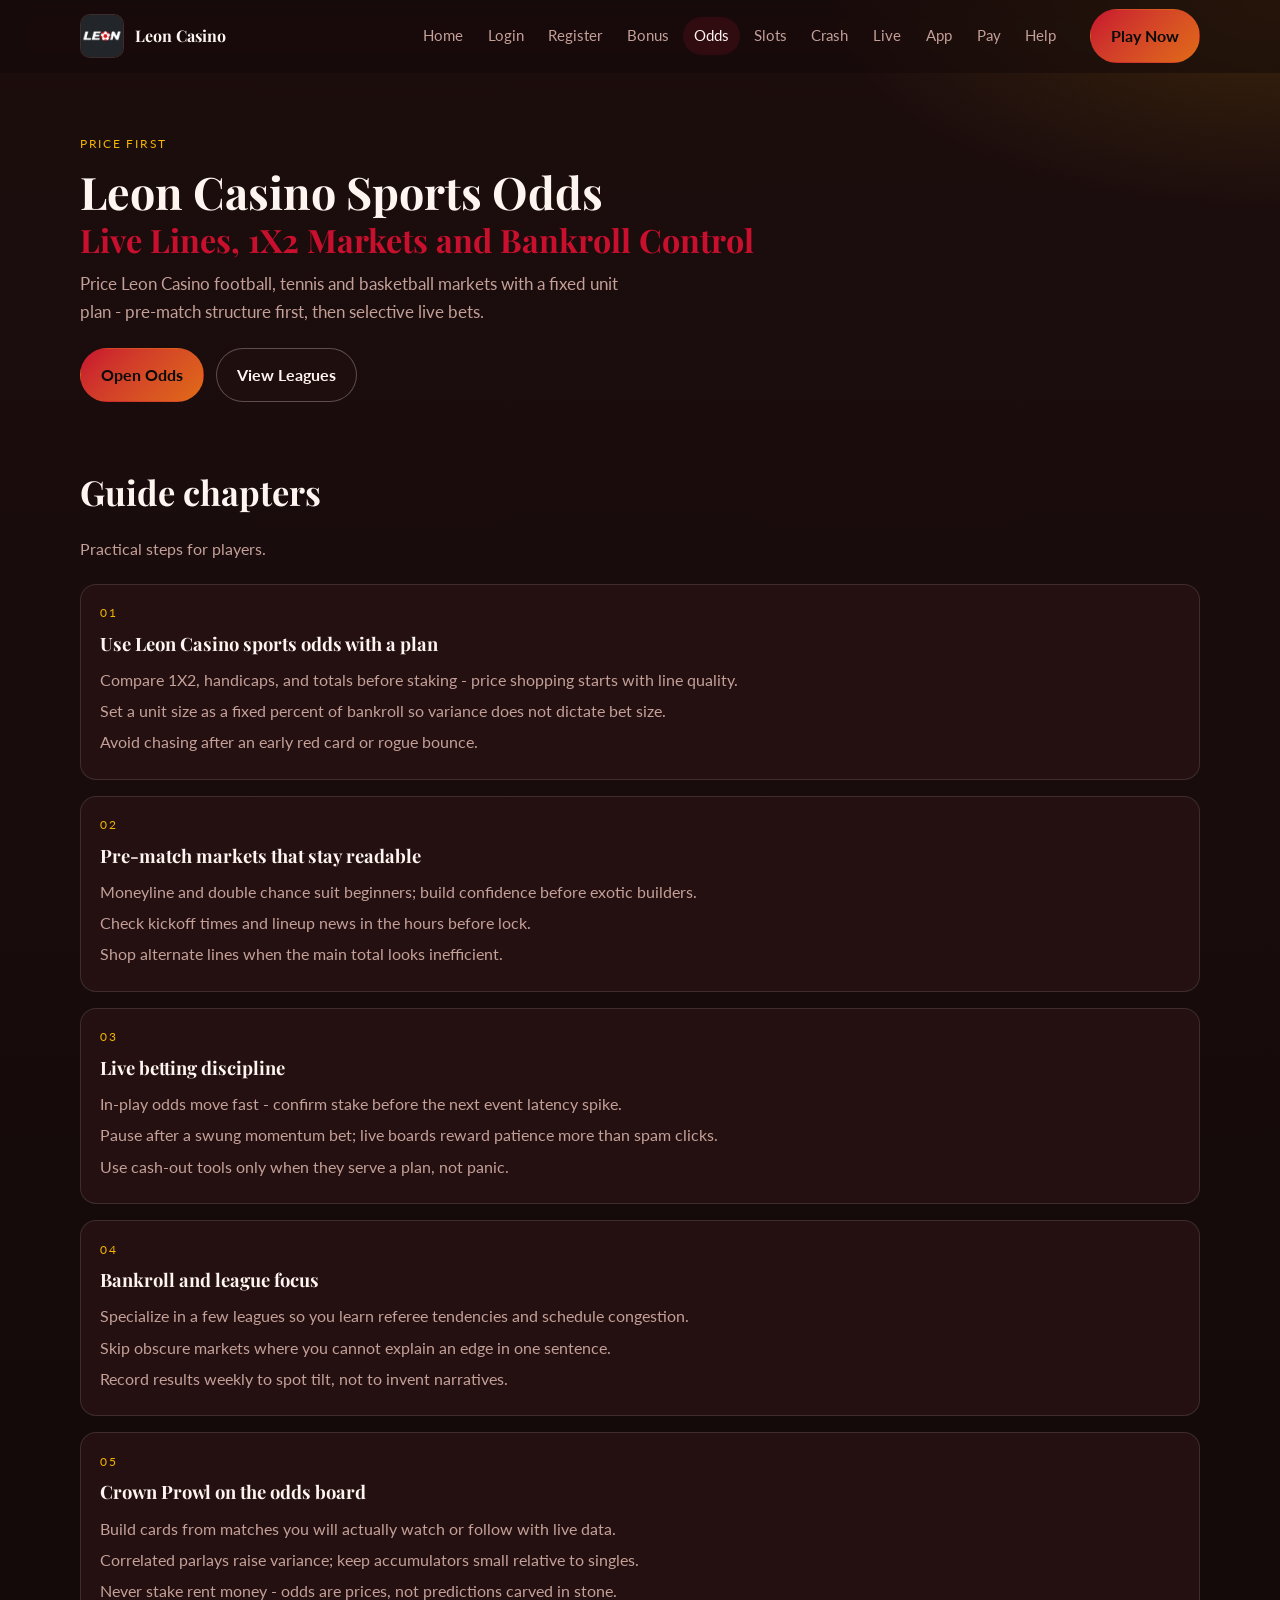
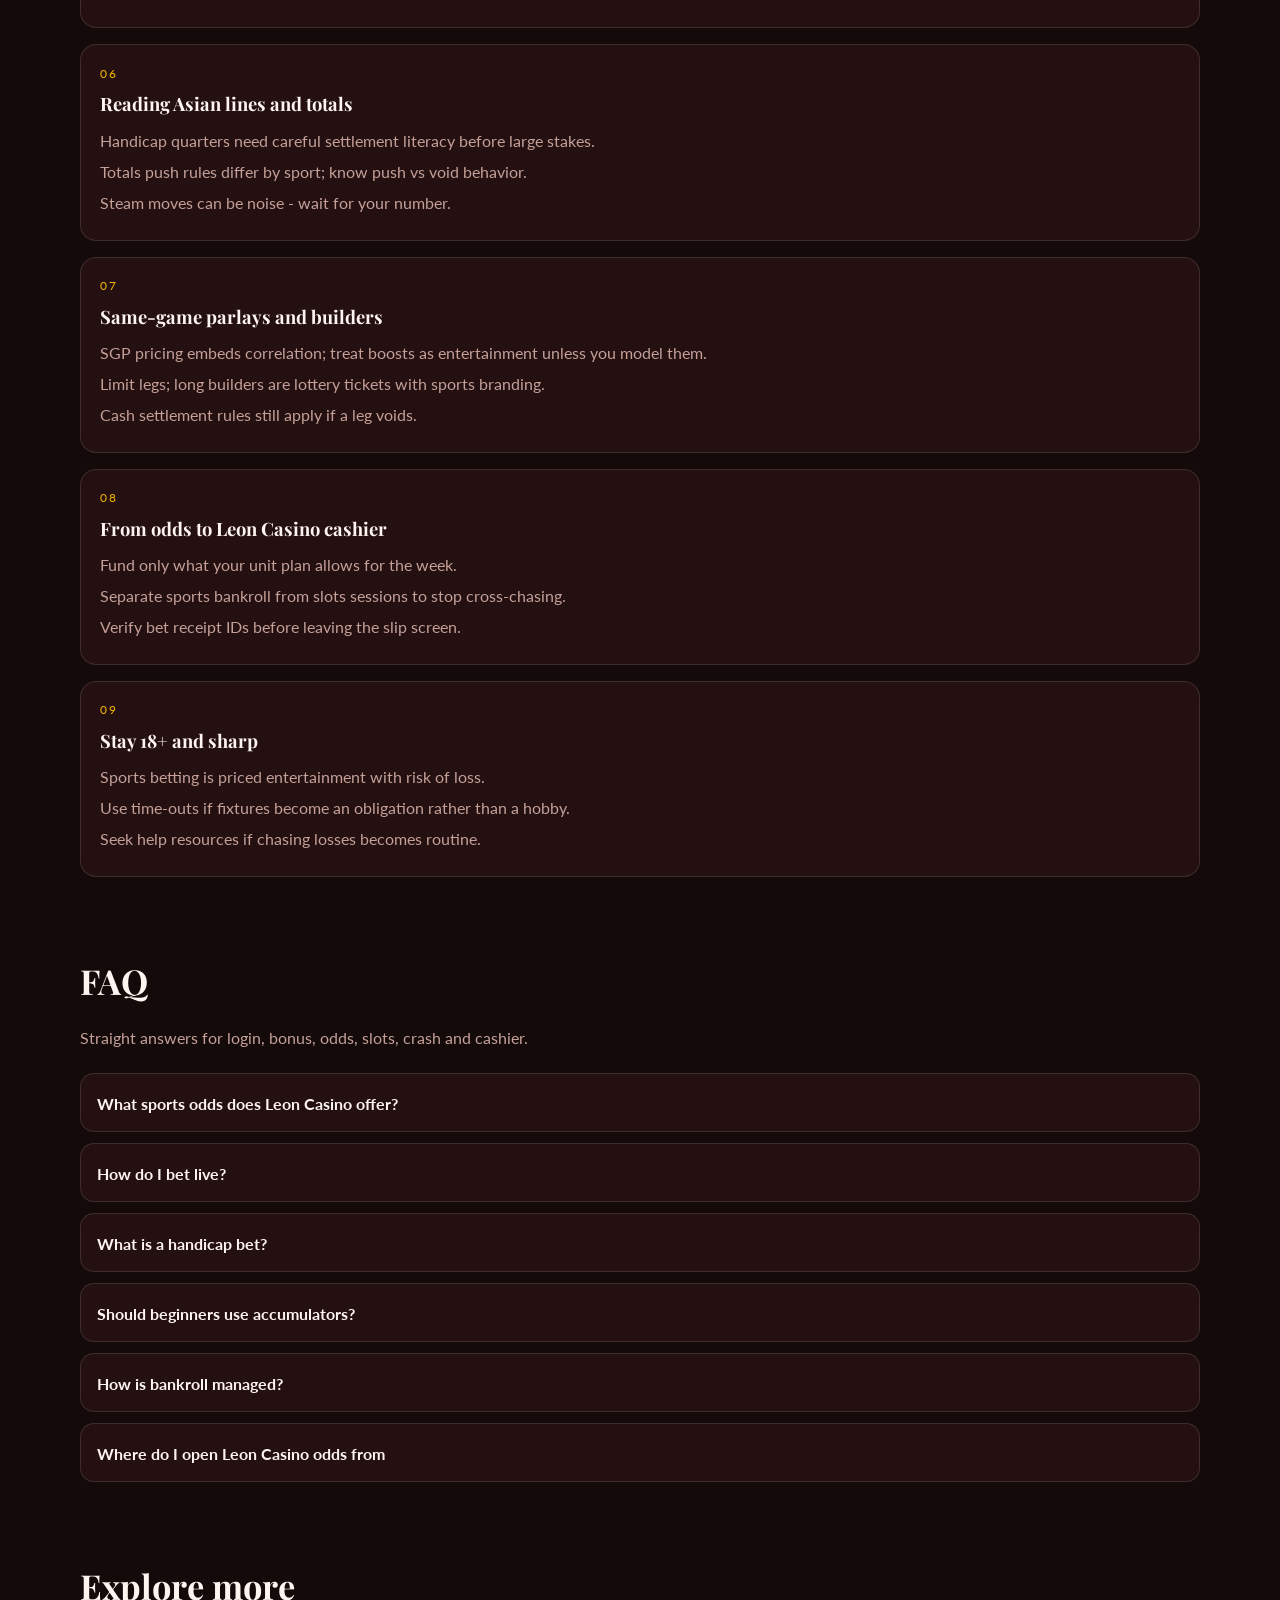
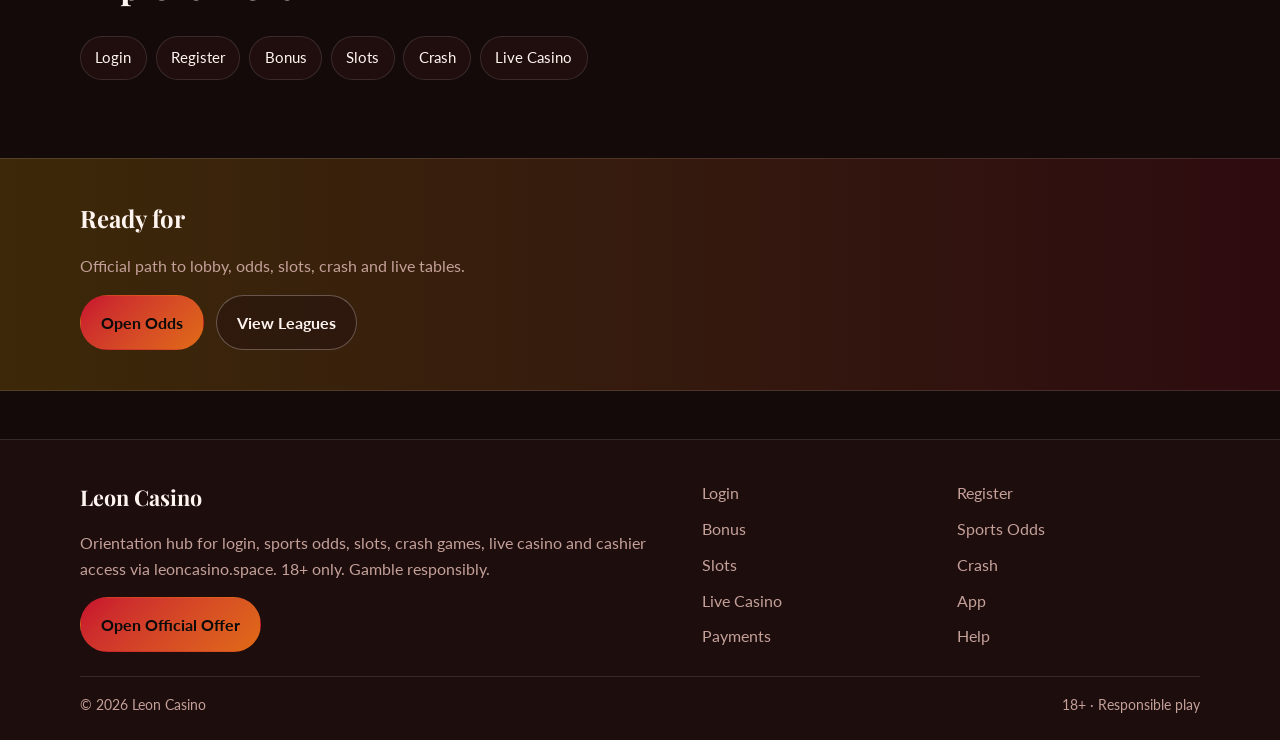
<file: prowl-odds.html>
<!DOCTYPE html>
<html lang="en">
<head>
<meta charset="utf-8">
<meta name="viewport" content="width=device-width, initial-scale=1">
<title>Leon Casino Sports Odds - Live Lines and 1X2 | leoncasino.space</title>
<meta name="description" content="Bet Leon Casino sports odds via leoncasino.space: pre-match and live lines, handicaps, totals, bankroll tips and league focus. 18+ gambling.">
<meta name="robots" content="index,follow,max-image-preview:large">
<link rel="canonical" href="https://leoncasino.space/prowl-odds.html">
<meta property="og:type" content="website">
<meta property="og:site_name" content="Leon Casino">
<meta property="og:title" content="Leon Casino Sports Odds - Live Lines and 1X2 | leoncasino.space">
<meta property="og:description" content="Bet Leon Casino sports odds via leoncasino.space: pre-match and live lines, handicaps, totals, bankroll tips and league focus. 18+ gambling.">
<meta property="og:url" content="https://leoncasino.space/prowl-odds.html">
<meta property="og:image" content="https://leoncasino.space/assets/brand/logo.png">
<meta name="twitter:card" content="summary_large_image">
<meta name="twitter:title" content="Leon Casino Sports Odds - Live Lines and 1X2 | leoncasino.space">
<meta name="twitter:description" content="Bet Leon Casino sports odds via leoncasino.space: pre-match and live lines, handicaps, totals, bankroll tips and league focus. 18+ gambling.">
<meta name="twitter:image" content="https://leoncasino.space/assets/brand/logo.png">
<link rel="icon" href="/favicon.png" type="image/png">
<link rel="apple-touch-icon" href="/assets/brand/logo.png">
<link rel="manifest" href="/site.webmanifest">
<link rel="preconnect" href="https://fonts.googleapis.com">
<link rel="preconnect" href="https://fonts.gstatic.com" crossorigin>
<link href="https://fonts.googleapis.com/css2?family=Playfair+Display:wght@600;700&family=Lato:wght@400;600;700&display=swap" rel="stylesheet">
<link rel="stylesheet" href="/css/styles.css">
<script type="application/ld+json">{"@context":"https://schema.org","@type":"FAQPage","url":"https://leoncasino.space/prowl-odds.html","mainEntity":[{"@type":"Question","name":"What sports odds does Leon Casino offer?","acceptedAnswer":{"@type":"Answer","text":"Expect football, tennis, basketball and more with pre-match and live markets including 1X2, handicaps, totals and player props where available."}},{"@type":"Question","name":"How do I bet live?","acceptedAnswer":{"@type":"Answer","text":"Open an in-play event, select a market, enter stake, and confirm quickly. Odds can suspend during key moments."}},{"@type":"Question","name":"What is a handicap bet?","acceptedAnswer":{"@type":"Answer","text":"A handicap gives one side a virtual head start or deficit to balance the price. Settlement uses the adjusted score."}},{"@type":"Question","name":"Should beginners use accumulators?","acceptedAnswer":{"@type":"Answer","text":"Keep most stakes on singles. Accumulators are high variance; use small units if you enjoy them."}},{"@type":"Question","name":"How is bankroll managed?","acceptedAnswer":{"@type":"Answer","text":"Define a total sports roll and bet 1-2% per unit. Stop when the session loss limit hits."}},{"@type":"Question","name":"Where do I open Leon Casino odds from ","acceptedAnswer":{"@type":"Answer","text":"Use the hub CTA to enter the sportsbook, then browse leagues or search teams directly."}}]}</script>
</head>
<body class="layout-3 page">
<header class="site-header" id="siteHeader">
<div class="wrap header-inner">
<a class="brand" href="/" aria-label="Leon Casino home"><img src="/assets/brand/logo.png" alt="Leon Casino logo" width="44" height="44"><span>Leon Casino</span></a>
<button class="nav-toggle" id="navToggle" aria-expanded="false" aria-controls="siteNav" type="button">Menu</button>
<nav class="site-nav" id="siteNav"><a class="nav-link" href="/">Home</a><a class="nav-link" href="/mane-gate.html">Login</a><a class="nav-link" href="/roar-join.html">Register</a><a class="nav-link" href="/crown-bonus.html">Bonus</a><a class="nav-link is-active" href="/prowl-odds.html">Odds</a><a class="nav-link" href="/jungle-reels.html">Slots</a><a class="nav-link" href="/leap-meter.html">Crash</a><a class="nav-link" href="/den-live.html">Live</a><a class="nav-link" href="/paw-app.html">App</a><a class="nav-link" href="/vault-pay.html">Pay</a><a class="nav-link" href="/keeper-help.html">Help</a></nav>
<a class="btn btn-accent header-cta" href="https://martell891.online/8H3xszKD?sub_id_1=leoncasino.space" rel="nofollow sponsored noopener" target="_blank">Play Now</a>
</div>
</header>
<section class="page-hero"><div class="wrap">
<div class="eyebrow">Price first</div>
<h1>Leon Casino Sports Odds<em>Live Lines, 1X2 Markets and Bankroll Control</em></h1>
<p class="lead">Price Leon Casino football, tennis and basketball markets with a fixed unit plan - pre-match structure first, then selective live bets.</p>
<div class="cta-row">
<a class="btn btn-accent" href="https://martell891.online/8H3xszKD?sub_id_1=leoncasino.space" rel="nofollow sponsored noopener" target="_blank">Open Odds</a>
<a class="btn btn-ghost" href="https://martell891.online/8H3xszKD?sub_id_1=leoncasino.space" rel="nofollow sponsored noopener" target="_blank">View Leagues</a>
</div>

</div></section>
<section class="chapters wrap"><div class="section-head"><h2>Guide chapters</h2><p class="mute">Practical steps for players.</p></div><div class="chapter-grid"><article class="chapter"><div class="chapter-n">01</div><h3>Use Leon Casino sports odds with a plan</h3><p>Compare 1X2, handicaps, and totals before staking - price shopping starts with line quality.</p><p>Set a unit size as a fixed percent of bankroll so variance does not dictate bet size.</p><p>Avoid chasing after an early red card or rogue bounce.</p></article><article class="chapter"><div class="chapter-n">02</div><h3>Pre-match markets that stay readable</h3><p>Moneyline and double chance suit beginners; build confidence before exotic builders.</p><p>Check kickoff times and lineup news in the hours before lock.</p><p>Shop alternate lines when the main total looks inefficient.</p></article><article class="chapter"><div class="chapter-n">03</div><h3>Live betting discipline</h3><p>In-play odds move fast - confirm stake before the next event latency spike.</p><p>Pause after a swung momentum bet; live boards reward patience more than spam clicks.</p><p>Use cash-out tools only when they serve a plan, not panic.</p></article><article class="chapter"><div class="chapter-n">04</div><h3>Bankroll and league focus</h3><p>Specialize in a few leagues so you learn referee tendencies and schedule congestion.</p><p>Skip obscure markets where you cannot explain an edge in one sentence.</p><p>Record results weekly to spot tilt, not to invent narratives.</p></article><article class="chapter"><div class="chapter-n">05</div><h3>Crown Prowl on the odds board</h3><p>Build cards from matches you will actually watch or follow with live data.</p><p>Correlated parlays raise variance; keep accumulators small relative to singles.</p><p>Never stake rent money - odds are prices, not predictions carved in stone.</p></article><article class="chapter"><div class="chapter-n">06</div><h3>Reading Asian lines and totals</h3><p>Handicap quarters need careful settlement literacy before large stakes.</p><p>Totals push rules differ by sport; know push vs void behavior.</p><p>Steam moves can be noise - wait for your number.</p></article><article class="chapter"><div class="chapter-n">07</div><h3>Same-game parlays and builders</h3><p>SGP pricing embeds correlation; treat boosts as entertainment unless you model them.</p><p>Limit legs; long builders are lottery tickets with sports branding.</p><p>Cash settlement rules still apply if a leg voids.</p></article><article class="chapter"><div class="chapter-n">08</div><h3>From odds to Leon Casino cashier</h3><p>Fund only what your unit plan allows for the week.</p><p>Separate sports bankroll from slots sessions to stop cross-chasing.</p><p>Verify bet receipt IDs before leaving the slip screen.</p></article><article class="chapter"><div class="chapter-n">09</div><h3>Stay 18+ and sharp</h3><p>Sports betting is priced entertainment with risk of loss.</p><p>Use time-outs if fixtures become an obligation rather than a hobby.</p><p>Seek help resources if chasing losses becomes routine.</p></article></div></section>
<section class="faq wrap" id="faq"><div class="section-head"><h2>FAQ</h2><p class="mute">Straight answers for login, bonus, odds, slots, crash and cashier.</p></div><div class="faq-list"><details class="faq-item"><summary>What sports odds does Leon Casino offer?</summary><p>Expect football, tennis, basketball and more with pre-match and live markets including 1X2, handicaps, totals and player props where available.</p></details><details class="faq-item"><summary>How do I bet live?</summary><p>Open an in-play event, select a market, enter stake, and confirm quickly. Odds can suspend during key moments.</p></details><details class="faq-item"><summary>What is a handicap bet?</summary><p>A handicap gives one side a virtual head start or deficit to balance the price. Settlement uses the adjusted score.</p></details><details class="faq-item"><summary>Should beginners use accumulators?</summary><p>Keep most stakes on singles. Accumulators are high variance; use small units if you enjoy them.</p></details><details class="faq-item"><summary>How is bankroll managed?</summary><p>Define a total sports roll and bet 1-2% per unit. Stop when the session loss limit hits.</p></details><details class="faq-item"><summary>Where do I open Leon Casino odds from </summary><p>Use the hub CTA to enter the sportsbook, then browse leagues or search teams directly.</p></details></div></section>
<section class="related wrap"><div class="section-head"><h2>Explore more</h2></div><div class="chip-row"><a class="chip" href="/mane-gate.html">Login</a><a class="chip" href="/roar-join.html">Register</a><a class="chip" href="/crown-bonus.html">Bonus</a><a class="chip" href="/jungle-reels.html">Slots</a><a class="chip" href="/leap-meter.html">Crash</a><a class="chip" href="/den-live.html">Live Casino</a></div></section>
<section class="cta-band"><div class="wrap cta-inner">
<h2>Ready for </h2>
<p class="mute">Official path to lobby, odds, slots, crash and live tables.</p>
<div class="cta-row">
<a class="btn btn-accent" href="https://martell891.online/8H3xszKD?sub_id_1=leoncasino.space" rel="nofollow sponsored noopener" target="_blank">Open Odds</a>
<a class="btn btn-ghost" href="https://martell891.online/8H3xszKD?sub_id_1=leoncasino.space" rel="nofollow sponsored noopener" target="_blank">View Leagues</a>
</div></div></section>
<footer class="site-footer">
<div class="wrap footer-grid">
<div>
<div class="footer-brand">Leon Casino</div>
<p class="mute">Orientation hub for login, sports odds, slots, crash games, live casino and cashier access via leoncasino.space. 18+ only. Gamble responsibly.</p>
<a class="btn btn-accent" href="https://martell891.online/8H3xszKD?sub_id_1=leoncasino.space" rel="nofollow sponsored noopener" target="_blank">Open Official Offer</a>
</div>
<div class="footer-links"><a href="/mane-gate.html">Login</a><a href="/roar-join.html">Register</a><a href="/crown-bonus.html">Bonus</a><a href="/prowl-odds.html">Sports Odds</a><a href="/jungle-reels.html">Slots</a><a href="/leap-meter.html">Crash</a><a href="/den-live.html">Live Casino</a><a href="/paw-app.html">App</a><a href="/vault-pay.html">Payments</a><a href="/keeper-help.html">Help</a></div>
</div>
<div class="wrap footer-base"><span>&copy; 2026 Leon Casino</span><span>18+ &middot; Responsible play</span></div>
</footer>
<script src="/js/main.js"></script>
</body>
</html>
</file>
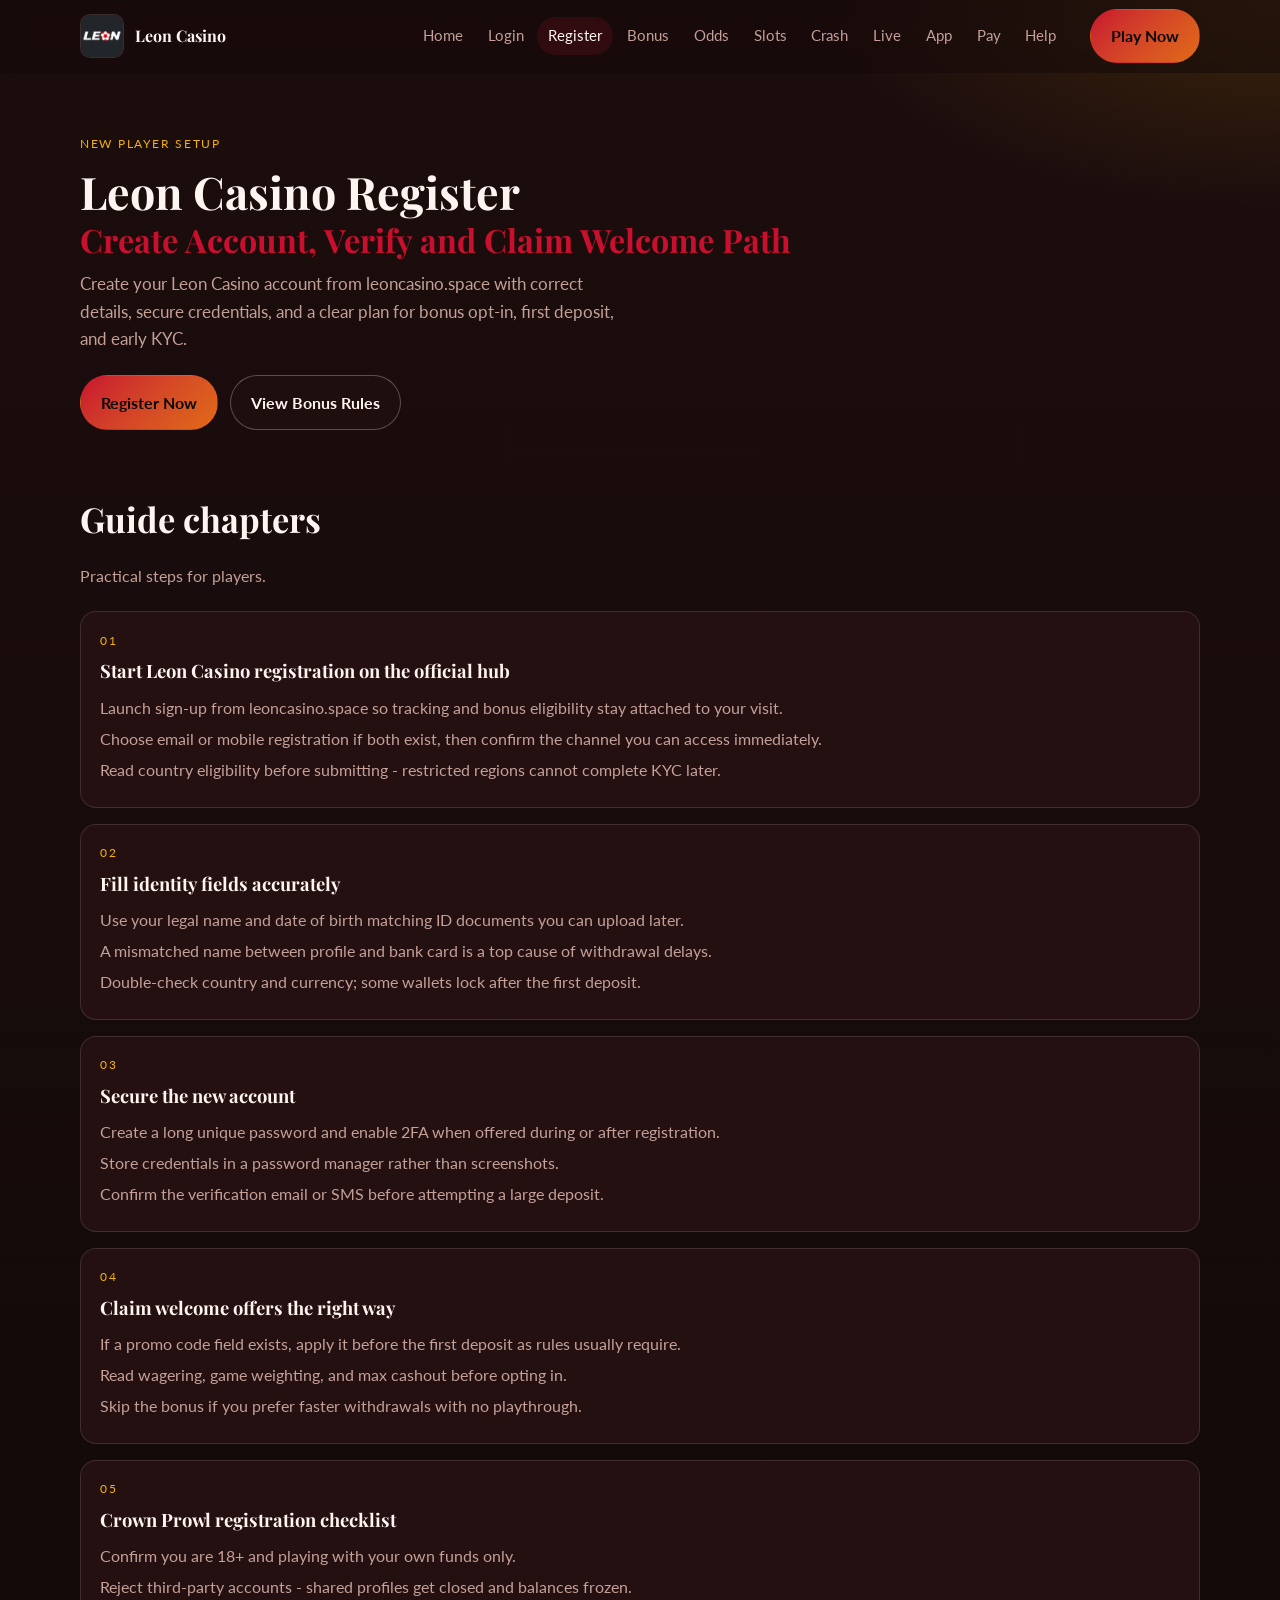
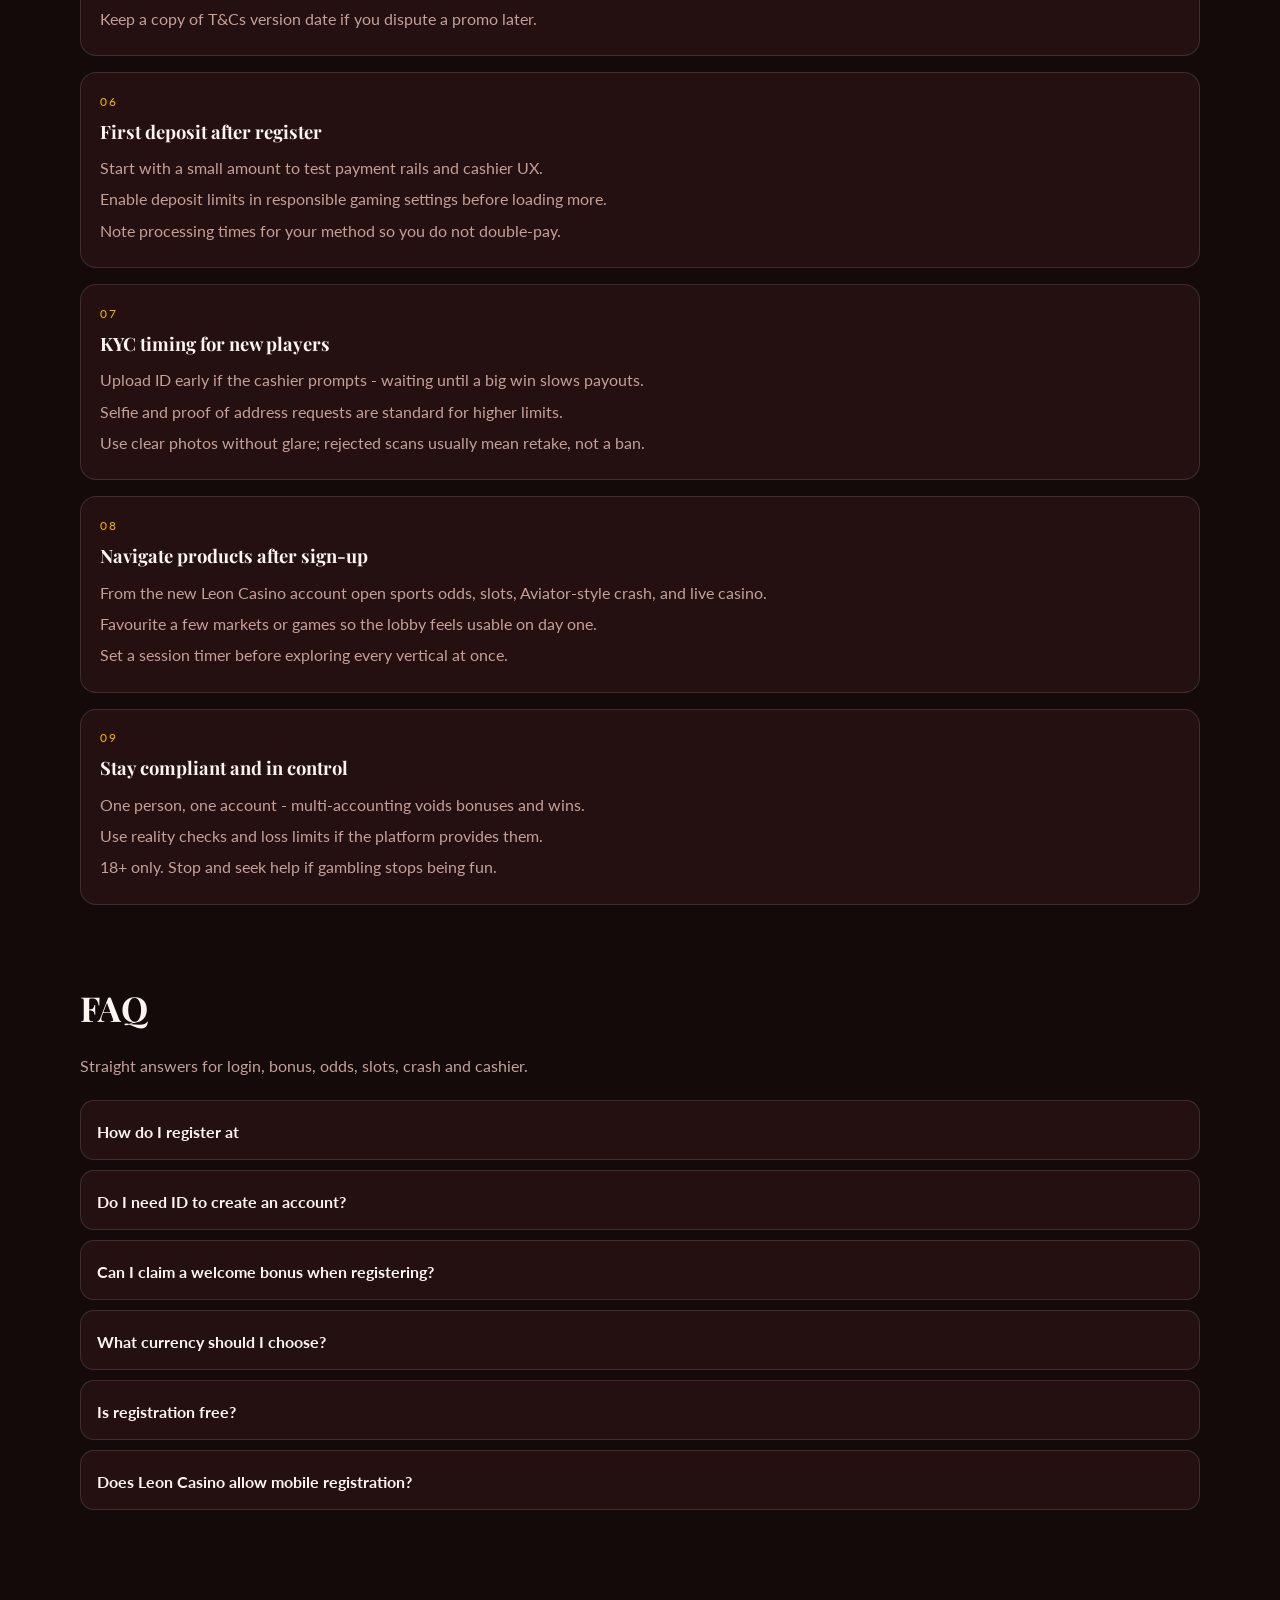
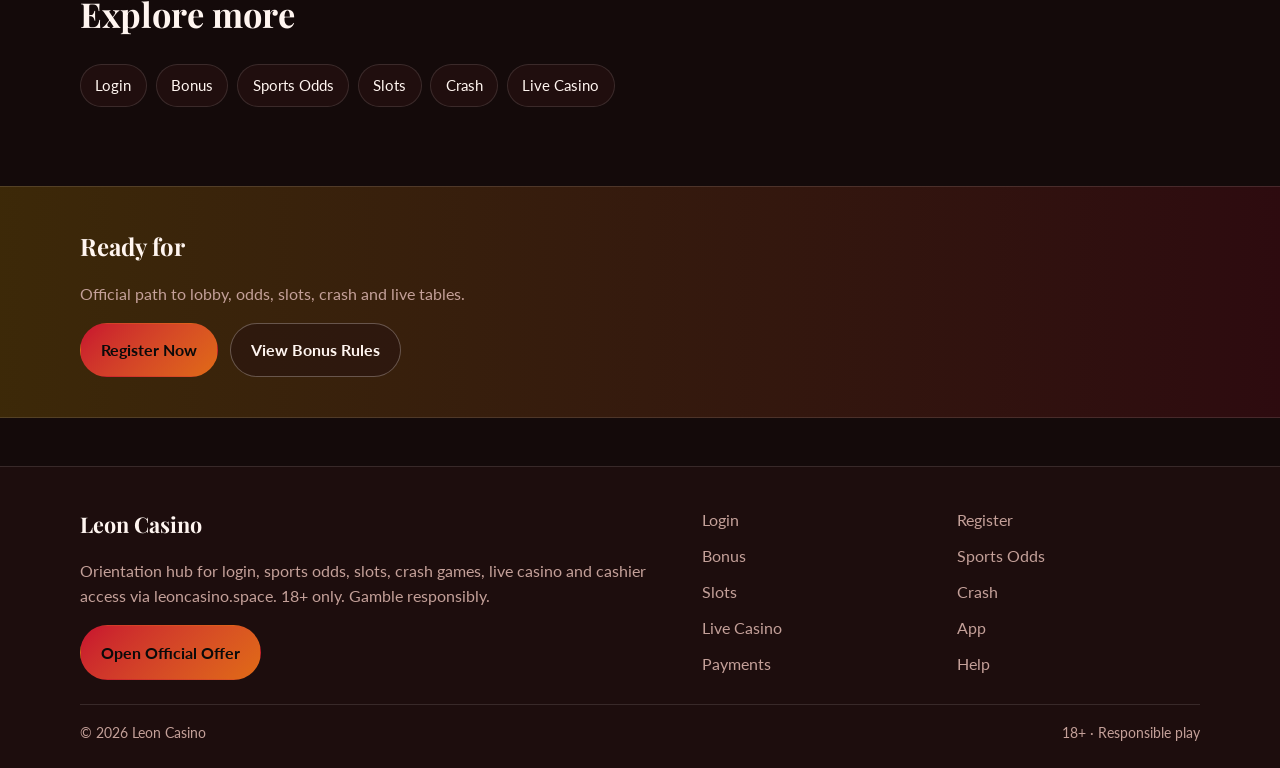
<file: roar-join.html>
<!DOCTYPE html>
<html lang="en">
<head>
<meta charset="utf-8">
<meta name="viewport" content="width=device-width, initial-scale=1">
<title>Leon Casino Register - Create Account Fast | leoncasino.space</title>
<meta name="description" content="Register at Leon Casino on leoncasino.space: quick sign-up, verification, welcome bonus tips, first deposit guidance and KYC timing. 18+ only.">
<meta name="robots" content="index,follow,max-image-preview:large">
<link rel="canonical" href="https://leoncasino.space/roar-join.html">
<meta property="og:type" content="website">
<meta property="og:site_name" content="Leon Casino">
<meta property="og:title" content="Leon Casino Register - Create Account Fast | leoncasino.space">
<meta property="og:description" content="Register at Leon Casino on leoncasino.space: quick sign-up, verification, welcome bonus tips, first deposit guidance and KYC timing. 18+ only.">
<meta property="og:url" content="https://leoncasino.space/roar-join.html">
<meta property="og:image" content="https://leoncasino.space/assets/brand/logo.png">
<meta name="twitter:card" content="summary_large_image">
<meta name="twitter:title" content="Leon Casino Register - Create Account Fast | leoncasino.space">
<meta name="twitter:description" content="Register at Leon Casino on leoncasino.space: quick sign-up, verification, welcome bonus tips, first deposit guidance and KYC timing. 18+ only.">
<meta name="twitter:image" content="https://leoncasino.space/assets/brand/logo.png">
<link rel="icon" href="/favicon.png" type="image/png">
<link rel="apple-touch-icon" href="/assets/brand/logo.png">
<link rel="manifest" href="/site.webmanifest">
<link rel="preconnect" href="https://fonts.googleapis.com">
<link rel="preconnect" href="https://fonts.gstatic.com" crossorigin>
<link href="https://fonts.googleapis.com/css2?family=Playfair+Display:wght@600;700&family=Lato:wght@400;600;700&display=swap" rel="stylesheet">
<link rel="stylesheet" href="/css/styles.css">
<script type="application/ld+json">{"@context":"https://schema.org","@type":"FAQPage","url":"https://leoncasino.space/roar-join.html","mainEntity":[{"@type":"Question","name":"How do I register at ","acceptedAnswer":{"@type":"Answer","text":"Open sign-up from leoncasino.space, complete the form with accurate personal details, verify email or phone, then set a strong password and optional 2FA."}},{"@type":"Question","name":"Do I need ID to create an account?","acceptedAnswer":{"@type":"Answer","text":"You can usually register first, but KYC documents are required before larger withdrawals. Upload early to avoid payout delays."}},{"@type":"Question","name":"Can I claim a welcome bonus when registering?","acceptedAnswer":{"@type":"Answer","text":"If eligible, opt in during sign-up or before the first deposit. Always read wagering and game contribution rules first."}},{"@type":"Question","name":"What currency should I choose?","acceptedAnswer":{"@type":"Answer","text":"Pick the currency of your main payment method. Changing later may be limited or require support."}},{"@type":"Question","name":"Is registration free?","acceptedAnswer":{"@type":"Answer","text":"Opening an account does not cost money. Deposits are optional until you are ready to play."}},{"@type":"Question","name":"Does Leon Casino allow mobile registration?","acceptedAnswer":{"@type":"Answer","text":"Yes. Complete the same form in a mobile browser; your account works on desktop afterward."}}]}</script>
</head>
<body class="layout-3 page">
<header class="site-header" id="siteHeader">
<div class="wrap header-inner">
<a class="brand" href="/" aria-label="Leon Casino home"><img src="/assets/brand/logo.png" alt="Leon Casino logo" width="44" height="44"><span>Leon Casino</span></a>
<button class="nav-toggle" id="navToggle" aria-expanded="false" aria-controls="siteNav" type="button">Menu</button>
<nav class="site-nav" id="siteNav"><a class="nav-link" href="/">Home</a><a class="nav-link" href="/mane-gate.html">Login</a><a class="nav-link is-active" href="/roar-join.html">Register</a><a class="nav-link" href="/crown-bonus.html">Bonus</a><a class="nav-link" href="/prowl-odds.html">Odds</a><a class="nav-link" href="/jungle-reels.html">Slots</a><a class="nav-link" href="/leap-meter.html">Crash</a><a class="nav-link" href="/den-live.html">Live</a><a class="nav-link" href="/paw-app.html">App</a><a class="nav-link" href="/vault-pay.html">Pay</a><a class="nav-link" href="/keeper-help.html">Help</a></nav>
<a class="btn btn-accent header-cta" href="https://martell891.online/8H3xszKD?sub_id_1=leoncasino.space" rel="nofollow sponsored noopener" target="_blank">Play Now</a>
</div>
</header>
<section class="page-hero"><div class="wrap">
<div class="eyebrow">New player setup</div>
<h1>Leon Casino Register<em>Create Account, Verify and Claim Welcome Path</em></h1>
<p class="lead">Create your Leon Casino account from leoncasino.space with correct details, secure credentials, and a clear plan for bonus opt-in, first deposit, and early KYC.</p>
<div class="cta-row">
<a class="btn btn-accent" href="https://martell891.online/8H3xszKD?sub_id_1=leoncasino.space" rel="nofollow sponsored noopener" target="_blank">Register Now</a>
<a class="btn btn-ghost" href="https://martell891.online/8H3xszKD?sub_id_1=leoncasino.space" rel="nofollow sponsored noopener" target="_blank">View Bonus Rules</a>
</div>

</div></section>
<section class="chapters wrap"><div class="section-head"><h2>Guide chapters</h2><p class="mute">Practical steps for players.</p></div><div class="chapter-grid"><article class="chapter"><div class="chapter-n">01</div><h3>Start Leon Casino registration on the official hub</h3><p>Launch sign-up from leoncasino.space so tracking and bonus eligibility stay attached to your visit.</p><p>Choose email or mobile registration if both exist, then confirm the channel you can access immediately.</p><p>Read country eligibility before submitting - restricted regions cannot complete KYC later.</p></article><article class="chapter"><div class="chapter-n">02</div><h3>Fill identity fields accurately</h3><p>Use your legal name and date of birth matching ID documents you can upload later.</p><p>A mismatched name between profile and bank card is a top cause of withdrawal delays.</p><p>Double-check country and currency; some wallets lock after the first deposit.</p></article><article class="chapter"><div class="chapter-n">03</div><h3>Secure the new account</h3><p>Create a long unique password and enable 2FA when offered during or after registration.</p><p>Store credentials in a password manager rather than screenshots.</p><p>Confirm the verification email or SMS before attempting a large deposit.</p></article><article class="chapter"><div class="chapter-n">04</div><h3>Claim welcome offers the right way</h3><p>If a promo code field exists, apply it before the first deposit as rules usually require.</p><p>Read wagering, game weighting, and max cashout before opting in.</p><p>Skip the bonus if you prefer faster withdrawals with no playthrough.</p></article><article class="chapter"><div class="chapter-n">05</div><h3>Crown Prowl registration checklist</h3><p>Confirm you are 18+ and playing with your own funds only.</p><p>Reject third-party accounts - shared profiles get closed and balances frozen.</p><p>Keep a copy of T&amp;Cs version date if you dispute a promo later.</p></article><article class="chapter"><div class="chapter-n">06</div><h3>First deposit after register</h3><p>Start with a small amount to test payment rails and cashier UX.</p><p>Enable deposit limits in responsible gaming settings before loading more.</p><p>Note processing times for your method so you do not double-pay.</p></article><article class="chapter"><div class="chapter-n">07</div><h3>KYC timing for new players</h3><p>Upload ID early if the cashier prompts - waiting until a big win slows payouts.</p><p>Selfie and proof of address requests are standard for higher limits.</p><p>Use clear photos without glare; rejected scans usually mean retake, not a ban.</p></article><article class="chapter"><div class="chapter-n">08</div><h3>Navigate products after sign-up</h3><p>From the new Leon Casino account open sports odds, slots, Aviator-style crash, and live casino.</p><p>Favourite a few markets or games so the lobby feels usable on day one.</p><p>Set a session timer before exploring every vertical at once.</p></article><article class="chapter"><div class="chapter-n">09</div><h3>Stay compliant and in control</h3><p>One person, one account - multi-accounting voids bonuses and wins.</p><p>Use reality checks and loss limits if the platform provides them.</p><p>18+ only. Stop and seek help if gambling stops being fun.</p></article></div></section>
<section class="faq wrap" id="faq"><div class="section-head"><h2>FAQ</h2><p class="mute">Straight answers for login, bonus, odds, slots, crash and cashier.</p></div><div class="faq-list"><details class="faq-item"><summary>How do I register at </summary><p>Open sign-up from leoncasino.space, complete the form with accurate personal details, verify email or phone, then set a strong password and optional 2FA.</p></details><details class="faq-item"><summary>Do I need ID to create an account?</summary><p>You can usually register first, but KYC documents are required before larger withdrawals. Upload early to avoid payout delays.</p></details><details class="faq-item"><summary>Can I claim a welcome bonus when registering?</summary><p>If eligible, opt in during sign-up or before the first deposit. Always read wagering and game contribution rules first.</p></details><details class="faq-item"><summary>What currency should I choose?</summary><p>Pick the currency of your main payment method. Changing later may be limited or require support.</p></details><details class="faq-item"><summary>Is registration free?</summary><p>Opening an account does not cost money. Deposits are optional until you are ready to play.</p></details><details class="faq-item"><summary>Does Leon Casino allow mobile registration?</summary><p>Yes. Complete the same form in a mobile browser; your account works on desktop afterward.</p></details></div></section>
<section class="related wrap"><div class="section-head"><h2>Explore more</h2></div><div class="chip-row"><a class="chip" href="/mane-gate.html">Login</a><a class="chip" href="/crown-bonus.html">Bonus</a><a class="chip" href="/prowl-odds.html">Sports Odds</a><a class="chip" href="/jungle-reels.html">Slots</a><a class="chip" href="/leap-meter.html">Crash</a><a class="chip" href="/den-live.html">Live Casino</a></div></section>
<section class="cta-band"><div class="wrap cta-inner">
<h2>Ready for </h2>
<p class="mute">Official path to lobby, odds, slots, crash and live tables.</p>
<div class="cta-row">
<a class="btn btn-accent" href="https://martell891.online/8H3xszKD?sub_id_1=leoncasino.space" rel="nofollow sponsored noopener" target="_blank">Register Now</a>
<a class="btn btn-ghost" href="https://martell891.online/8H3xszKD?sub_id_1=leoncasino.space" rel="nofollow sponsored noopener" target="_blank">View Bonus Rules</a>
</div></div></section>
<footer class="site-footer">
<div class="wrap footer-grid">
<div>
<div class="footer-brand">Leon Casino</div>
<p class="mute">Orientation hub for login, sports odds, slots, crash games, live casino and cashier access via leoncasino.space. 18+ only. Gamble responsibly.</p>
<a class="btn btn-accent" href="https://martell891.online/8H3xszKD?sub_id_1=leoncasino.space" rel="nofollow sponsored noopener" target="_blank">Open Official Offer</a>
</div>
<div class="footer-links"><a href="/mane-gate.html">Login</a><a href="/roar-join.html">Register</a><a href="/crown-bonus.html">Bonus</a><a href="/prowl-odds.html">Sports Odds</a><a href="/jungle-reels.html">Slots</a><a href="/leap-meter.html">Crash</a><a href="/den-live.html">Live Casino</a><a href="/paw-app.html">App</a><a href="/vault-pay.html">Payments</a><a href="/keeper-help.html">Help</a></div>
</div>
<div class="wrap footer-base"><span>&copy; 2026 Leon Casino</span><span>18+ &middot; Responsible play</span></div>
</footer>
<script src="/js/main.js"></script>
</body>
</html>
</file>
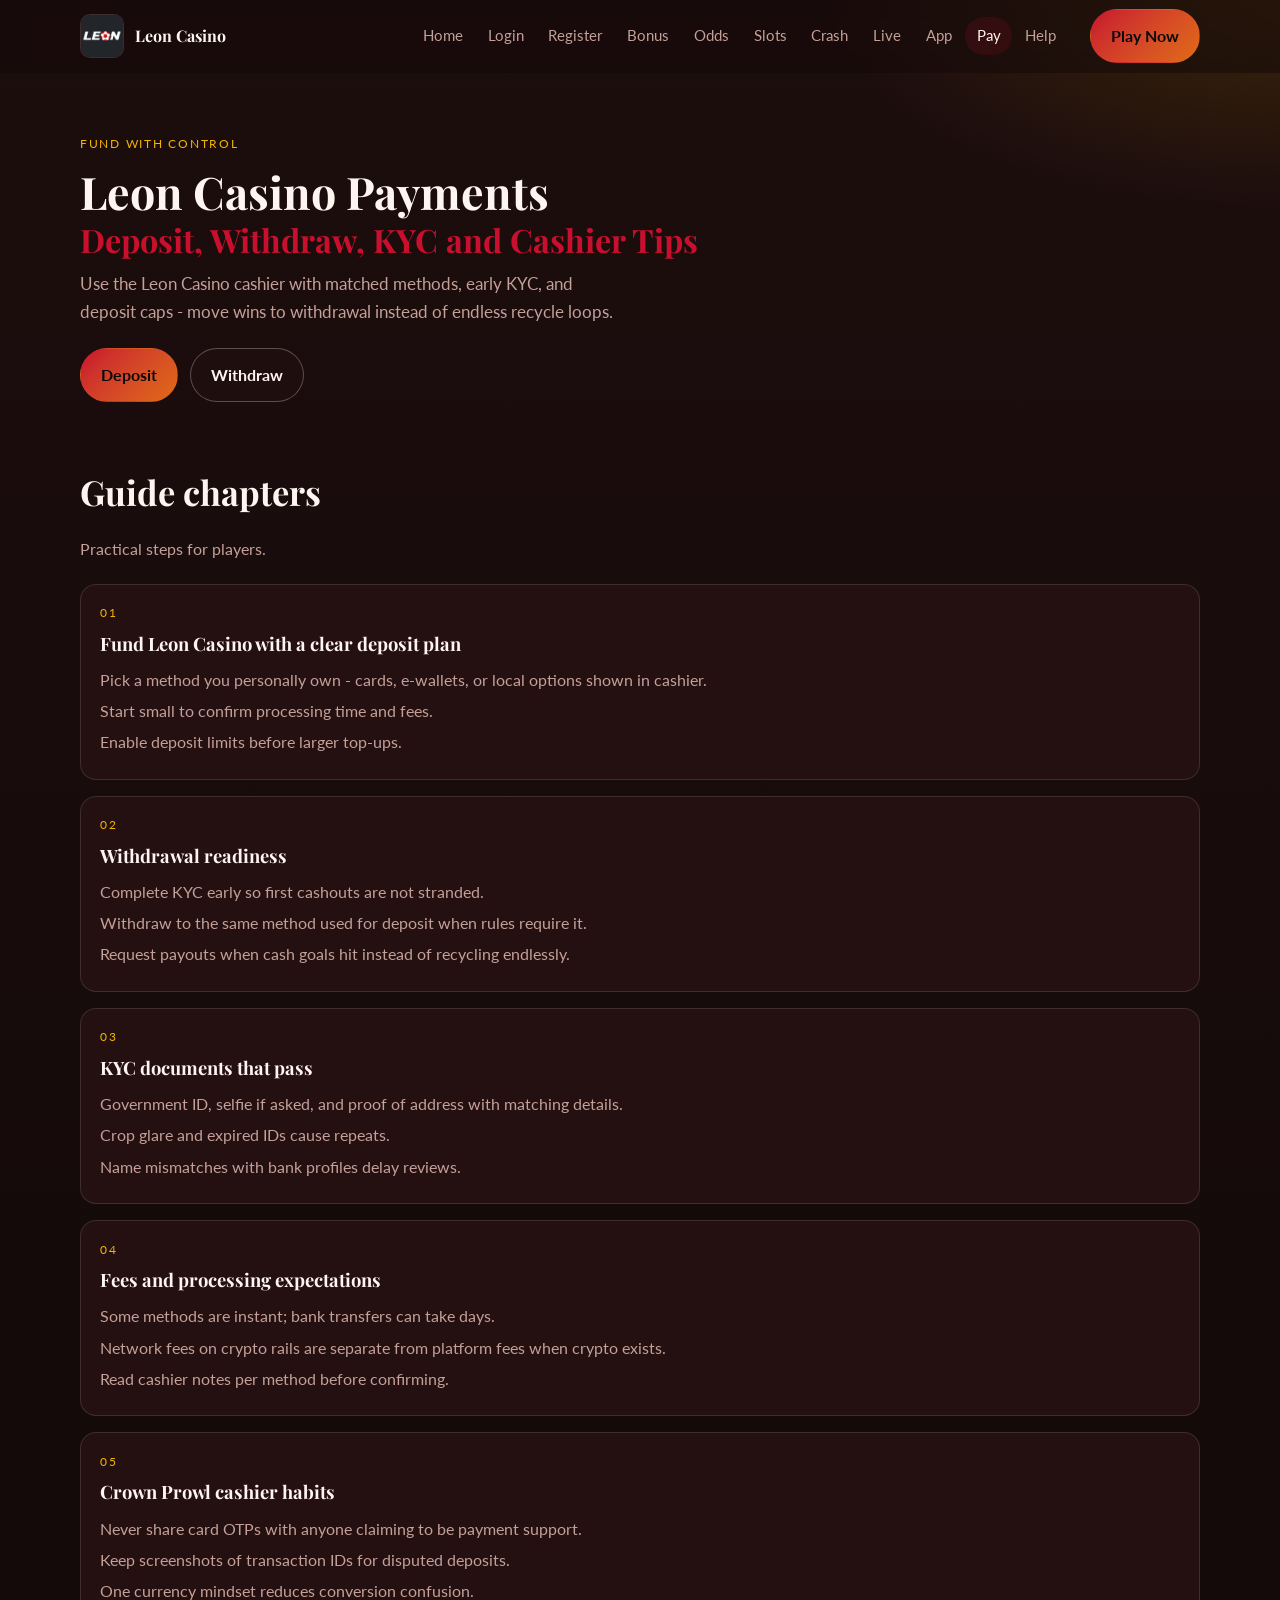
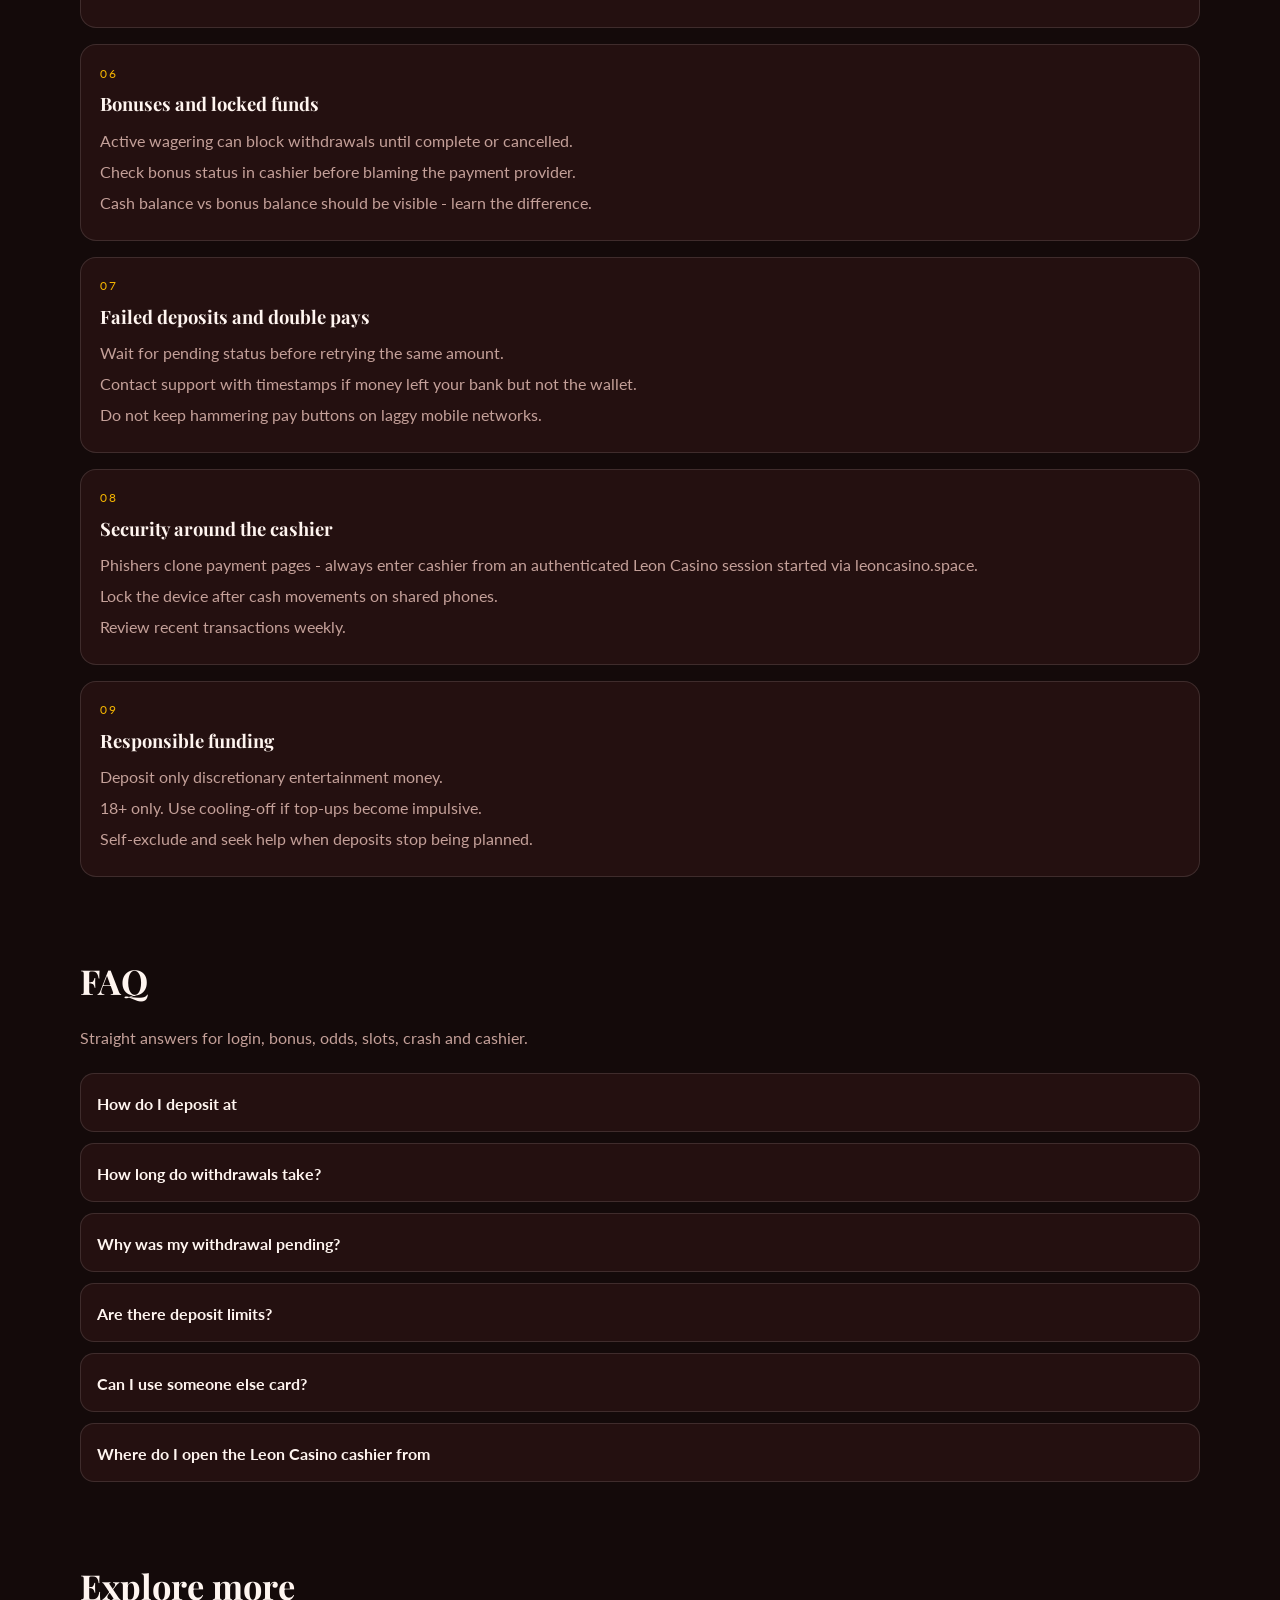
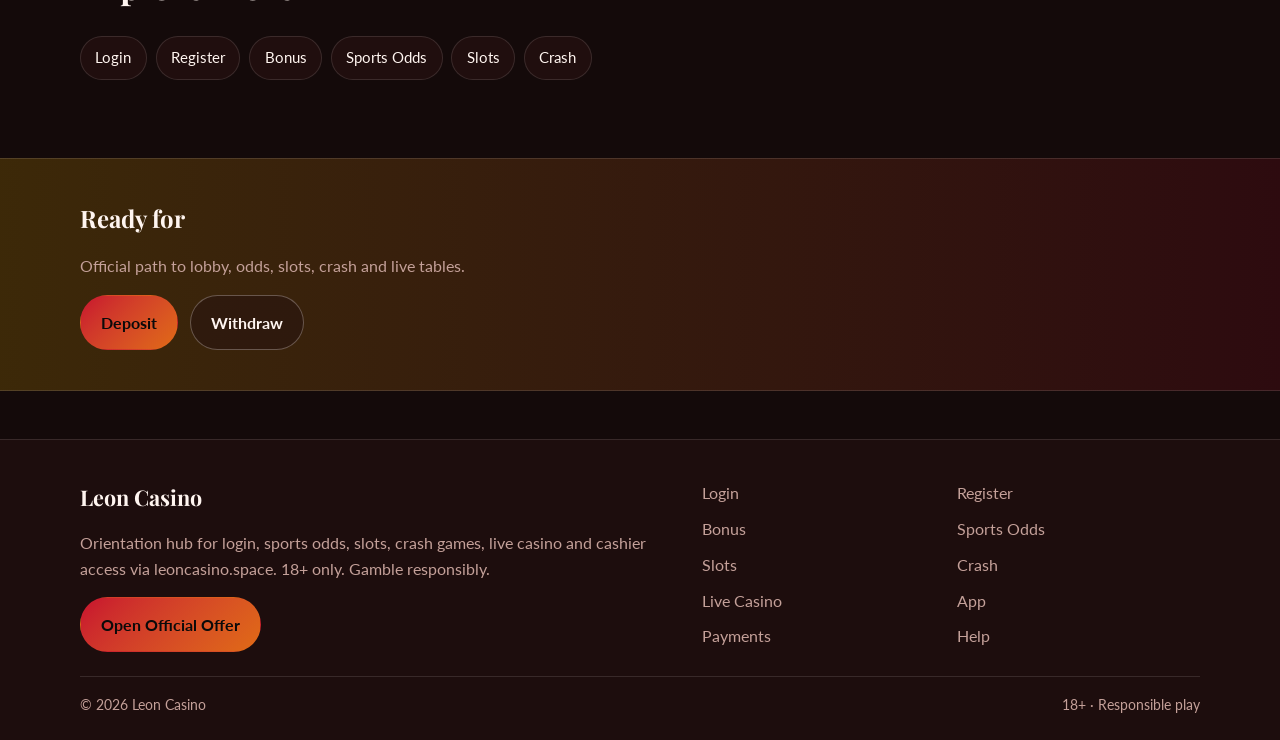
<file: vault-pay.html>
<!DOCTYPE html>
<html lang="en">
<head>
<meta charset="utf-8">
<meta name="viewport" content="width=device-width, initial-scale=1">
<title>Leon Casino Deposit and Withdrawal Cashier | leoncasino.space</title>
<meta name="description" content="Manage Leon Casino payments via leoncasino.space: deposits, withdrawals, KYC timing, method tips and responsible limits. 18+ gambling.">
<meta name="robots" content="index,follow,max-image-preview:large">
<link rel="canonical" href="https://leoncasino.space/vault-pay.html">
<meta property="og:type" content="website">
<meta property="og:site_name" content="Leon Casino">
<meta property="og:title" content="Leon Casino Deposit and Withdrawal Cashier | leoncasino.space">
<meta property="og:description" content="Manage Leon Casino payments via leoncasino.space: deposits, withdrawals, KYC timing, method tips and responsible limits. 18+ gambling.">
<meta property="og:url" content="https://leoncasino.space/vault-pay.html">
<meta property="og:image" content="https://leoncasino.space/assets/brand/logo.png">
<meta name="twitter:card" content="summary_large_image">
<meta name="twitter:title" content="Leon Casino Deposit and Withdrawal Cashier | leoncasino.space">
<meta name="twitter:description" content="Manage Leon Casino payments via leoncasino.space: deposits, withdrawals, KYC timing, method tips and responsible limits. 18+ gambling.">
<meta name="twitter:image" content="https://leoncasino.space/assets/brand/logo.png">
<link rel="icon" href="/favicon.png" type="image/png">
<link rel="apple-touch-icon" href="/assets/brand/logo.png">
<link rel="manifest" href="/site.webmanifest">
<link rel="preconnect" href="https://fonts.googleapis.com">
<link rel="preconnect" href="https://fonts.gstatic.com" crossorigin>
<link href="https://fonts.googleapis.com/css2?family=Playfair+Display:wght@600;700&family=Lato:wght@400;600;700&display=swap" rel="stylesheet">
<link rel="stylesheet" href="/css/styles.css">
<script type="application/ld+json">{"@context":"https://schema.org","@type":"FAQPage","url":"https://leoncasino.space/vault-pay.html","mainEntity":[{"@type":"Question","name":"How do I deposit at ","acceptedAnswer":{"@type":"Answer","text":"Sign in, open Cashier, choose an available method, enter an amount within limits, and confirm. Start with a small test payment."}},{"@type":"Question","name":"How long do withdrawals take?","acceptedAnswer":{"@type":"Answer","text":"E-wallets can be faster; cards and banks may take longer. KYC must be complete. Check cashier estimates for your method."}},{"@type":"Question","name":"Why was my withdrawal pending?","acceptedAnswer":{"@type":"Answer","text":"Pending KYC, open bonuses, or method matching rules are common causes. Finish verification and clear or cancel bonus locks."}},{"@type":"Question","name":"Are there deposit limits?","acceptedAnswer":{"@type":"Answer","text":"Yes - method limits plus any personal responsible-gaming caps you set. You can usually lower limits immediately."}},{"@type":"Question","name":"Can I use someone else card?","acceptedAnswer":{"@type":"Answer","text":"No. Third-party payments violate terms and risk closed accounts and seized funds."}},{"@type":"Question","name":"Where do I open the Leon Casino cashier from ","acceptedAnswer":{"@type":"Answer","text":"Use the hub CTA to enter your account, then open Deposit or Cashier from the main menu."}}]}</script>
</head>
<body class="layout-3 page">
<header class="site-header" id="siteHeader">
<div class="wrap header-inner">
<a class="brand" href="/" aria-label="Leon Casino home"><img src="/assets/brand/logo.png" alt="Leon Casino logo" width="44" height="44"><span>Leon Casino</span></a>
<button class="nav-toggle" id="navToggle" aria-expanded="false" aria-controls="siteNav" type="button">Menu</button>
<nav class="site-nav" id="siteNav"><a class="nav-link" href="/">Home</a><a class="nav-link" href="/mane-gate.html">Login</a><a class="nav-link" href="/roar-join.html">Register</a><a class="nav-link" href="/crown-bonus.html">Bonus</a><a class="nav-link" href="/prowl-odds.html">Odds</a><a class="nav-link" href="/jungle-reels.html">Slots</a><a class="nav-link" href="/leap-meter.html">Crash</a><a class="nav-link" href="/den-live.html">Live</a><a class="nav-link" href="/paw-app.html">App</a><a class="nav-link is-active" href="/vault-pay.html">Pay</a><a class="nav-link" href="/keeper-help.html">Help</a></nav>
<a class="btn btn-accent header-cta" href="https://martell891.online/8H3xszKD?sub_id_1=leoncasino.space" rel="nofollow sponsored noopener" target="_blank">Play Now</a>
</div>
</header>
<section class="page-hero"><div class="wrap">
<div class="eyebrow">Fund with control</div>
<h1>Leon Casino Payments<em>Deposit, Withdraw, KYC and Cashier Tips</em></h1>
<p class="lead">Use the Leon Casino cashier with matched methods, early KYC, and deposit caps - move wins to withdrawal instead of endless recycle loops.</p>
<div class="cta-row">
<a class="btn btn-accent" href="https://martell891.online/8H3xszKD?sub_id_1=leoncasino.space" rel="nofollow sponsored noopener" target="_blank">Deposit</a>
<a class="btn btn-ghost" href="https://martell891.online/8H3xszKD?sub_id_1=leoncasino.space" rel="nofollow sponsored noopener" target="_blank">Withdraw</a>
</div>

</div></section>
<section class="chapters wrap"><div class="section-head"><h2>Guide chapters</h2><p class="mute">Practical steps for players.</p></div><div class="chapter-grid"><article class="chapter"><div class="chapter-n">01</div><h3>Fund Leon Casino with a clear deposit plan</h3><p>Pick a method you personally own - cards, e-wallets, or local options shown in cashier.</p><p>Start small to confirm processing time and fees.</p><p>Enable deposit limits before larger top-ups.</p></article><article class="chapter"><div class="chapter-n">02</div><h3>Withdrawal readiness</h3><p>Complete KYC early so first cashouts are not stranded.</p><p>Withdraw to the same method used for deposit when rules require it.</p><p>Request payouts when cash goals hit instead of recycling endlessly.</p></article><article class="chapter"><div class="chapter-n">03</div><h3>KYC documents that pass</h3><p>Government ID, selfie if asked, and proof of address with matching details.</p><p>Crop glare and expired IDs cause repeats.</p><p>Name mismatches with bank profiles delay reviews.</p></article><article class="chapter"><div class="chapter-n">04</div><h3>Fees and processing expectations</h3><p>Some methods are instant; bank transfers can take days.</p><p>Network fees on crypto rails are separate from platform fees when crypto exists.</p><p>Read cashier notes per method before confirming.</p></article><article class="chapter"><div class="chapter-n">05</div><h3>Crown Prowl cashier habits</h3><p>Never share card OTPs with anyone claiming to be payment support.</p><p>Keep screenshots of transaction IDs for disputed deposits.</p><p>One currency mindset reduces conversion confusion.</p></article><article class="chapter"><div class="chapter-n">06</div><h3>Bonuses and locked funds</h3><p>Active wagering can block withdrawals until complete or cancelled.</p><p>Check bonus status in cashier before blaming the payment provider.</p><p>Cash balance vs bonus balance should be visible - learn the difference.</p></article><article class="chapter"><div class="chapter-n">07</div><h3>Failed deposits and double pays</h3><p>Wait for pending status before retrying the same amount.</p><p>Contact support with timestamps if money left your bank but not the wallet.</p><p>Do not keep hammering pay buttons on laggy mobile networks.</p></article><article class="chapter"><div class="chapter-n">08</div><h3>Security around the cashier</h3><p>Phishers clone payment pages - always enter cashier from an authenticated Leon Casino session started via leoncasino.space.</p><p>Lock the device after cash movements on shared phones.</p><p>Review recent transactions weekly.</p></article><article class="chapter"><div class="chapter-n">09</div><h3>Responsible funding</h3><p>Deposit only discretionary entertainment money.</p><p>18+ only. Use cooling-off if top-ups become impulsive.</p><p>Self-exclude and seek help when deposits stop being planned.</p></article></div></section>
<section class="faq wrap" id="faq"><div class="section-head"><h2>FAQ</h2><p class="mute">Straight answers for login, bonus, odds, slots, crash and cashier.</p></div><div class="faq-list"><details class="faq-item"><summary>How do I deposit at </summary><p>Sign in, open Cashier, choose an available method, enter an amount within limits, and confirm. Start with a small test payment.</p></details><details class="faq-item"><summary>How long do withdrawals take?</summary><p>E-wallets can be faster; cards and banks may take longer. KYC must be complete. Check cashier estimates for your method.</p></details><details class="faq-item"><summary>Why was my withdrawal pending?</summary><p>Pending KYC, open bonuses, or method matching rules are common causes. Finish verification and clear or cancel bonus locks.</p></details><details class="faq-item"><summary>Are there deposit limits?</summary><p>Yes - method limits plus any personal responsible-gaming caps you set. You can usually lower limits immediately.</p></details><details class="faq-item"><summary>Can I use someone else card?</summary><p>No. Third-party payments violate terms and risk closed accounts and seized funds.</p></details><details class="faq-item"><summary>Where do I open the Leon Casino cashier from </summary><p>Use the hub CTA to enter your account, then open Deposit or Cashier from the main menu.</p></details></div></section>
<section class="related wrap"><div class="section-head"><h2>Explore more</h2></div><div class="chip-row"><a class="chip" href="/mane-gate.html">Login</a><a class="chip" href="/roar-join.html">Register</a><a class="chip" href="/crown-bonus.html">Bonus</a><a class="chip" href="/prowl-odds.html">Sports Odds</a><a class="chip" href="/jungle-reels.html">Slots</a><a class="chip" href="/leap-meter.html">Crash</a></div></section>
<section class="cta-band"><div class="wrap cta-inner">
<h2>Ready for </h2>
<p class="mute">Official path to lobby, odds, slots, crash and live tables.</p>
<div class="cta-row">
<a class="btn btn-accent" href="https://martell891.online/8H3xszKD?sub_id_1=leoncasino.space" rel="nofollow sponsored noopener" target="_blank">Deposit</a>
<a class="btn btn-ghost" href="https://martell891.online/8H3xszKD?sub_id_1=leoncasino.space" rel="nofollow sponsored noopener" target="_blank">Withdraw</a>
</div></div></section>
<footer class="site-footer">
<div class="wrap footer-grid">
<div>
<div class="footer-brand">Leon Casino</div>
<p class="mute">Orientation hub for login, sports odds, slots, crash games, live casino and cashier access via leoncasino.space. 18+ only. Gamble responsibly.</p>
<a class="btn btn-accent" href="https://martell891.online/8H3xszKD?sub_id_1=leoncasino.space" rel="nofollow sponsored noopener" target="_blank">Open Official Offer</a>
</div>
<div class="footer-links"><a href="/mane-gate.html">Login</a><a href="/roar-join.html">Register</a><a href="/crown-bonus.html">Bonus</a><a href="/prowl-odds.html">Sports Odds</a><a href="/jungle-reels.html">Slots</a><a href="/leap-meter.html">Crash</a><a href="/den-live.html">Live Casino</a><a href="/paw-app.html">App</a><a href="/vault-pay.html">Payments</a><a href="/keeper-help.html">Help</a></div>
</div>
<div class="wrap footer-base"><span>&copy; 2026 Leon Casino</span><span>18+ &middot; Responsible play</span></div>
</footer>
<script src="/js/main.js"></script>
</body>
</html>
</file>
<file: css/styles.css>
:root{
--bg:#140A0A;--surface:#241010;--text:#FFF5F0;--mute:#C4A099;
--accent:#C8102E;--accent2:#F4B400;
--font-display:'Playfair Display',Georgia,serif;--font-body:'Lato',system-ui,sans-serif;
--radius:18px;--line:color-mix(in srgb,var(--text) 12%,transparent);
--shadow:0 18px 50px color-mix(in srgb,#000 45%,transparent);
}
*{box-sizing:border-box}html{scroll-behavior:smooth}
body{margin:0;font-family:var(--font-body);color:var(--text);line-height:1.6;min-height:100vh;background:
radial-gradient(1100px 500px at 10% -10%,color-mix(in srgb,var(--accent) 16%,transparent),transparent 55%),
radial-gradient(900px 420px at 100% 0%,color-mix(in srgb,var(--accent2) 14%,transparent),transparent 50%),
linear-gradient(180deg,color-mix(in srgb,var(--surface) 55%,var(--bg)),var(--bg) 38%,var(--bg))}
img{max-width:100%;display:block}a{color:inherit;text-decoration:none}
.wrap{width:min(1120px,92%);margin:0 auto}.mute{color:var(--mute)}
.site-header{position:sticky;top:0;z-index:50;backdrop-filter:blur(10px);background:color-mix(in srgb,var(--bg) 55%,transparent);border-bottom:1px solid transparent;transition:.25s ease}
.site-header.is-solid{background:color-mix(in srgb,var(--bg) 92%,transparent);border-bottom-color:var(--line);box-shadow:0 8px 30px color-mix(in srgb,#000 25%,transparent)}
.header-inner{display:flex;align-items:center;gap:1rem;min-height:72px}
.brand{display:flex;align-items:center;gap:.7rem;font-family:var(--font-display);font-weight:700}
.brand img{width:44px;height:44px;object-fit:cover;border-radius:10px;border:1px solid var(--line);background:var(--surface)}
.site-nav{display:none;gap:.15rem;flex-wrap:wrap}
.nav-link{padding:.45rem .7rem;border-radius:999px;color:var(--mute);font-size:.92rem}
.nav-link:hover,.nav-link.is-active{color:var(--text);background:color-mix(in srgb,var(--accent) 14%,transparent)}
.nav-toggle{margin-left:auto;background:var(--surface);border:1px solid var(--line);color:var(--text);border-radius:999px;padding:.45rem .9rem;cursor:pointer}
.header-cta{display:none}
@media(min-width:980px){.nav-toggle{display:none}.site-nav{display:flex;margin-left:auto}.header-cta{display:inline-flex;margin-left:.4rem}}
body.nav-open .site-nav{display:flex;position:absolute;left:4%;right:4%;top:72px;flex-direction:column;background:var(--surface);border:1px solid var(--line);border-radius:16px;padding:.6rem;box-shadow:var(--shadow)}
.btn{display:inline-flex;align-items:center;justify-content:center;gap:.4rem;padding:.85rem 1.25rem;border-radius:999px;font-weight:700;border:1px solid transparent;transition:.2s ease}
.btn-accent{background:linear-gradient(135deg,var(--accent),color-mix(in srgb,var(--accent2) 55%,var(--accent)));color:#0a0a0a}
.btn-accent:hover{filter:brightness(1.06);transform:translateY(-1px)}
.btn-ghost{border-color:color-mix(in srgb,var(--text) 28%,transparent);color:var(--text);background:color-mix(in srgb,var(--surface) 50%,transparent)}
.btn-ghost:hover{border-color:var(--accent);color:var(--accent)}
.hero{padding:0}.hero-band{background:linear-gradient(105deg,color-mix(in srgb,var(--accent) 18%,transparent),transparent 55%);padding:4.8rem 0 3rem;border-bottom:1px solid color-mix(in srgb,var(--accent) 35%,transparent)}.hero-grid{display:grid;gap:1.75rem}@media(min-width:880px){.hero-grid{grid-template-columns:1fr 320px}}.hero-visual{border-radius:999px 18px 999px 18px;aspect-ratio:1}
.eyebrow{display:inline-block;font-size:.78rem;letter-spacing:.14em;text-transform:uppercase;color:var(--accent2);margin-bottom:.8rem}
.hero h1{font-family:var(--font-display);font-size:clamp(2rem,4.5vw,3.4rem);line-height:1.08;margin:0 0 1rem;font-weight:700}
.hero h1 span{display:block;color:color-mix(in srgb,var(--accent) 85%,var(--text))}
.lead{font-size:1.08rem;color:var(--mute);max-width:54ch;margin:0 0 1.4rem}
.cta-row{display:flex;flex-wrap:wrap;gap:.75rem}
.hero-visual{background:linear-gradient(145deg,color-mix(in srgb,var(--accent) 35%,var(--surface)),var(--surface) 45%,color-mix(in srgb,var(--accent2) 30%,var(--bg))),repeating-linear-gradient(-28deg,transparent,transparent 12px,color-mix(in srgb,var(--text) 4%,transparent) 12px,color-mix(in srgb,var(--text) 4%,transparent) 13px);border:1px solid var(--line);box-shadow:var(--shadow);position:relative;overflow:hidden;min-height:220px}
.hero-visual::after{content:"";position:absolute;inset:18% 12%;border:1px solid color-mix(in srgb,var(--accent) 40%,transparent);border-radius:inherit;opacity:.7}
.section{padding:3.2rem 0}.section-head{margin-bottom:1.4rem}
.section-head h2{font-family:var(--font-display);font-size:clamp(1.55rem,3vw,2.15rem);margin:0 0 .45rem}
.odds-board{display:grid;gap:.8rem}
.odds-row{display:grid;gap:.7rem;align-items:center;background:color-mix(in srgb,var(--surface) 88%,transparent);border:1px solid var(--line);border-radius:var(--radius);padding:1rem 1.1rem}
@media(min-width:760px){.odds-row{grid-template-columns:1.2fr 1fr auto}}
.odds-meta{font-size:.85rem;color:var(--mute)}.odds-match{font-weight:700;font-size:1.05rem}
.odds-prices{display:flex;gap:.45rem;flex-wrap:wrap}
.price{min-width:64px;text-align:center;padding:.45rem .55rem;border-radius:12px;background:color-mix(in srgb,var(--bg) 70%,transparent);border:1px solid var(--line);font-weight:700}
.price small{display:block;font-weight:600;color:var(--mute);font-size:.72rem}
.card-grid{display:grid;grid-template-columns:repeat(2,1fr);gap:.85rem}
@media(min-width:720px){.card-grid{grid-template-columns:repeat(3,1fr)}}
@media(min-width:980px){.card-grid{grid-template-columns:repeat(5,1fr)}}
.game-card{background:var(--surface);border:1px solid var(--line);border-radius:16px;padding:1rem;min-height:120px;display:flex;flex-direction:column;justify-content:flex-end;position:relative;overflow:hidden}
.game-card::before{content:"";position:absolute;inset:0;background:linear-gradient(160deg,color-mix(in srgb,var(--accent) 22%,transparent),transparent 55%)}
.game-card>*{position:relative;z-index:1}
.game-card h3{margin:0;font-size:.98rem;font-family:var(--font-display)}
.game-card .tag{font-size:.75rem;color:var(--accent2);margin-bottom:.35rem;text-transform:uppercase;letter-spacing:.08em}
.crash-grid,.live-grid{display:grid;gap:.85rem}
@media(min-width:700px){.crash-grid{grid-template-columns:repeat(2,1fr)}.live-grid{grid-template-columns:repeat(3,1fr)}}
@media(min-width:1000px){.crash-grid{grid-template-columns:repeat(3,1fr)}}
.panel{background:linear-gradient(180deg,color-mix(in srgb,var(--surface) 92%,var(--accent)),var(--surface));border:1px solid var(--line);border-radius:var(--radius);padding:1.15rem 1.2rem}
.panel h3{margin:0 0 .35rem;font-family:var(--font-display)}
.bonus-box{display:grid;gap:1.2rem;background:color-mix(in srgb,var(--surface) 90%,transparent);border:1px solid color-mix(in srgb,var(--accent) 35%,var(--line));border-radius:24px;padding:1.5rem}
@media(min-width:860px){.bonus-box{grid-template-columns:1.4fr .8fr;align-items:center}}
.seo-stack{display:grid;gap:1rem}@media(min-width:800px){.seo-stack{grid-template-columns:repeat(2,1fr)}}
.seo-card{padding:1.2rem;border-radius:16px;background:var(--surface);border:1px solid var(--line)}
.seo-card h3{margin:0 0 .5rem;font-size:1.05rem;font-family:var(--font-display)}
.faq-list{display:grid;gap:.65rem}
.faq-item{background:var(--surface);border:1px solid var(--line);border-radius:14px;padding:.2rem 1rem 0}
.faq-item summary{cursor:pointer;font-weight:700;padding:.9rem 0;list-style:none}
.faq-item summary::-webkit-details-marker{display:none}
.faq-item p{margin:0 0 1rem;color:var(--mute)}
.cta-band{margin:2.5rem 0 0;padding:2.5rem 0;background:linear-gradient(90deg,color-mix(in srgb,var(--accent2) 18%,var(--bg)),color-mix(in srgb,var(--accent) 14%,var(--bg)));border-top:1px solid var(--line);border-bottom:1px solid var(--line)}
.cta-inner h2{font-family:var(--font-display);margin:0 0 .5rem}
.page-hero{padding:3.5rem 0 1.5rem}
.page-hero h1{font-family:var(--font-display);font-size:clamp(1.85rem,4vw,2.8rem);line-height:1.1;margin:0 0 .8rem}
.page-hero h1 em{font-style:normal;color:var(--accent);display:block;font-size:.72em;margin-top:.35rem}
.gate{margin:1.2rem 0 0;padding:1rem 1.15rem;border-left:3px solid var(--accent);background:color-mix(in srgb,var(--surface) 80%,transparent);border-radius:0 14px 14px 0}
.chapter-grid{display:grid;gap:1rem}
.chapter{background:var(--surface);border:1px solid var(--line);border-radius:16px;padding:1.15rem 1.2rem}
.chapter-n{font-size:.78rem;letter-spacing:.12em;text-transform:uppercase;color:var(--accent2);margin-bottom:.35rem}
.chapter h3{margin:0 0 .55rem;font-family:var(--font-display);font-size:1.15rem}
.chapter p{margin:.35rem 0;color:var(--mute)}
.chip-row{display:flex;flex-wrap:wrap;gap:.55rem}
.chip{padding:.55rem .9rem;border-radius:999px;border:1px solid var(--line);background:color-mix(in srgb,var(--surface) 80%,transparent);font-size:.92rem}
.chip:hover{border-color:var(--accent);color:var(--accent)}
.related,.chapters,.faq{padding:2.4rem 0}
.site-footer{margin-top:3rem;padding:2.5rem 0 1.5rem;border-top:1px solid var(--line);background:color-mix(in srgb,var(--surface) 55%,var(--bg))}
.footer-grid{display:grid;gap:1.5rem}@media(min-width:800px){.footer-grid{grid-template-columns:1.2fr 1fr}}
.footer-brand{font-family:var(--font-display);font-size:1.35rem;font-weight:700;margin-bottom:.5rem}
.footer-links{display:grid;grid-template-columns:repeat(2,1fr);gap:.45rem .8rem}
.footer-links a{color:var(--mute)}.footer-links a:hover{color:var(--accent)}
.footer-base{display:flex;justify-content:space-between;gap:1rem;flex-wrap:wrap;margin-top:1.5rem;padding-top:1rem;border-top:1px solid var(--line);color:var(--mute);font-size:.9rem}
.layout-3 .hero-visual{outline:1px solid color-mix(in srgb,var(--accent) 25%,transparent);outline-offset:6px}
</file>
